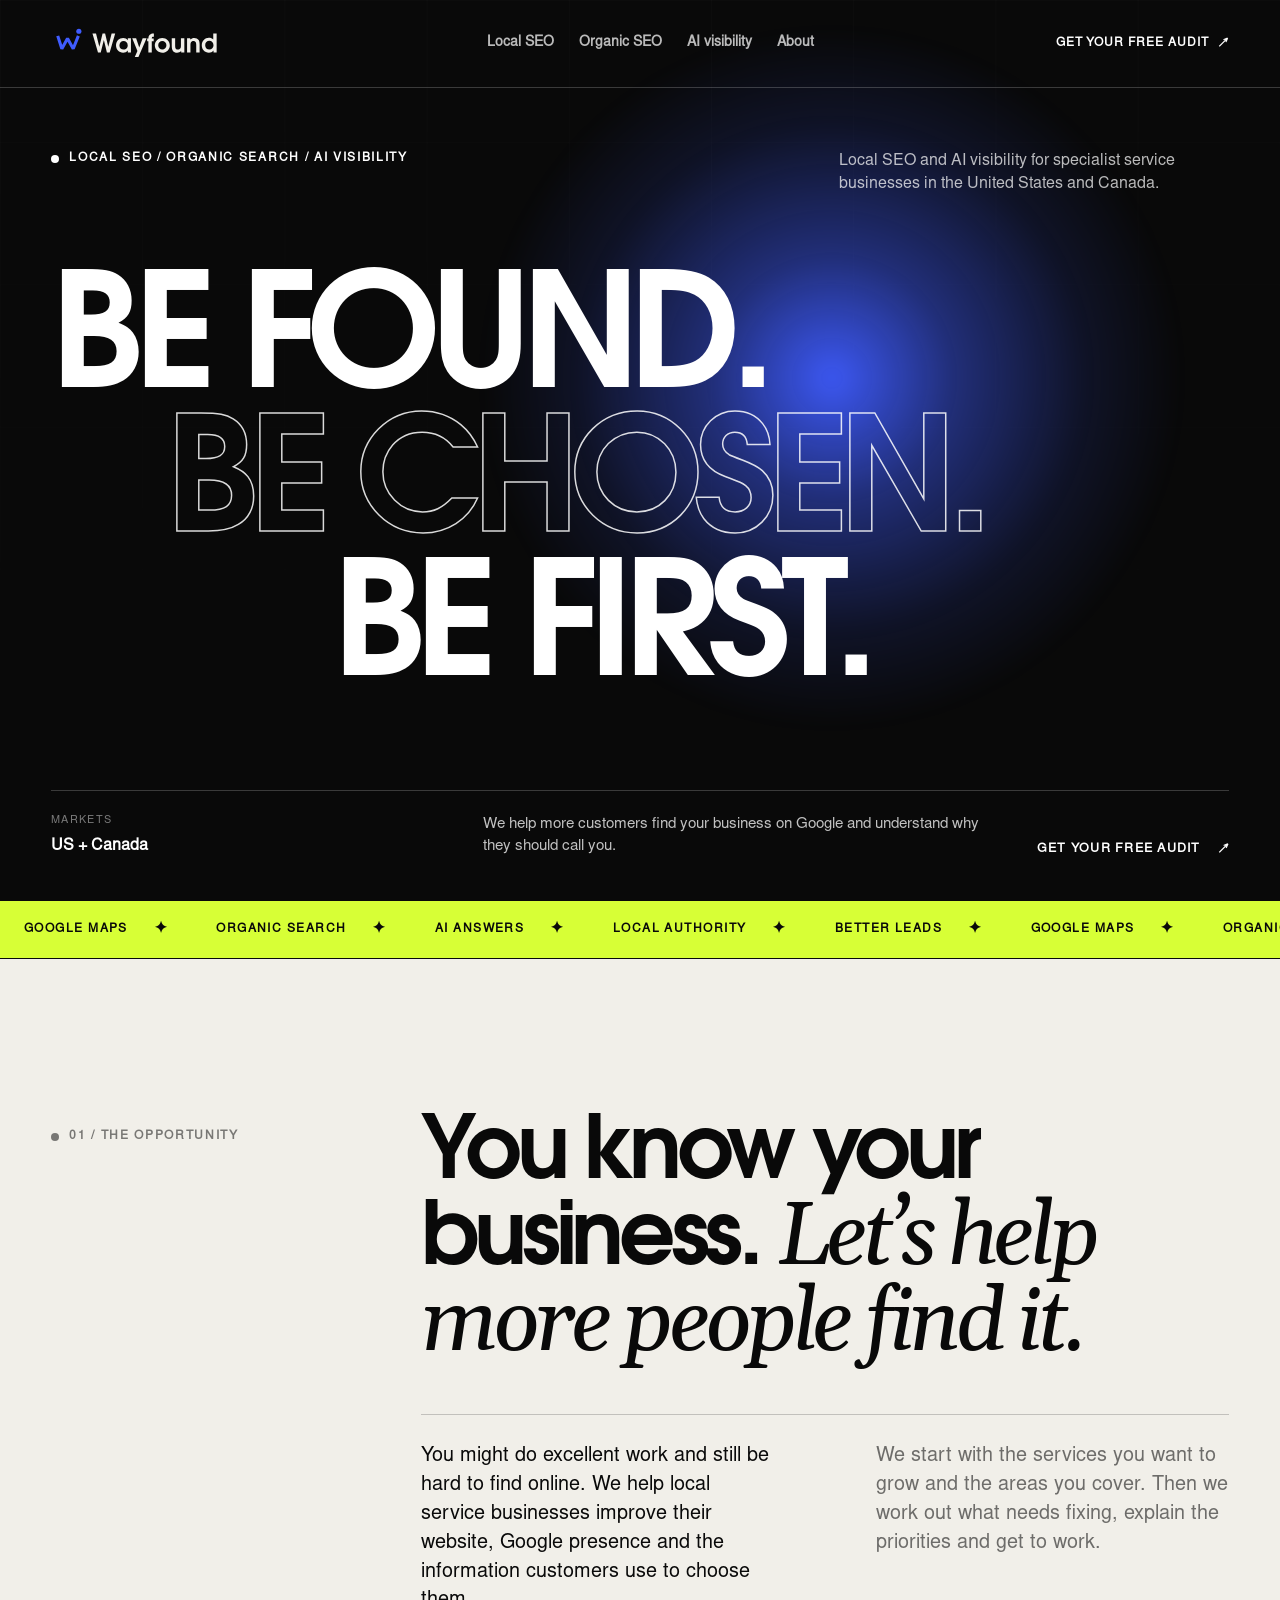
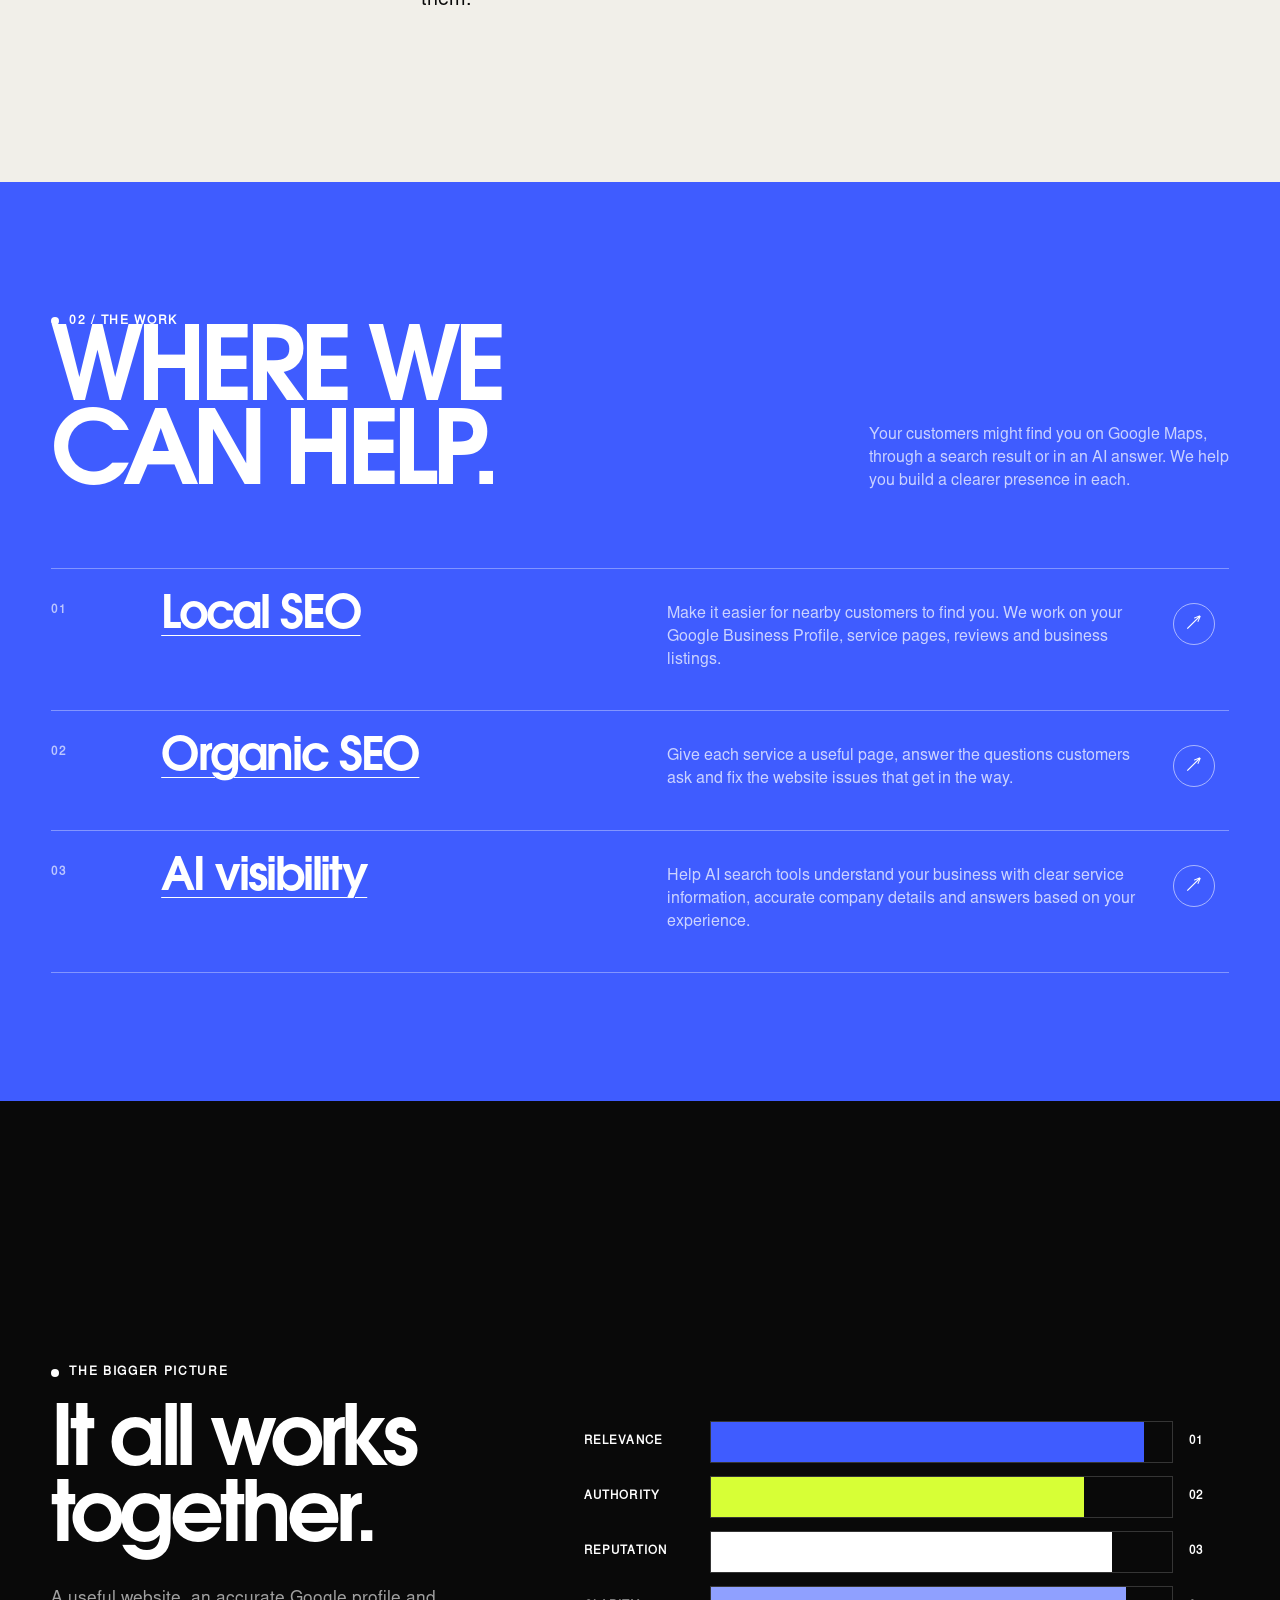
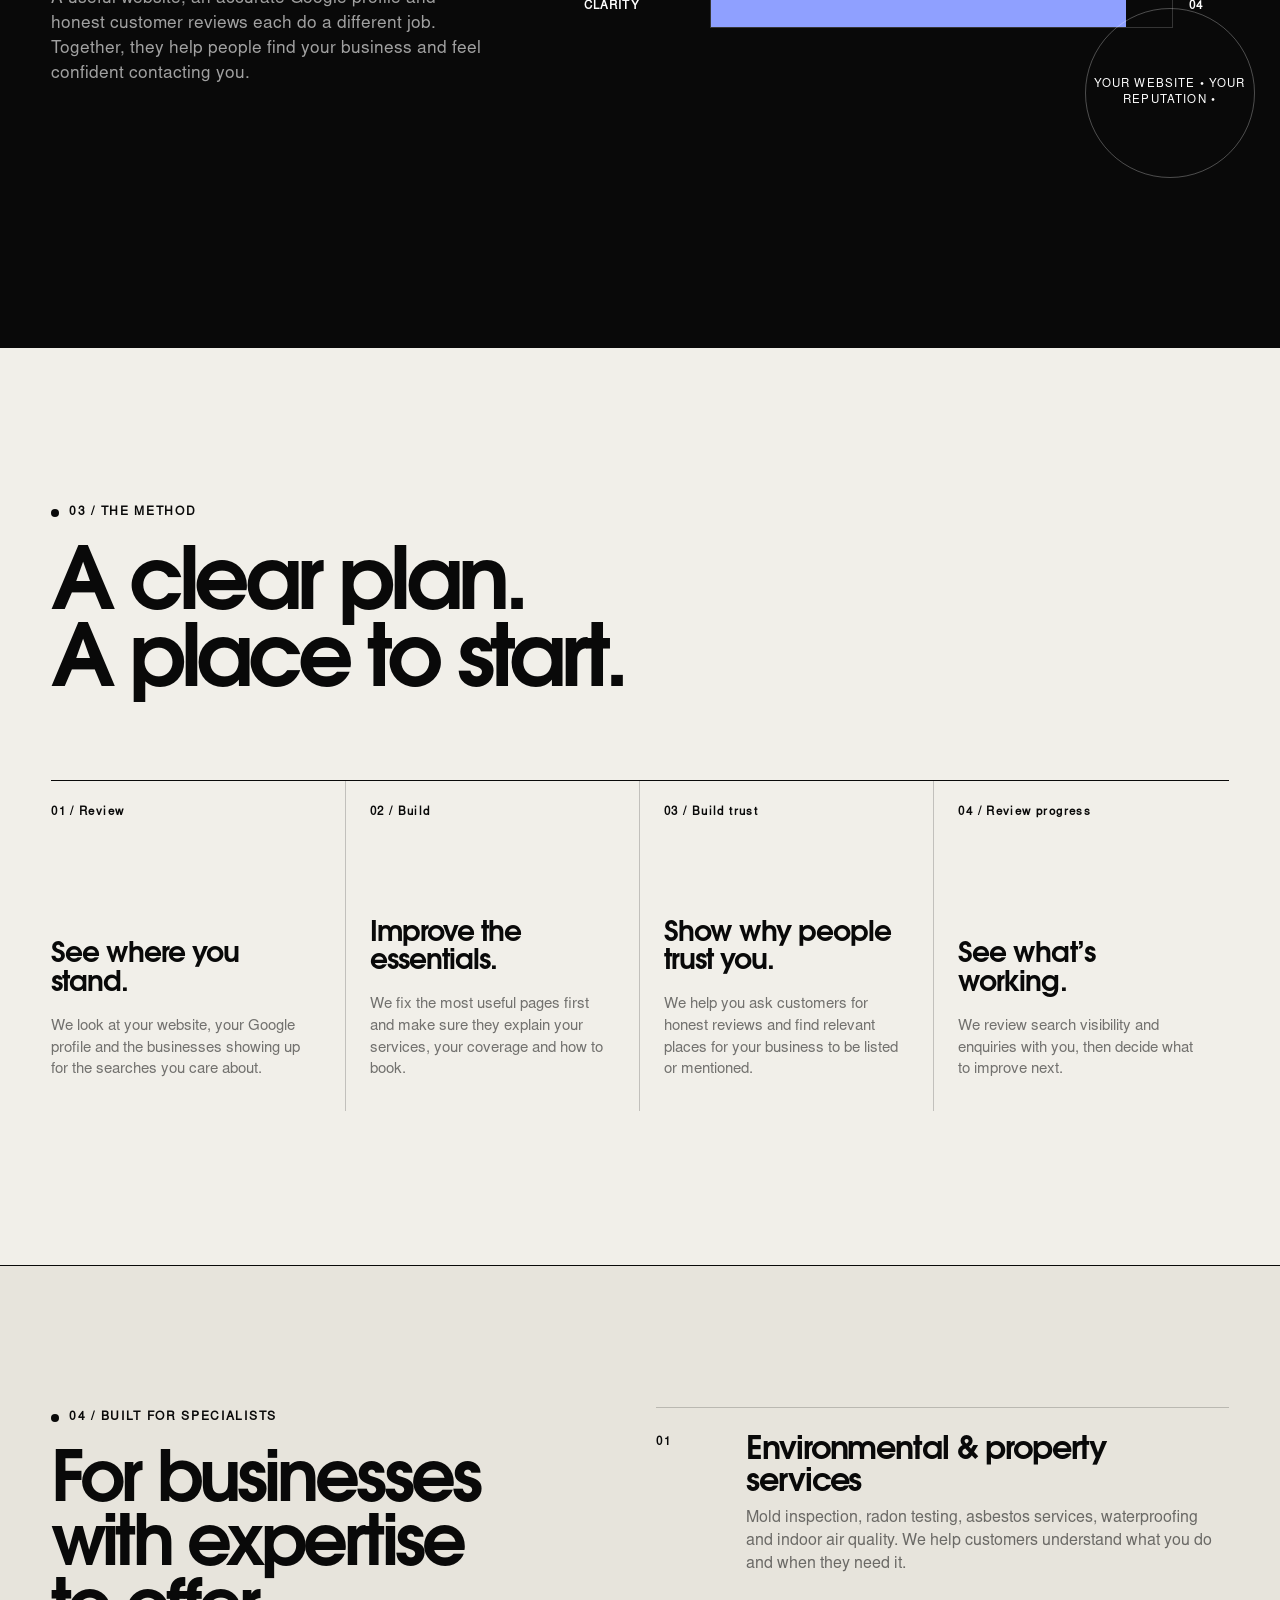
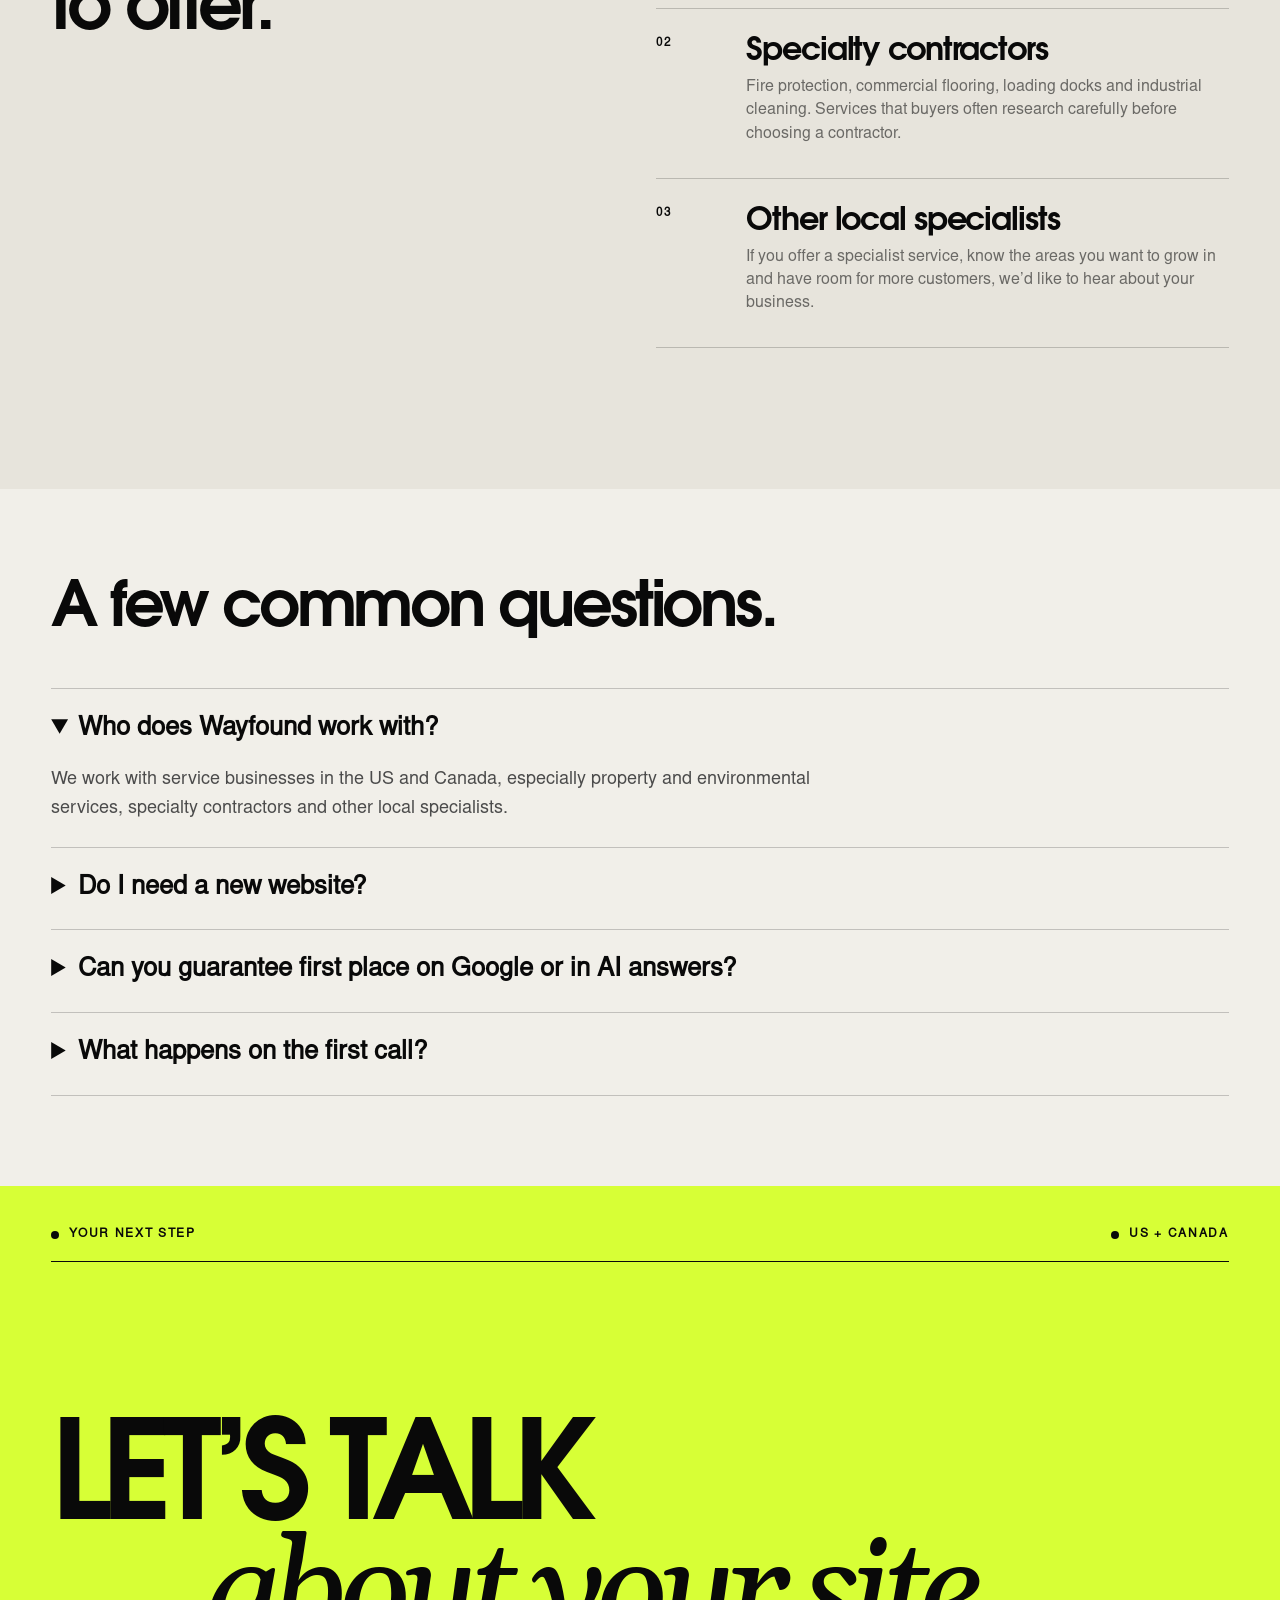
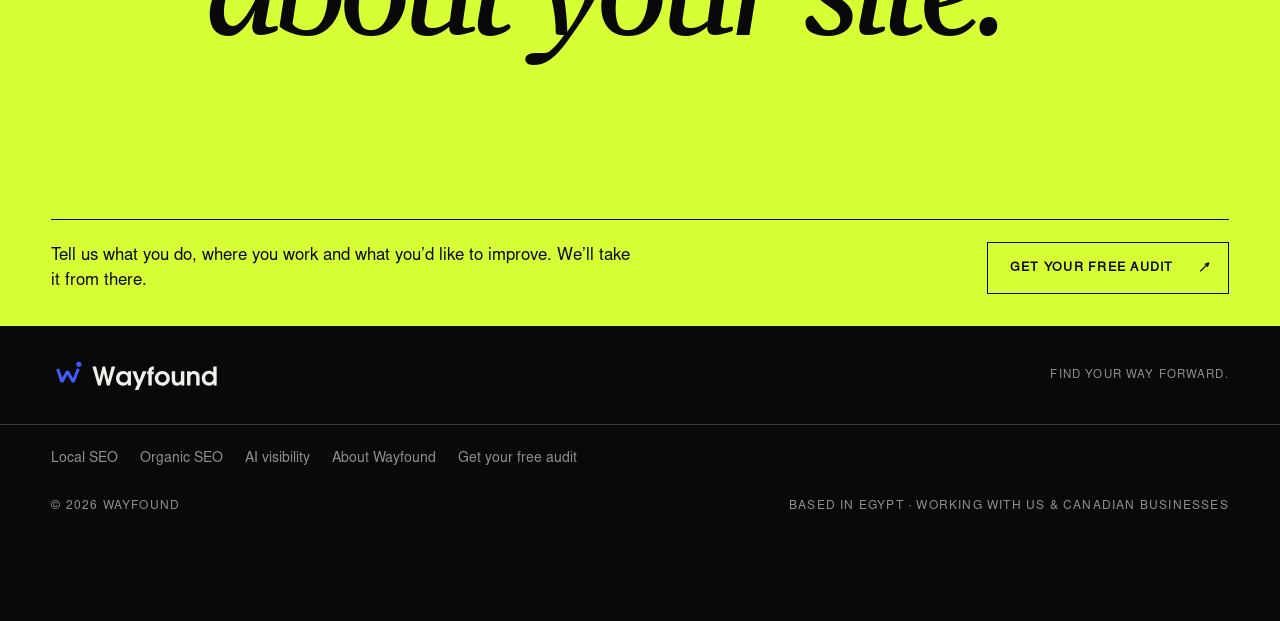
<file: index.html>
<!doctype html><html lang="en"><head><meta charset="utf-8"><meta name="viewport" content="width=device-width, initial-scale=1, viewport-fit=cover"><title>Local SEO &amp; AI Visibility for Service Businesses | Wayfound</title><meta name="description" content="Wayfound helps US and Canadian service businesses improve local SEO, Google Maps visibility and AI search presence. Get your free audit."><link rel="canonical" href="https://wayfoundone.com/"><meta name="theme-color" content="#090909"><meta property="og:type" content="website"><meta property="og:site_name" content="Wayfound"><meta property="og:title" content="Local SEO &amp; AI Visibility for Service Businesses | Wayfound"><meta property="og:description" content="Wayfound helps US and Canadian service businesses improve local SEO, Google Maps visibility and AI search presence. Get your free audit."><meta property="og:url" content="https://wayfoundone.com/"><link rel="icon" type="image/svg+xml" href="/favicon.svg"><link rel="preload" href="/urw-gothic-demi.woff2" as="font" type="font/woff2" crossorigin><link rel="stylesheet" href="/style.css"><script type="application/ld+json">{"@context": "https://schema.org", "@graph": [{"@type": "Organization", "@id": "https://wayfoundone.com/#organization", "name": "Wayfound", "url": "https://wayfoundone.com/", "description": "Independent SEO and AI visibility agency based in Egypt, serving US and Canadian service businesses.", "areaServed": [{"@type": "Country", "name": "United States"}, {"@type": "Country", "name": "Canada"}]}, {"@type": "WebSite", "@id": "https://wayfoundone.com/#website", "url": "https://wayfoundone.com/", "name": "Wayfound", "publisher": {"@id": "https://wayfoundone.com/#organization"}}, {"@type": "WebPage", "@id": "https://wayfoundone.com/#webpage", "url": "https://wayfoundone.com/", "name": "Local SEO & AI Visibility for Service Businesses | Wayfound", "description": "Wayfound helps US and Canadian service businesses improve local SEO, Google Maps visibility and AI search presence. Get your free audit.", "isPartOf": {"@id": "https://wayfoundone.com/#website"}}]}</script></head><body class="has-sticky"><a class="skip-link" href="#main">Skip to content</a><nav class="nav" id="nav" aria-label="Primary navigation"><div class="wrap nav-inner"><a class="wordmark" href="/" aria-label="Wayfound home"><svg class="brand-logo" xmlns="http://www.w3.org/2000/svg" viewBox="0 0 378.1 78" role="img" aria-label="Wayfound"><g transform="translate(6 10)" color="#3f5cff"><path d="M7 15 15 40 26 20 37 40 47 15" fill="none" stroke="currentColor" stroke-width="6" stroke-linejoin="bevel"/><circle cx="48" cy="6" r="5" fill="currentColor"/></g><path d="M91.088 57.0H96.434L102.473 32.7945L108.3635 57.0H113.759L124.451 20.4195H117.521L111.0365 45.9615L104.8985 20.4195H99.9485L93.7115 45.9615L87.2765 20.4195H80.3465ZM154.9925 29.576999999999998H148.95350000000002V33.239999999999995C146.6765 30.220499999999998 143.954 28.9335 139.994 28.9335C131.876 28.9335 126.03500000000001 35.022 126.03500000000001 43.3875C126.03500000000001 51.653999999999996 131.8265 57.6435 139.84550000000002 57.6435C143.7065 57.6435 146.33 56.4555 148.95350000000002 53.436V57.0H154.9925ZM140.687 34.9725C145.3895 34.9725 148.7555 38.486999999999995 148.7555 43.4865C148.7555 45.466499999999996 147.9635 47.7435 146.77550000000002 49.1295C145.43900000000002 50.763 143.31050000000002 51.6045 140.786 51.6045C135.98450000000003 51.6045 132.668 48.3375 132.668 43.536C132.668 38.536500000000004 135.98450000000003 34.9725 140.687 34.9725ZM162.41750000000002 66.1575H169.49600000000004L185.336 29.576999999999998H177.71300000000002L171.12950000000004 47.3475L165.04100000000003 29.576999999999998H157.51700000000002L167.56550000000004 54.426ZM188.80100000000004 57.0H195.38450000000003V35.5665H199.09700000000004V30.072H195.38450000000003C195.43400000000003 27.5475 196.27550000000002 26.755499999999998 198.89900000000003 26.755499999999998H199.49300000000002V20.518499999999996C198.70100000000002 20.4195 198.35450000000003 20.4195 197.85950000000003 20.4195C194.98850000000004 20.4195 192.66200000000003 21.458999999999996 190.97900000000004 23.488500000000002C189.64250000000004 25.072499999999998 189.14750000000004 26.656499999999998 188.80100000000004 30.072H186.42500000000004V35.5665H188.80100000000004ZM215.77850000000004 28.9335C207.80900000000005 28.9335 201.27500000000006 35.418 201.27500000000006 43.2885C201.27500000000006 51.2085 207.80900000000005 57.6435 215.82800000000006 57.6435C223.79750000000004 57.6435 230.43050000000005 51.2085 230.43050000000005 43.4865C230.43050000000005 35.319 224.04500000000004 28.9335 215.77850000000004 28.9335ZM215.82800000000006 34.9725C220.23350000000005 34.9725 223.79750000000004 38.685 223.79750000000004 43.2885C223.79750000000004 47.891999999999996 220.23350000000005 51.6045 215.87750000000005 51.6045C211.42250000000004 51.6045 207.90800000000004 47.891999999999996 207.90800000000004 43.189499999999995C207.90800000000004 38.685 211.47200000000004 34.9725 215.82800000000006 34.9725ZM258.54650000000004 29.576999999999998H251.96300000000005V42.4965C251.96300000000005 46.1595 251.71550000000005 47.891999999999996 250.92350000000005 49.08C249.98300000000006 50.713499999999996 248.15150000000006 51.6045 245.92400000000006 51.6045C244.24100000000004 51.6045 242.95400000000006 51.06 242.06300000000005 49.872C241.12250000000006 48.684 240.72650000000004 46.704 240.72650000000004 42.9915V29.576999999999998H234.14300000000006V44.2785C234.14300000000006 48.9315 234.68750000000006 51.357 236.22200000000007 53.5845C238.05350000000004 56.208 240.97400000000005 57.6435 244.58750000000006 57.6435C247.90400000000005 57.6435 249.93350000000007 56.802 252.45800000000006 54.3765V57.0H258.54650000000004ZM263.8430000000001 57.0H270.4265000000001V44.0805C270.4265000000001 40.417500000000004 270.6740000000001 38.8335 271.5155000000001 37.497C272.55500000000006 35.8635 274.23800000000006 34.9725 276.3665000000001 34.9725C278.09900000000005 34.9725 279.43550000000005 35.5665 280.32650000000007 36.705C281.2175000000001 37.893 281.61350000000004 39.9225 281.61350000000004 43.585499999999996V57.0H288.19700000000006V42.2985C288.19700000000006 37.397999999999996 287.70200000000006 35.022 286.2170000000001 32.8935C284.43500000000006 30.319499999999998 281.4650000000001 28.9335 277.65350000000007 28.9335C274.48550000000006 28.9335 272.3570000000001 29.8245 269.9315000000001 32.2005V29.576999999999998H263.8430000000001ZM321.21350000000007 20.4195H314.63000000000005V32.0025C312.69950000000006 29.874 309.53150000000005 28.587 306.11600000000004 28.587C298.39400000000006 28.587 292.3550000000001 35.022 292.3550000000001 43.239C292.3550000000001 51.4065 298.2950000000001 57.6435 306.11600000000004 57.6435C309.8285000000001 57.6435 312.5015000000001 56.406 315.1745000000001 53.436V57.0H321.21350000000007ZM307.00700000000006 34.626C311.61050000000006 34.626 315.12500000000006 38.289 315.12500000000006 43.14C315.12500000000006 47.891999999999996 311.61050000000006 51.6045 307.1555000000001 51.6045C302.5520000000001 51.6045 298.98800000000006 47.8425 298.98800000000006 42.942C298.98800000000006 38.2395 302.50250000000005 34.626 307.00700000000006 34.626Z" fill="#f1efe9"/></svg></a><div class="nav-links" id="nav-links"><a href="/local-seo">Local SEO</a><a href="/organic-seo">Organic SEO</a><a href="/ai-visibility">AI visibility</a><a href="/about">About</a><a class="contact-button" href="/book">Get your free audit <span aria-hidden="true">↗</span></a></div><a class="nav-cta" href="/book">Get your free audit <span aria-hidden="true">↗</span></a><button class="menu-button" type="button" aria-expanded="false" aria-controls="nav-links">Menu</button></div></nav><main id="main">
<section class="hero"><div class="hero-glow"></div><div class="wrap hero-inner">
<div class="hero-top"><span class="label">Local SEO / Organic search / AI visibility</span><p>Local SEO and AI visibility for specialist service businesses in the United States and Canada.</p></div>
<h1 class="hero-title"><span>Be found.</span><span class="line-2">Be chosen.</span><span class="line-3">Be first.</span></h1>
<div class="hero-bottom"><div><small>Markets</small><strong>US + Canada</strong></div><p>We help more customers find your business on Google and understand why they should call you.</p><a class="arrow-link" href="/book">Get your free audit <span aria-hidden="true">↗</span></a></div>
</div></section>
<div class="ticker"><div class="ticker-track"><span>Google Maps</span><span>Organic search</span><span>AI answers</span><span>Local authority</span><span>Better leads</span><span>Google Maps</span><span>Organic search</span><span>AI answers</span><span>Local authority</span><span>Better leads</span></div></div>
<section class="intro"><div class="wrap section-grid"><div class="section-kicker"><span class="label">01 / The opportunity</span></div><div><h2>You know your business. <em>Let’s help more people find it.</em></h2><div class="intro-copy"><p>You might do excellent work and still be hard to find online. We help local service businesses improve their website, Google presence and the information customers use to choose them.</p><p>We start with the services you want to grow and the areas you cover. Then we work out what needs fixing, explain the priorities and get to work.</p></div></div></div></section>
<section class="work"><div class="wrap"><div class="work-head"><div><span class="label">02 / The work</span><h2>Where we<br>can help.</h2></div><p>Your customers might find you on Google Maps, through a search result or in an AI answer. We help you build a clearer presence in each.</p></div><div class="service-list">
<article class="service"><span class="service-num">01</span><h3><a href="/local-seo">Local SEO</a></h3><p>Make it easier for nearby customers to find you. We work on your Google Business Profile, service pages, reviews and business listings.</p><span class="service-icon">↗</span></article>
<article class="service"><span class="service-num">02</span><h3><a href="/organic-seo">Organic SEO</a></h3><p>Give each service a useful page, answer the questions customers ask and fix the website issues that get in the way.</p><span class="service-icon">↗</span></article>
<article class="service"><span class="service-num">03</span><h3><a href="/ai-visibility">AI visibility</a></h3><p>Help AI search tools understand your business with clear service information, accurate company details and answers based on your experience.</p><span class="service-icon">↗</span></article></div></div></section>
<section class="signal"><div class="wrap signal-grid"><div class="signal-copy"><span class="label">The bigger picture</span><h2>It all works together.</h2><p>A useful website, an accurate Google profile and honest customer reviews each do a different job. Together, they help people find your business and feel confident contacting you.</p></div><div class="signal-visual"><div class="signal-row"><span>Relevance</span><div class="bar"><i style="--w:94%"></i></div><span>01</span></div><div class="signal-row"><span>Authority</span><div class="bar"><i style="--w:81%"></i></div><span>02</span></div><div class="signal-row"><span>Reputation</span><div class="bar"><i style="--w:87%"></i></div><span>03</span></div><div class="signal-row"><span>Clarity</span><div class="bar"><i style="--w:90%"></i></div><span>04</span></div><div class="signal-note">Your website • your reputation •</div></div></div></section>
<section class="method"><div class="wrap"><span class="label">03 / The method</span><h2>A clear plan.<br>A place to start.</h2><div class="steps">
<article class="step"><span class="step-num">01 / Review</span><h3>See where you stand.</h3><p>We look at your website, your Google profile and the businesses showing up for the searches you care about.</p></article>
<article class="step"><span class="step-num">02 / Build</span><h3>Improve the essentials.</h3><p>We fix the most useful pages first and make sure they explain your services, your coverage and how to book.</p></article>
<article class="step"><span class="step-num">03 / Build trust</span><h3>Show why people trust you.</h3><p>We help you ask customers for honest reviews and find relevant places for your business to be listed or mentioned.</p></article>
<article class="step"><span class="step-num">04 / Review progress</span><h3>See what’s working.</h3><p>We review search visibility and enquiries with you, then decide what to improve next.</p></article></div></div></section>
<section class="fit"><div class="wrap fit-grid"><div><span class="label">04 / Built for specialists</span><h2>For businesses with expertise to offer.</h2></div><div>
<article class="sector"><strong>01</strong><div><h3>Environmental &amp; property services</h3><p>Mold inspection, radon testing, asbestos services, waterproofing and indoor air quality. We help customers understand what you do and when they need it.</p></div></article>
<article class="sector"><strong>02</strong><div><h3>Specialty contractors</h3><p>Fire protection, commercial flooring, loading docks and industrial cleaning. Services that buyers often research carefully before choosing a contractor.</p></div></article>
<article class="sector"><strong>03</strong><div><h3>Other local specialists</h3><p>If you offer a specialist service, know the areas you want to grow in and have room for more customers, we’d like to hear about your business.</p></div></article></div></div></section>
<section class="faq"><div class="wrap"><h2>A few common questions.</h2>
<details open><summary>Who does Wayfound work with?</summary><p>We work with service businesses in the US and Canada, especially property and environmental services, specialty contractors and other local specialists.</p></details>
<details><summary>Do I need a new website?</summary><p>Often, no. We’ll look at your current site first and explain what can be improved.</p></details>
<details><summary>Can you guarantee first place on Google or in AI answers?</summary><p>No. Rankings depend on your market, location, competitors and the search engine itself.</p></details>
<details><summary>What happens on the first call?</summary><p>We’ll ask about your business, the work you want more of and what you’ve tried so far.</p></details></div></section>
<section class="contact"><div class="wrap"><div class="contact-top"><span class="label">Your next step</span><span class="label">US + Canada</span></div><div class="contact-main"><h2>Let’s talk<br><span>about your site.</span></h2></div><div class="contact-row"><p>Tell us what you do, where you work and what you’d like to improve. We’ll take it from there.</p><a class="contact-button" href="/book">Get your free audit <span aria-hidden="true">↗</span></a></div></div></section>
</main><footer class="footer"><div class="wrap footer-brand"><a class="wordmark" href="/" aria-label="Wayfound home"><svg class="brand-logo" xmlns="http://www.w3.org/2000/svg" viewBox="0 0 378.1 78" role="img" aria-label="Wayfound"><g transform="translate(6 10)" color="#3f5cff"><path d="M7 15 15 40 26 20 37 40 47 15" fill="none" stroke="currentColor" stroke-width="6" stroke-linejoin="bevel"/><circle cx="48" cy="6" r="5" fill="currentColor"/></g><path d="M91.088 57.0H96.434L102.473 32.7945L108.3635 57.0H113.759L124.451 20.4195H117.521L111.0365 45.9615L104.8985 20.4195H99.9485L93.7115 45.9615L87.2765 20.4195H80.3465ZM154.9925 29.576999999999998H148.95350000000002V33.239999999999995C146.6765 30.220499999999998 143.954 28.9335 139.994 28.9335C131.876 28.9335 126.03500000000001 35.022 126.03500000000001 43.3875C126.03500000000001 51.653999999999996 131.8265 57.6435 139.84550000000002 57.6435C143.7065 57.6435 146.33 56.4555 148.95350000000002 53.436V57.0H154.9925ZM140.687 34.9725C145.3895 34.9725 148.7555 38.486999999999995 148.7555 43.4865C148.7555 45.466499999999996 147.9635 47.7435 146.77550000000002 49.1295C145.43900000000002 50.763 143.31050000000002 51.6045 140.786 51.6045C135.98450000000003 51.6045 132.668 48.3375 132.668 43.536C132.668 38.536500000000004 135.98450000000003 34.9725 140.687 34.9725ZM162.41750000000002 66.1575H169.49600000000004L185.336 29.576999999999998H177.71300000000002L171.12950000000004 47.3475L165.04100000000003 29.576999999999998H157.51700000000002L167.56550000000004 54.426ZM188.80100000000004 57.0H195.38450000000003V35.5665H199.09700000000004V30.072H195.38450000000003C195.43400000000003 27.5475 196.27550000000002 26.755499999999998 198.89900000000003 26.755499999999998H199.49300000000002V20.518499999999996C198.70100000000002 20.4195 198.35450000000003 20.4195 197.85950000000003 20.4195C194.98850000000004 20.4195 192.66200000000003 21.458999999999996 190.97900000000004 23.488500000000002C189.64250000000004 25.072499999999998 189.14750000000004 26.656499999999998 188.80100000000004 30.072H186.42500000000004V35.5665H188.80100000000004ZM215.77850000000004 28.9335C207.80900000000005 28.9335 201.27500000000006 35.418 201.27500000000006 43.2885C201.27500000000006 51.2085 207.80900000000005 57.6435 215.82800000000006 57.6435C223.79750000000004 57.6435 230.43050000000005 51.2085 230.43050000000005 43.4865C230.43050000000005 35.319 224.04500000000004 28.9335 215.77850000000004 28.9335ZM215.82800000000006 34.9725C220.23350000000005 34.9725 223.79750000000004 38.685 223.79750000000004 43.2885C223.79750000000004 47.891999999999996 220.23350000000005 51.6045 215.87750000000005 51.6045C211.42250000000004 51.6045 207.90800000000004 47.891999999999996 207.90800000000004 43.189499999999995C207.90800000000004 38.685 211.47200000000004 34.9725 215.82800000000006 34.9725ZM258.54650000000004 29.576999999999998H251.96300000000005V42.4965C251.96300000000005 46.1595 251.71550000000005 47.891999999999996 250.92350000000005 49.08C249.98300000000006 50.713499999999996 248.15150000000006 51.6045 245.92400000000006 51.6045C244.24100000000004 51.6045 242.95400000000006 51.06 242.06300000000005 49.872C241.12250000000006 48.684 240.72650000000004 46.704 240.72650000000004 42.9915V29.576999999999998H234.14300000000006V44.2785C234.14300000000006 48.9315 234.68750000000006 51.357 236.22200000000007 53.5845C238.05350000000004 56.208 240.97400000000005 57.6435 244.58750000000006 57.6435C247.90400000000005 57.6435 249.93350000000007 56.802 252.45800000000006 54.3765V57.0H258.54650000000004ZM263.8430000000001 57.0H270.4265000000001V44.0805C270.4265000000001 40.417500000000004 270.6740000000001 38.8335 271.5155000000001 37.497C272.55500000000006 35.8635 274.23800000000006 34.9725 276.3665000000001 34.9725C278.09900000000005 34.9725 279.43550000000005 35.5665 280.32650000000007 36.705C281.2175000000001 37.893 281.61350000000004 39.9225 281.61350000000004 43.585499999999996V57.0H288.19700000000006V42.2985C288.19700000000006 37.397999999999996 287.70200000000006 35.022 286.2170000000001 32.8935C284.43500000000006 30.319499999999998 281.4650000000001 28.9335 277.65350000000007 28.9335C274.48550000000006 28.9335 272.3570000000001 29.8245 269.9315000000001 32.2005V29.576999999999998H263.8430000000001ZM321.21350000000007 20.4195H314.63000000000005V32.0025C312.69950000000006 29.874 309.53150000000005 28.587 306.11600000000004 28.587C298.39400000000006 28.587 292.3550000000001 35.022 292.3550000000001 43.239C292.3550000000001 51.4065 298.2950000000001 57.6435 306.11600000000004 57.6435C309.8285000000001 57.6435 312.5015000000001 56.406 315.1745000000001 53.436V57.0H321.21350000000007ZM307.00700000000006 34.626C311.61050000000006 34.626 315.12500000000006 38.289 315.12500000000006 43.14C315.12500000000006 47.891999999999996 311.61050000000006 51.6045 307.1555000000001 51.6045C302.5520000000001 51.6045 298.98800000000006 47.8425 298.98800000000006 42.942C298.98800000000006 38.2395 302.50250000000005 34.626 307.00700000000006 34.626Z" fill="#f1efe9"/></svg></a><span>Find your way forward.</span></div><div class="wrap"><div class="footer-links"><a href="/local-seo">Local SEO</a><a href="/organic-seo">Organic SEO</a><a href="/ai-visibility">AI visibility</a><a href="/about">About Wayfound</a><a href="/book">Get your free audit</a></div></div><div class="wrap footer-bottom"><span>© 2026 Wayfound</span><span>Based in Egypt · Working with US &amp; Canadian businesses</span></div></footer><div class="sticky-cta" id="sticky-cta" role="region" aria-label="Free audit"><p>Free audit call. No obligation.</p><a href="/book">Get your free audit <span aria-hidden="true">↗</span></a></div><script src="/site-config.js"></script><script src="/site.js" defer></script></body></html>
</file>
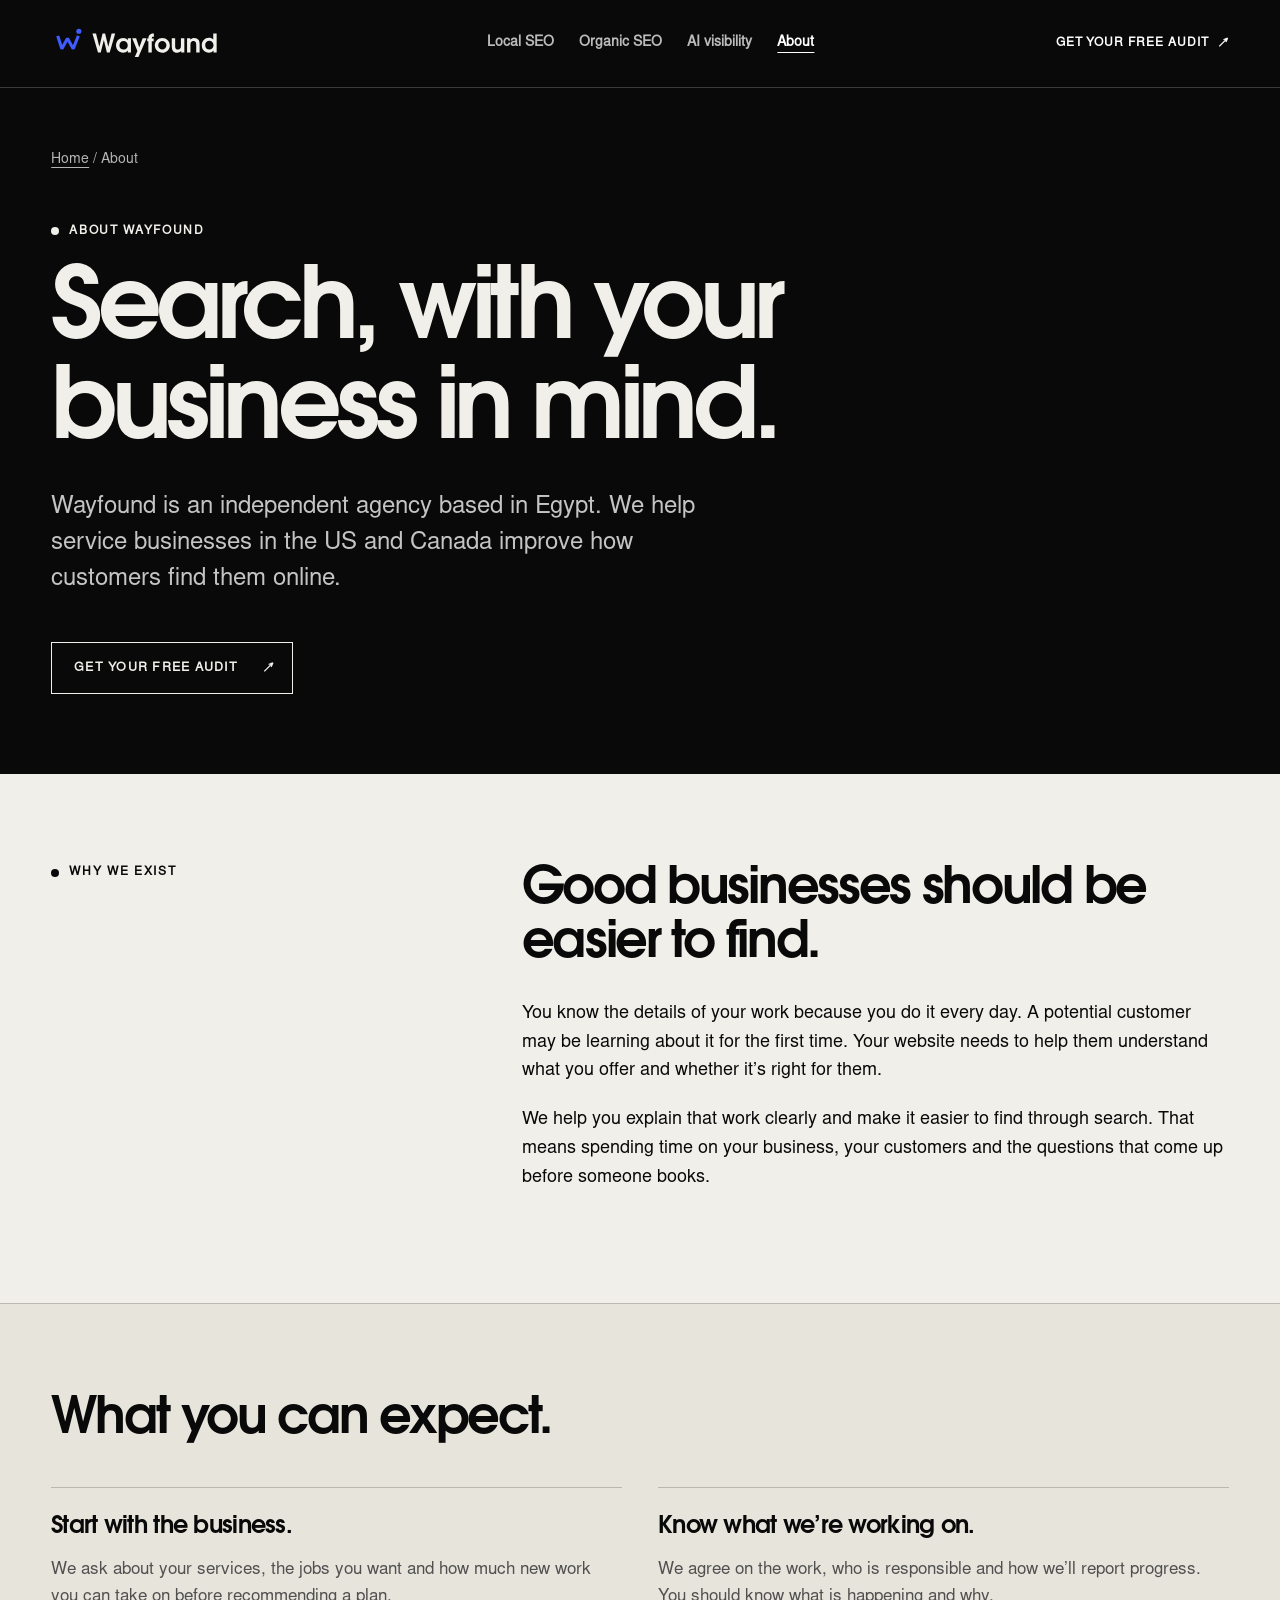
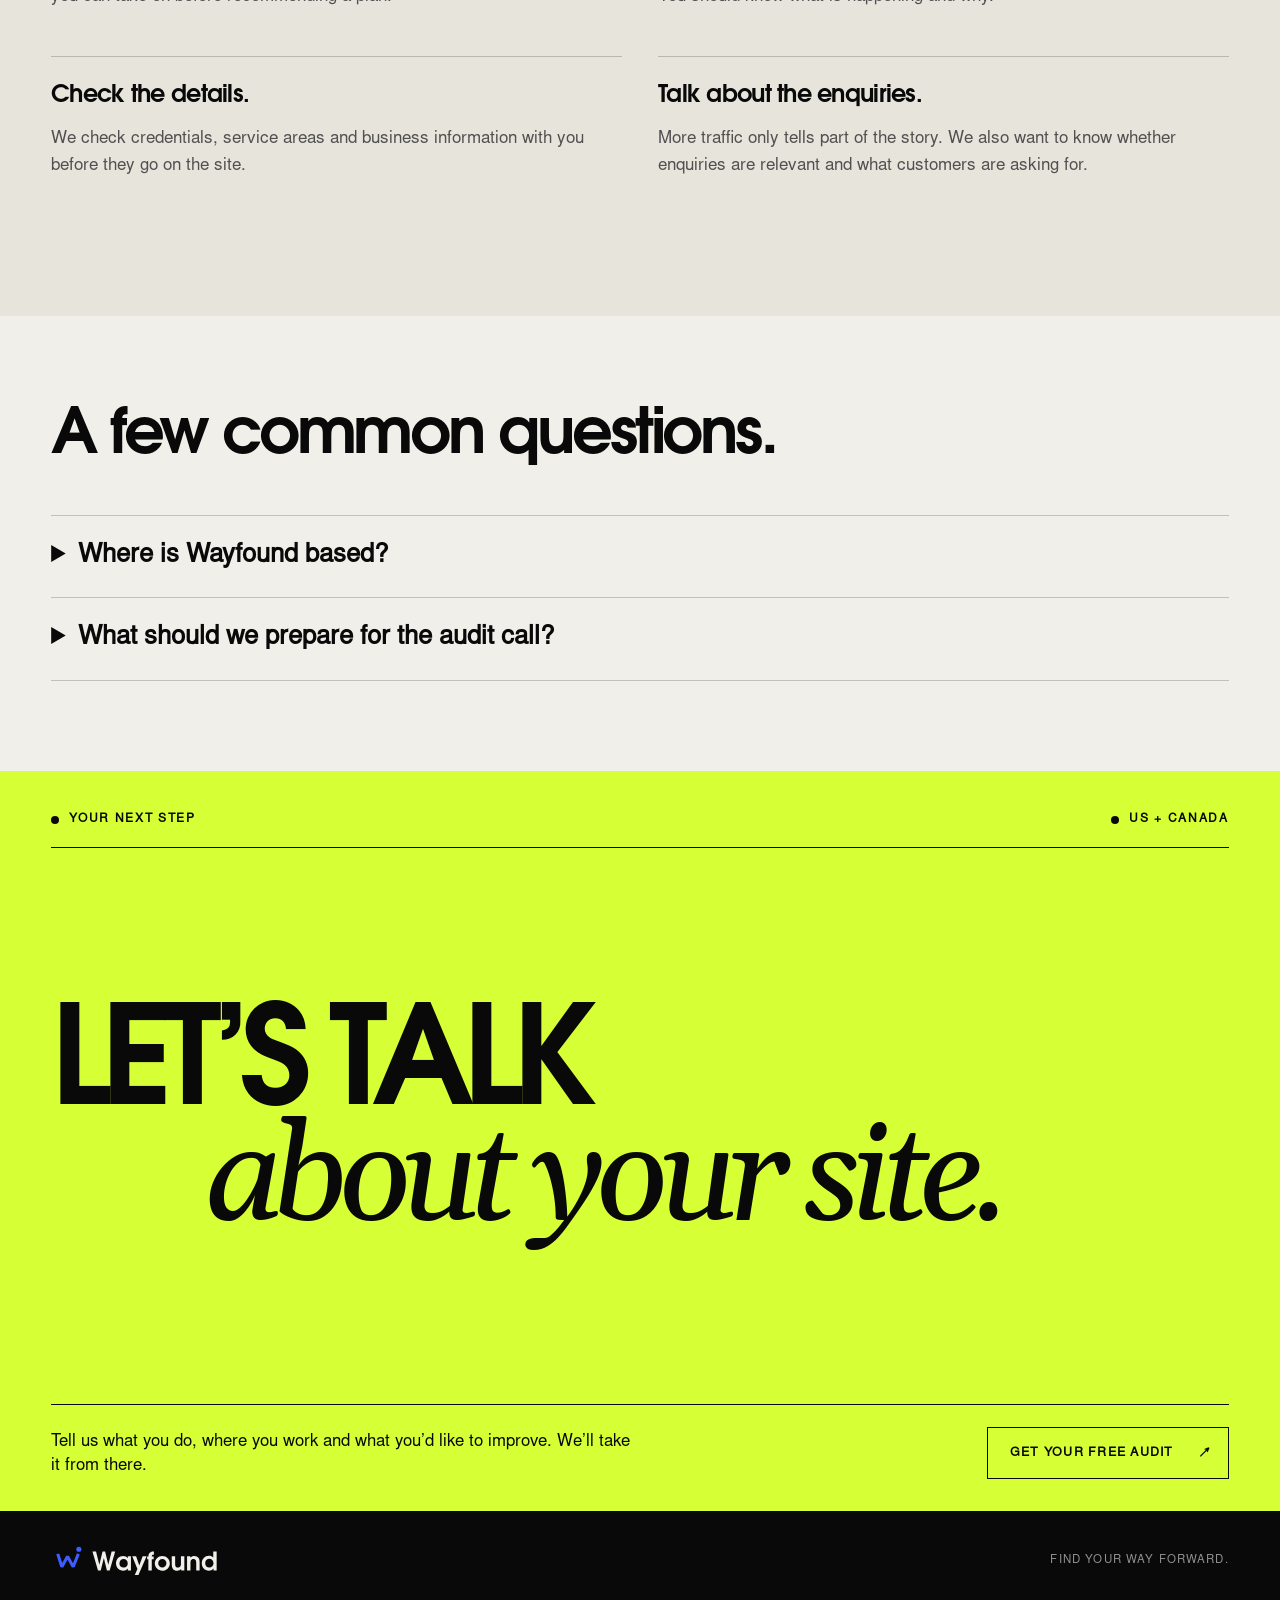
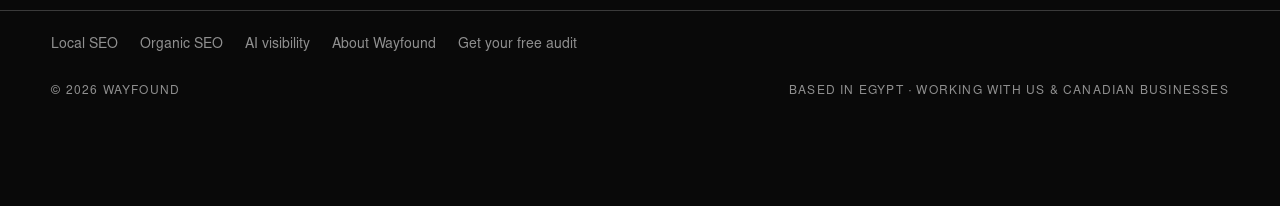
<file: about.html>
<!doctype html><html lang="en"><head><meta charset="utf-8"><meta name="viewport" content="width=device-width, initial-scale=1, viewport-fit=cover"><title>About Wayfound | Independent Search Agency</title><meta name="description" content="Meet Wayfound, an independent search agency based in Egypt and focused on local SEO, organic search and AI visibility for US and Canadian service businesses."><link rel="canonical" href="https://wayfoundone.com/about"><meta name="theme-color" content="#090909"><meta property="og:type" content="website"><meta property="og:site_name" content="Wayfound"><meta property="og:title" content="About Wayfound | Independent Search Agency"><meta property="og:description" content="Meet Wayfound, an independent search agency based in Egypt and focused on local SEO, organic search and AI visibility for US and Canadian service businesses."><meta property="og:url" content="https://wayfoundone.com/about"><link rel="icon" type="image/svg+xml" href="/favicon.svg"><link rel="preload" href="/urw-gothic-demi.woff2" as="font" type="font/woff2" crossorigin><link rel="stylesheet" href="/style.css"><script type="application/ld+json">{"@context": "https://schema.org", "@graph": [{"@type": "Organization", "@id": "https://wayfoundone.com/#organization", "name": "Wayfound", "url": "https://wayfoundone.com/", "description": "Independent SEO and AI visibility agency based in Egypt, serving US and Canadian service businesses.", "areaServed": [{"@type": "Country", "name": "United States"}, {"@type": "Country", "name": "Canada"}]}, {"@type": "WebSite", "@id": "https://wayfoundone.com/#website", "url": "https://wayfoundone.com/", "name": "Wayfound", "publisher": {"@id": "https://wayfoundone.com/#organization"}}, {"@type": "WebPage", "@id": "https://wayfoundone.com/about#webpage", "url": "https://wayfoundone.com/about", "name": "About Wayfound | Independent Search Agency", "description": "Meet Wayfound, an independent search agency based in Egypt and focused on local SEO, organic search and AI visibility for US and Canadian service businesses.", "isPartOf": {"@id": "https://wayfoundone.com/#website"}}]}</script></head><body class="has-sticky"><a class="skip-link" href="#main">Skip to content</a><nav class="nav" id="nav" aria-label="Primary navigation"><div class="wrap nav-inner"><a class="wordmark" href="/" aria-label="Wayfound home"><svg class="brand-logo" xmlns="http://www.w3.org/2000/svg" viewBox="0 0 378.1 78" role="img" aria-label="Wayfound"><g transform="translate(6 10)" color="#3f5cff"><path d="M7 15 15 40 26 20 37 40 47 15" fill="none" stroke="currentColor" stroke-width="6" stroke-linejoin="bevel"/><circle cx="48" cy="6" r="5" fill="currentColor"/></g><path d="M91.088 57.0H96.434L102.473 32.7945L108.3635 57.0H113.759L124.451 20.4195H117.521L111.0365 45.9615L104.8985 20.4195H99.9485L93.7115 45.9615L87.2765 20.4195H80.3465ZM154.9925 29.576999999999998H148.95350000000002V33.239999999999995C146.6765 30.220499999999998 143.954 28.9335 139.994 28.9335C131.876 28.9335 126.03500000000001 35.022 126.03500000000001 43.3875C126.03500000000001 51.653999999999996 131.8265 57.6435 139.84550000000002 57.6435C143.7065 57.6435 146.33 56.4555 148.95350000000002 53.436V57.0H154.9925ZM140.687 34.9725C145.3895 34.9725 148.7555 38.486999999999995 148.7555 43.4865C148.7555 45.466499999999996 147.9635 47.7435 146.77550000000002 49.1295C145.43900000000002 50.763 143.31050000000002 51.6045 140.786 51.6045C135.98450000000003 51.6045 132.668 48.3375 132.668 43.536C132.668 38.536500000000004 135.98450000000003 34.9725 140.687 34.9725ZM162.41750000000002 66.1575H169.49600000000004L185.336 29.576999999999998H177.71300000000002L171.12950000000004 47.3475L165.04100000000003 29.576999999999998H157.51700000000002L167.56550000000004 54.426ZM188.80100000000004 57.0H195.38450000000003V35.5665H199.09700000000004V30.072H195.38450000000003C195.43400000000003 27.5475 196.27550000000002 26.755499999999998 198.89900000000003 26.755499999999998H199.49300000000002V20.518499999999996C198.70100000000002 20.4195 198.35450000000003 20.4195 197.85950000000003 20.4195C194.98850000000004 20.4195 192.66200000000003 21.458999999999996 190.97900000000004 23.488500000000002C189.64250000000004 25.072499999999998 189.14750000000004 26.656499999999998 188.80100000000004 30.072H186.42500000000004V35.5665H188.80100000000004ZM215.77850000000004 28.9335C207.80900000000005 28.9335 201.27500000000006 35.418 201.27500000000006 43.2885C201.27500000000006 51.2085 207.80900000000005 57.6435 215.82800000000006 57.6435C223.79750000000004 57.6435 230.43050000000005 51.2085 230.43050000000005 43.4865C230.43050000000005 35.319 224.04500000000004 28.9335 215.77850000000004 28.9335ZM215.82800000000006 34.9725C220.23350000000005 34.9725 223.79750000000004 38.685 223.79750000000004 43.2885C223.79750000000004 47.891999999999996 220.23350000000005 51.6045 215.87750000000005 51.6045C211.42250000000004 51.6045 207.90800000000004 47.891999999999996 207.90800000000004 43.189499999999995C207.90800000000004 38.685 211.47200000000004 34.9725 215.82800000000006 34.9725ZM258.54650000000004 29.576999999999998H251.96300000000005V42.4965C251.96300000000005 46.1595 251.71550000000005 47.891999999999996 250.92350000000005 49.08C249.98300000000006 50.713499999999996 248.15150000000006 51.6045 245.92400000000006 51.6045C244.24100000000004 51.6045 242.95400000000006 51.06 242.06300000000005 49.872C241.12250000000006 48.684 240.72650000000004 46.704 240.72650000000004 42.9915V29.576999999999998H234.14300000000006V44.2785C234.14300000000006 48.9315 234.68750000000006 51.357 236.22200000000007 53.5845C238.05350000000004 56.208 240.97400000000005 57.6435 244.58750000000006 57.6435C247.90400000000005 57.6435 249.93350000000007 56.802 252.45800000000006 54.3765V57.0H258.54650000000004ZM263.8430000000001 57.0H270.4265000000001V44.0805C270.4265000000001 40.417500000000004 270.6740000000001 38.8335 271.5155000000001 37.497C272.55500000000006 35.8635 274.23800000000006 34.9725 276.3665000000001 34.9725C278.09900000000005 34.9725 279.43550000000005 35.5665 280.32650000000007 36.705C281.2175000000001 37.893 281.61350000000004 39.9225 281.61350000000004 43.585499999999996V57.0H288.19700000000006V42.2985C288.19700000000006 37.397999999999996 287.70200000000006 35.022 286.2170000000001 32.8935C284.43500000000006 30.319499999999998 281.4650000000001 28.9335 277.65350000000007 28.9335C274.48550000000006 28.9335 272.3570000000001 29.8245 269.9315000000001 32.2005V29.576999999999998H263.8430000000001ZM321.21350000000007 20.4195H314.63000000000005V32.0025C312.69950000000006 29.874 309.53150000000005 28.587 306.11600000000004 28.587C298.39400000000006 28.587 292.3550000000001 35.022 292.3550000000001 43.239C292.3550000000001 51.4065 298.2950000000001 57.6435 306.11600000000004 57.6435C309.8285000000001 57.6435 312.5015000000001 56.406 315.1745000000001 53.436V57.0H321.21350000000007ZM307.00700000000006 34.626C311.61050000000006 34.626 315.12500000000006 38.289 315.12500000000006 43.14C315.12500000000006 47.891999999999996 311.61050000000006 51.6045 307.1555000000001 51.6045C302.5520000000001 51.6045 298.98800000000006 47.8425 298.98800000000006 42.942C298.98800000000006 38.2395 302.50250000000005 34.626 307.00700000000006 34.626Z" fill="#f1efe9"/></svg></a><div class="nav-links" id="nav-links"><a href="/local-seo">Local SEO</a><a href="/organic-seo">Organic SEO</a><a href="/ai-visibility">AI visibility</a><a href="/about" aria-current="page">About</a><a class="contact-button" href="/book">Get your free audit <span aria-hidden="true">↗</span></a></div><a class="nav-cta" href="/book">Get your free audit <span aria-hidden="true">↗</span></a><button class="menu-button" type="button" aria-expanded="false" aria-controls="nav-links">Menu</button></div></nav><main id="main"><section class="inner-hero"><div class="wrap"><div class="crumbs"><a href="/">Home</a> / About</div><span class="label">About Wayfound</span><h1>Search, with your business in mind.</h1><p class="lead">Wayfound is an independent agency based in Egypt. We help service businesses in the US and Canada improve how customers find them online.</p><a class="contact-button" href="/book">Get your free audit <span aria-hidden="true">↗</span></a></div></section><section class="page-section"><div class="wrap split-content"><span class="label">Why we exist</span><div><h2>Good businesses should be easier to find.</h2><p>You know the details of your work because you do it every day. A potential customer may be learning about it for the first time. Your website needs to help them understand what you offer and whether it’s right for them.</p><p>We help you explain that work clearly and make it easier to find through search. That means spending time on your business, your customers and the questions that come up before someone books.</p></div></div></section><section class="page-section process-note"><div class="wrap"><h2>What you can expect.</h2><div class="deliverables"><article class="deliverable"><h3>Start with the business.</h3><p>We ask about your services, the jobs you want and how much new work you can take on before recommending a plan.</p></article><article class="deliverable"><h3>Know what we’re working on.</h3><p>We agree on the work, who is responsible and how we’ll report progress. You should know what is happening and why.</p></article><article class="deliverable"><h3>Check the details.</h3><p>We check credentials, service areas and business information with you before they go on the site.</p></article><article class="deliverable"><h3>Talk about the enquiries.</h3><p>More traffic only tells part of the story. We also want to know whether enquiries are relevant and what customers are asking for.</p></article></div></div></section><section class="faq"><div class="wrap"><h2>A few common questions.</h2><details><summary>Where is Wayfound based?</summary><p>We’re based in Egypt and work remotely with businesses in the US and Canada.</p></details><details><summary>What should we prepare for the audit call?</summary><p>Have your website handy and think about the services you’d like more enquiries for. It also helps to know your service areas and what marketing you’ve tried. You won’t need to share passwords.</p></details></div></section><section class="contact"><div class="wrap"><div class="contact-top"><span class="label">Your next step</span><span class="label">US + Canada</span></div><div class="contact-main"><h2>Let’s talk<br><span>about your site.</span></h2></div><div class="contact-row"><p>Tell us what you do, where you work and what you’d like to improve. We’ll take it from there.</p><a class="contact-button" href="/book">Get your free audit <span aria-hidden="true">↗</span></a></div></div></section></main><footer class="footer"><div class="wrap footer-brand"><a class="wordmark" href="/" aria-label="Wayfound home"><svg class="brand-logo" xmlns="http://www.w3.org/2000/svg" viewBox="0 0 378.1 78" role="img" aria-label="Wayfound"><g transform="translate(6 10)" color="#3f5cff"><path d="M7 15 15 40 26 20 37 40 47 15" fill="none" stroke="currentColor" stroke-width="6" stroke-linejoin="bevel"/><circle cx="48" cy="6" r="5" fill="currentColor"/></g><path d="M91.088 57.0H96.434L102.473 32.7945L108.3635 57.0H113.759L124.451 20.4195H117.521L111.0365 45.9615L104.8985 20.4195H99.9485L93.7115 45.9615L87.2765 20.4195H80.3465ZM154.9925 29.576999999999998H148.95350000000002V33.239999999999995C146.6765 30.220499999999998 143.954 28.9335 139.994 28.9335C131.876 28.9335 126.03500000000001 35.022 126.03500000000001 43.3875C126.03500000000001 51.653999999999996 131.8265 57.6435 139.84550000000002 57.6435C143.7065 57.6435 146.33 56.4555 148.95350000000002 53.436V57.0H154.9925ZM140.687 34.9725C145.3895 34.9725 148.7555 38.486999999999995 148.7555 43.4865C148.7555 45.466499999999996 147.9635 47.7435 146.77550000000002 49.1295C145.43900000000002 50.763 143.31050000000002 51.6045 140.786 51.6045C135.98450000000003 51.6045 132.668 48.3375 132.668 43.536C132.668 38.536500000000004 135.98450000000003 34.9725 140.687 34.9725ZM162.41750000000002 66.1575H169.49600000000004L185.336 29.576999999999998H177.71300000000002L171.12950000000004 47.3475L165.04100000000003 29.576999999999998H157.51700000000002L167.56550000000004 54.426ZM188.80100000000004 57.0H195.38450000000003V35.5665H199.09700000000004V30.072H195.38450000000003C195.43400000000003 27.5475 196.27550000000002 26.755499999999998 198.89900000000003 26.755499999999998H199.49300000000002V20.518499999999996C198.70100000000002 20.4195 198.35450000000003 20.4195 197.85950000000003 20.4195C194.98850000000004 20.4195 192.66200000000003 21.458999999999996 190.97900000000004 23.488500000000002C189.64250000000004 25.072499999999998 189.14750000000004 26.656499999999998 188.80100000000004 30.072H186.42500000000004V35.5665H188.80100000000004ZM215.77850000000004 28.9335C207.80900000000005 28.9335 201.27500000000006 35.418 201.27500000000006 43.2885C201.27500000000006 51.2085 207.80900000000005 57.6435 215.82800000000006 57.6435C223.79750000000004 57.6435 230.43050000000005 51.2085 230.43050000000005 43.4865C230.43050000000005 35.319 224.04500000000004 28.9335 215.77850000000004 28.9335ZM215.82800000000006 34.9725C220.23350000000005 34.9725 223.79750000000004 38.685 223.79750000000004 43.2885C223.79750000000004 47.891999999999996 220.23350000000005 51.6045 215.87750000000005 51.6045C211.42250000000004 51.6045 207.90800000000004 47.891999999999996 207.90800000000004 43.189499999999995C207.90800000000004 38.685 211.47200000000004 34.9725 215.82800000000006 34.9725ZM258.54650000000004 29.576999999999998H251.96300000000005V42.4965C251.96300000000005 46.1595 251.71550000000005 47.891999999999996 250.92350000000005 49.08C249.98300000000006 50.713499999999996 248.15150000000006 51.6045 245.92400000000006 51.6045C244.24100000000004 51.6045 242.95400000000006 51.06 242.06300000000005 49.872C241.12250000000006 48.684 240.72650000000004 46.704 240.72650000000004 42.9915V29.576999999999998H234.14300000000006V44.2785C234.14300000000006 48.9315 234.68750000000006 51.357 236.22200000000007 53.5845C238.05350000000004 56.208 240.97400000000005 57.6435 244.58750000000006 57.6435C247.90400000000005 57.6435 249.93350000000007 56.802 252.45800000000006 54.3765V57.0H258.54650000000004ZM263.8430000000001 57.0H270.4265000000001V44.0805C270.4265000000001 40.417500000000004 270.6740000000001 38.8335 271.5155000000001 37.497C272.55500000000006 35.8635 274.23800000000006 34.9725 276.3665000000001 34.9725C278.09900000000005 34.9725 279.43550000000005 35.5665 280.32650000000007 36.705C281.2175000000001 37.893 281.61350000000004 39.9225 281.61350000000004 43.585499999999996V57.0H288.19700000000006V42.2985C288.19700000000006 37.397999999999996 287.70200000000006 35.022 286.2170000000001 32.8935C284.43500000000006 30.319499999999998 281.4650000000001 28.9335 277.65350000000007 28.9335C274.48550000000006 28.9335 272.3570000000001 29.8245 269.9315000000001 32.2005V29.576999999999998H263.8430000000001ZM321.21350000000007 20.4195H314.63000000000005V32.0025C312.69950000000006 29.874 309.53150000000005 28.587 306.11600000000004 28.587C298.39400000000006 28.587 292.3550000000001 35.022 292.3550000000001 43.239C292.3550000000001 51.4065 298.2950000000001 57.6435 306.11600000000004 57.6435C309.8285000000001 57.6435 312.5015000000001 56.406 315.1745000000001 53.436V57.0H321.21350000000007ZM307.00700000000006 34.626C311.61050000000006 34.626 315.12500000000006 38.289 315.12500000000006 43.14C315.12500000000006 47.891999999999996 311.61050000000006 51.6045 307.1555000000001 51.6045C302.5520000000001 51.6045 298.98800000000006 47.8425 298.98800000000006 42.942C298.98800000000006 38.2395 302.50250000000005 34.626 307.00700000000006 34.626Z" fill="#f1efe9"/></svg></a><span>Find your way forward.</span></div><div class="wrap"><div class="footer-links"><a href="/local-seo">Local SEO</a><a href="/organic-seo">Organic SEO</a><a href="/ai-visibility">AI visibility</a><a href="/about">About Wayfound</a><a href="/book">Get your free audit</a></div></div><div class="wrap footer-bottom"><span>© 2026 Wayfound</span><span>Based in Egypt · Working with US &amp; Canadian businesses</span></div></footer><div class="sticky-cta" id="sticky-cta" role="region" aria-label="Free audit"><p>Free audit call. No obligation.</p><a href="/book">Get your free audit <span aria-hidden="true">↗</span></a></div><script src="/site-config.js"></script><script src="/site.js" defer></script></body></html>
</file>
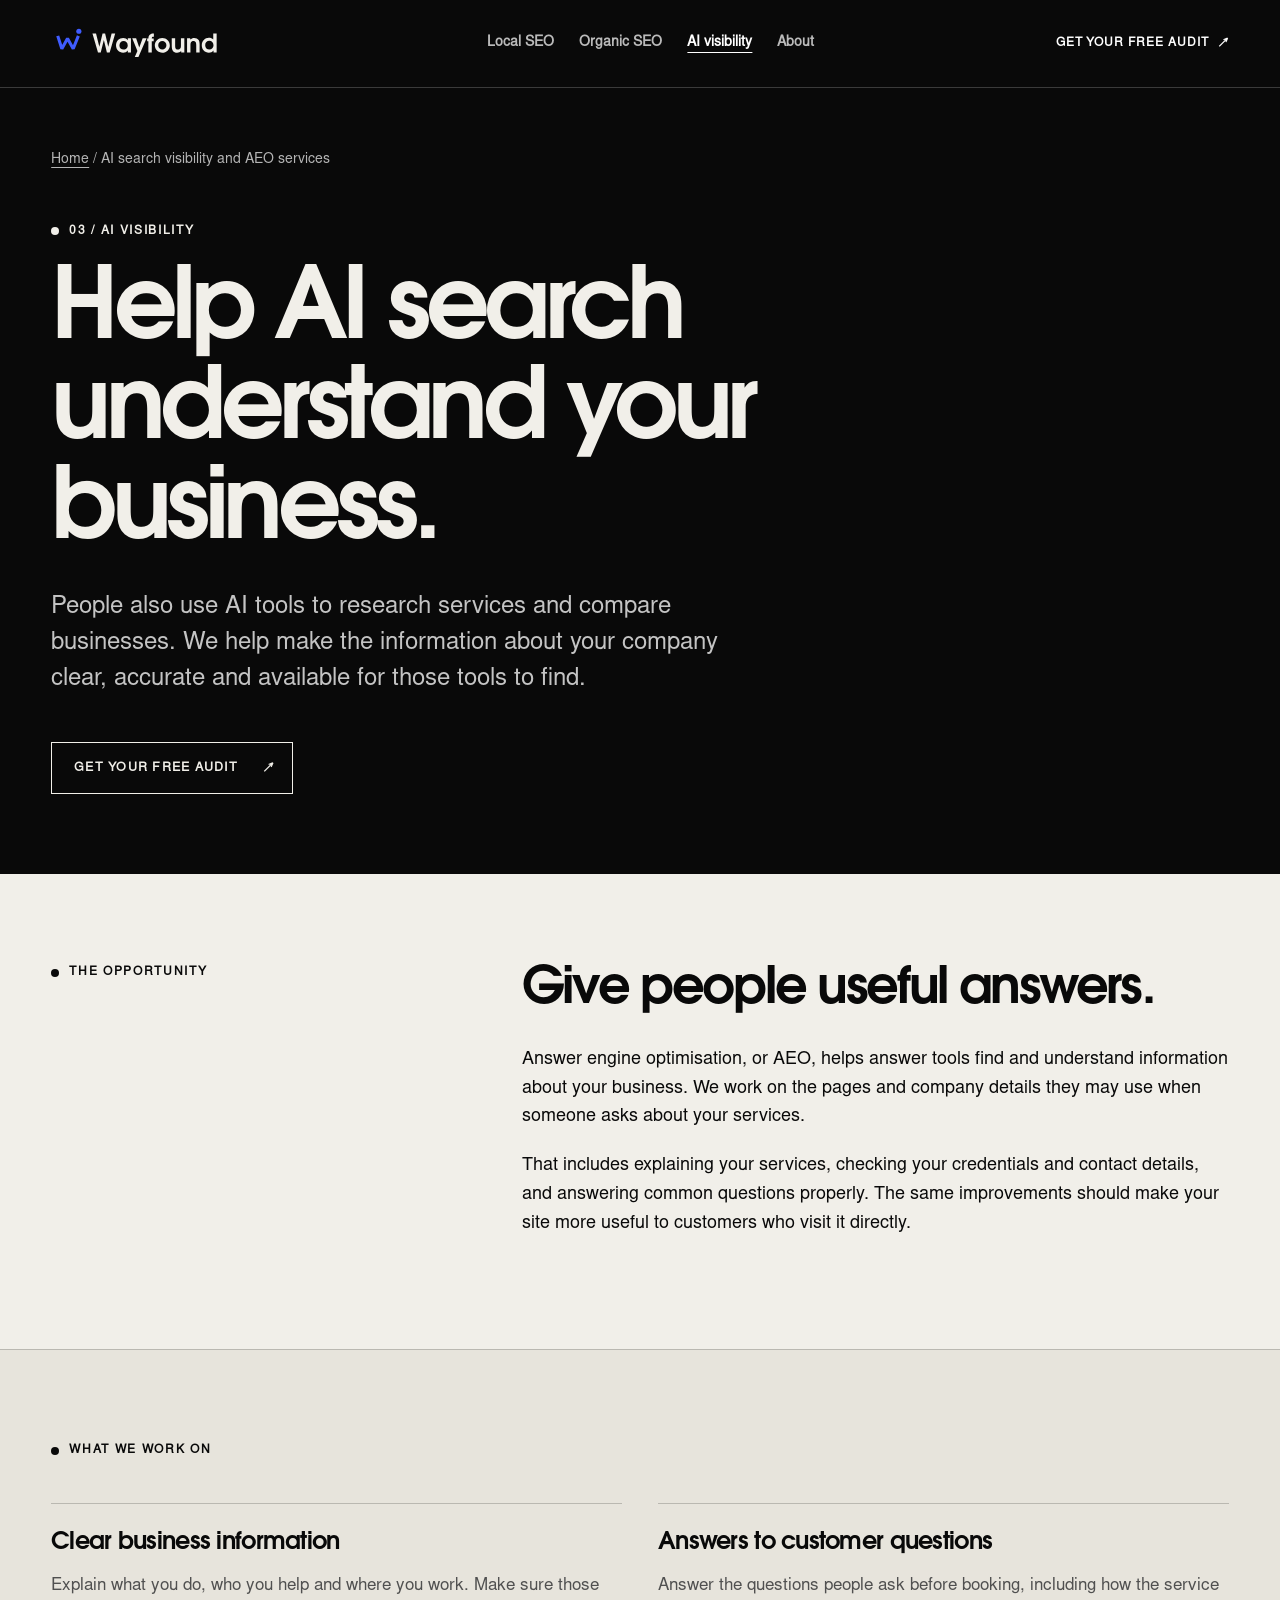
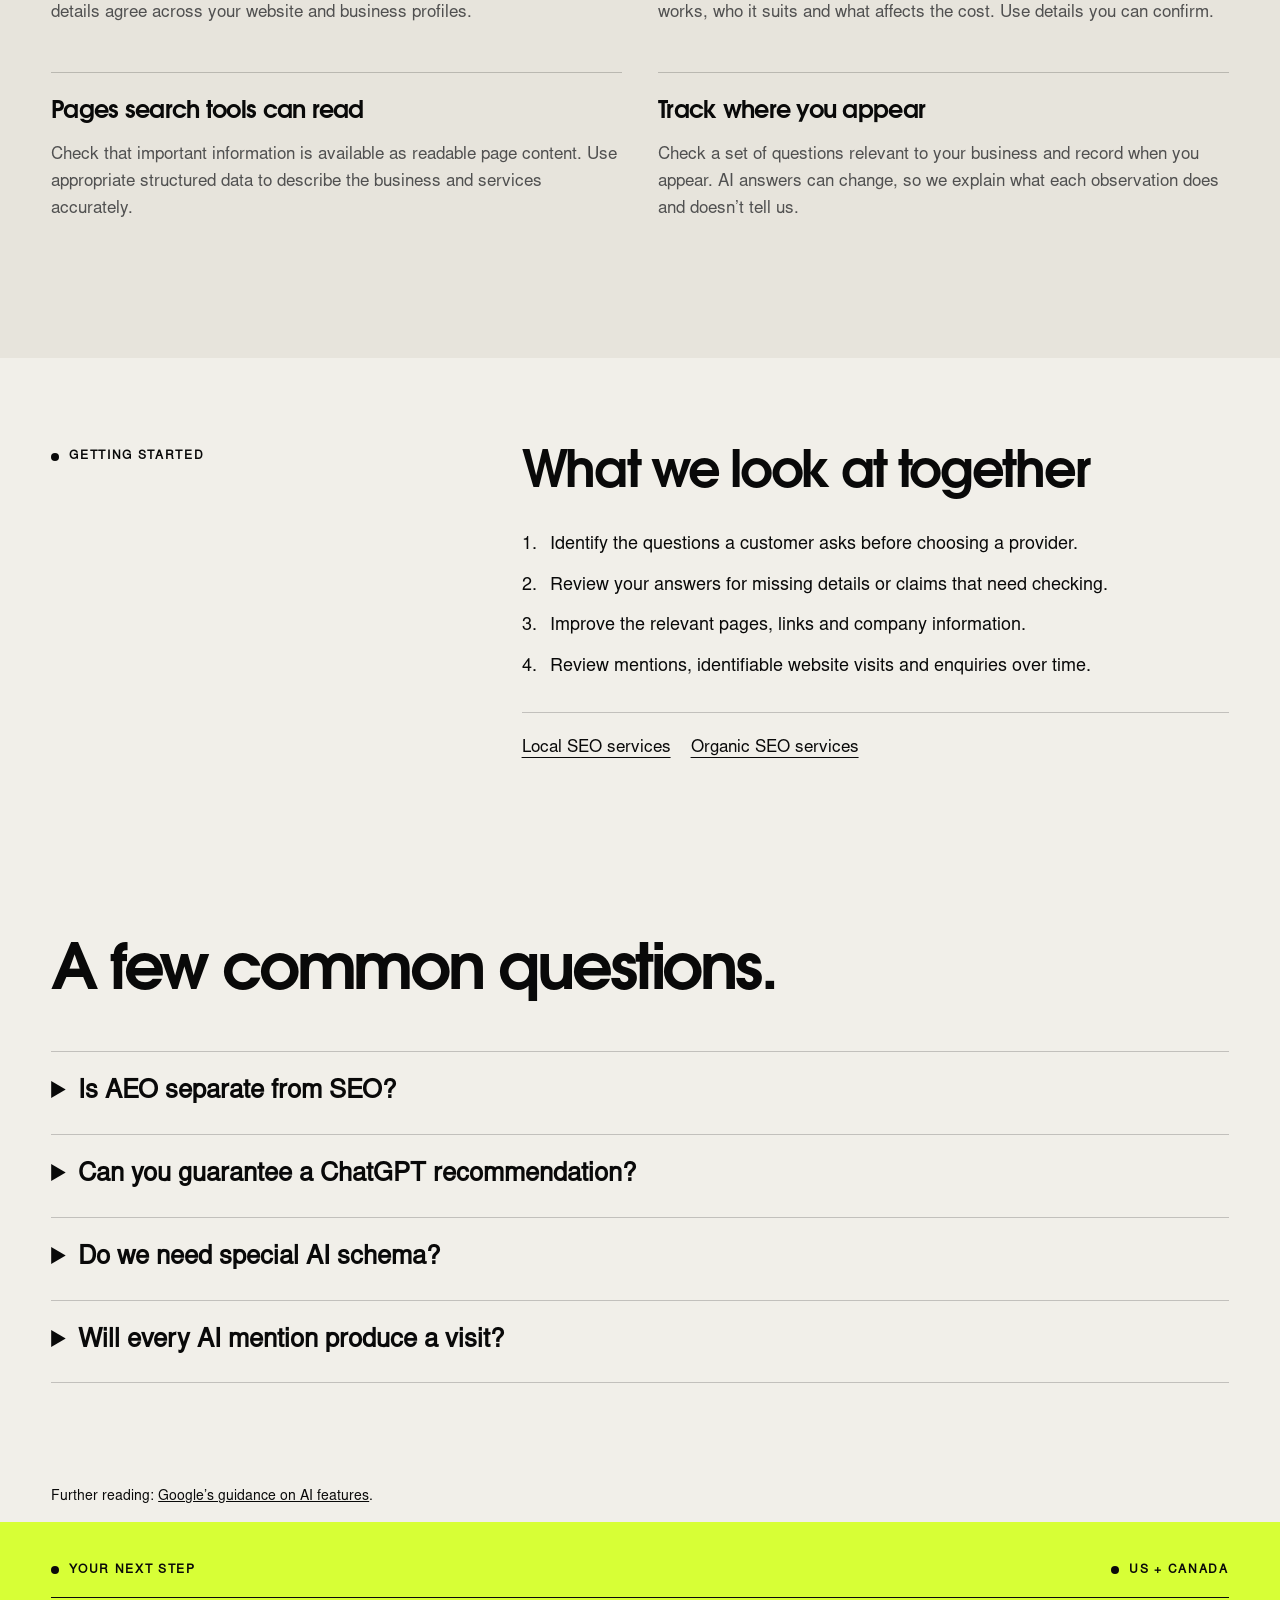
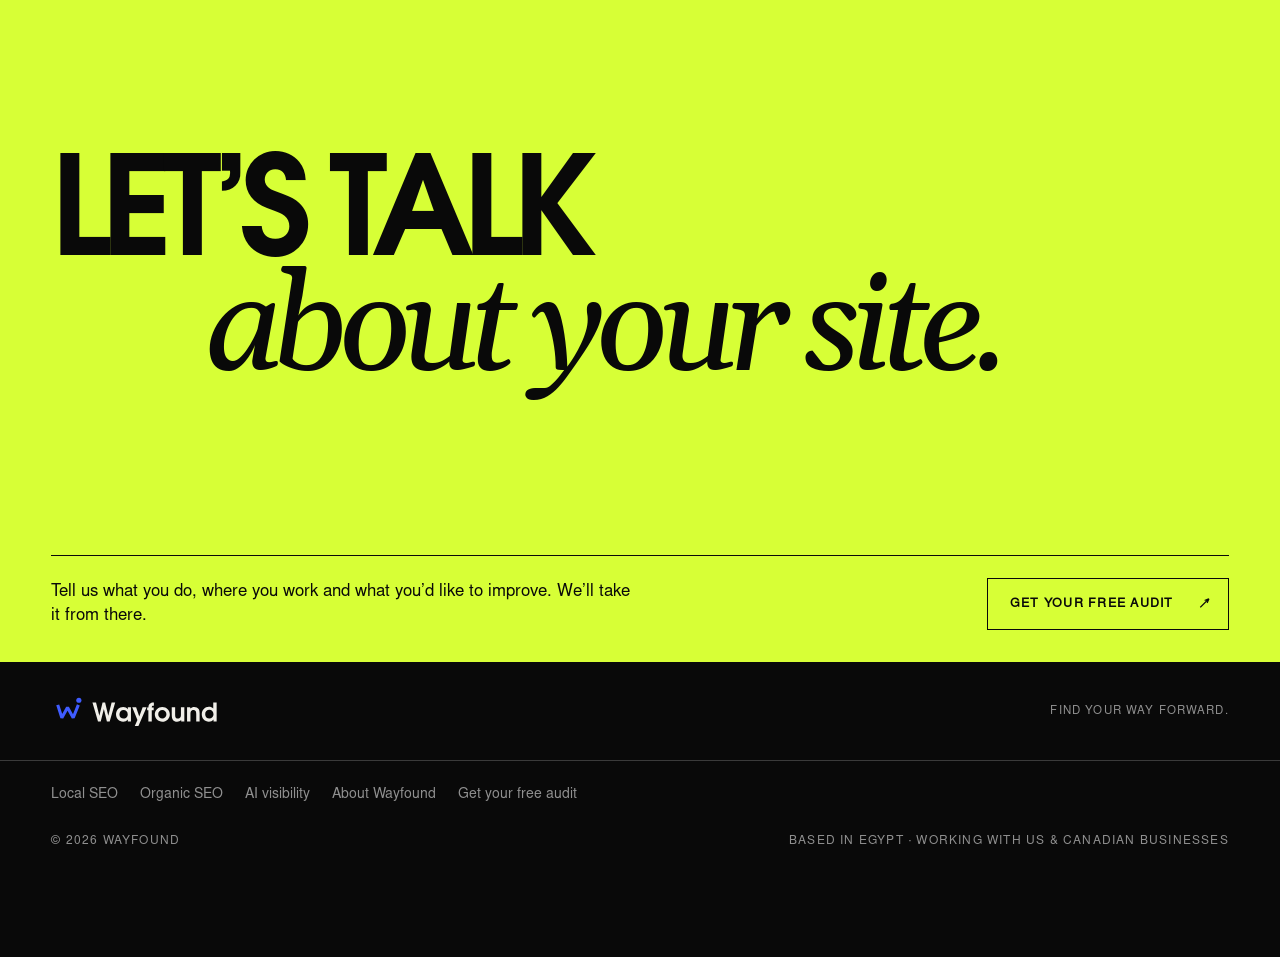
<file: ai-visibility.html>
<!doctype html><html lang="en"><head><meta charset="utf-8"><meta name="viewport" content="width=device-width, initial-scale=1, viewport-fit=cover"><title>AI Search Visibility &amp; AEO Services | Wayfound</title><meta name="description" content="AI visibility and answer engine optimisation grounded in useful content, clear business information and sound SEO. Explore Wayfound’s approach."><link rel="canonical" href="https://wayfoundone.com/ai-visibility"><meta name="theme-color" content="#090909"><meta property="og:type" content="website"><meta property="og:site_name" content="Wayfound"><meta property="og:title" content="AI Search Visibility &amp; AEO Services | Wayfound"><meta property="og:description" content="AI visibility and answer engine optimisation grounded in useful content, clear business information and sound SEO. Explore Wayfound’s approach."><meta property="og:url" content="https://wayfoundone.com/ai-visibility"><link rel="icon" type="image/svg+xml" href="/favicon.svg"><link rel="preload" href="/urw-gothic-demi.woff2" as="font" type="font/woff2" crossorigin><link rel="stylesheet" href="/style.css"><script type="application/ld+json">{"@context": "https://schema.org", "@graph": [{"@type": "Organization", "@id": "https://wayfoundone.com/#organization", "name": "Wayfound", "url": "https://wayfoundone.com/", "description": "Independent SEO and AI visibility agency based in Egypt, serving US and Canadian service businesses.", "areaServed": [{"@type": "Country", "name": "United States"}, {"@type": "Country", "name": "Canada"}]}, {"@type": "WebSite", "@id": "https://wayfoundone.com/#website", "url": "https://wayfoundone.com/", "name": "Wayfound", "publisher": {"@id": "https://wayfoundone.com/#organization"}}, {"@type": "WebPage", "@id": "https://wayfoundone.com/ai-visibility#webpage", "url": "https://wayfoundone.com/ai-visibility", "name": "AI Search Visibility & AEO Services | Wayfound", "description": "AI visibility and answer engine optimisation grounded in useful content, clear business information and sound SEO. Explore Wayfound’s approach.", "isPartOf": {"@id": "https://wayfoundone.com/#website"}}, {"@type": "Service", "name": "AI search visibility and AEO services", "serviceType": "AI search visibility and AEO services", "description": "AI visibility and answer engine optimisation grounded in useful content, clear business information and sound SEO. Explore Wayfound’s approach.", "provider": {"@id": "https://wayfoundone.com/#organization"}, "areaServed": [{"@type": "Country", "name": "United States"}, {"@type": "Country", "name": "Canada"}]}]}</script></head><body class="has-sticky"><a class="skip-link" href="#main">Skip to content</a><nav class="nav" id="nav" aria-label="Primary navigation"><div class="wrap nav-inner"><a class="wordmark" href="/" aria-label="Wayfound home"><svg class="brand-logo" xmlns="http://www.w3.org/2000/svg" viewBox="0 0 378.1 78" role="img" aria-label="Wayfound"><g transform="translate(6 10)" color="#3f5cff"><path d="M7 15 15 40 26 20 37 40 47 15" fill="none" stroke="currentColor" stroke-width="6" stroke-linejoin="bevel"/><circle cx="48" cy="6" r="5" fill="currentColor"/></g><path d="M91.088 57.0H96.434L102.473 32.7945L108.3635 57.0H113.759L124.451 20.4195H117.521L111.0365 45.9615L104.8985 20.4195H99.9485L93.7115 45.9615L87.2765 20.4195H80.3465ZM154.9925 29.576999999999998H148.95350000000002V33.239999999999995C146.6765 30.220499999999998 143.954 28.9335 139.994 28.9335C131.876 28.9335 126.03500000000001 35.022 126.03500000000001 43.3875C126.03500000000001 51.653999999999996 131.8265 57.6435 139.84550000000002 57.6435C143.7065 57.6435 146.33 56.4555 148.95350000000002 53.436V57.0H154.9925ZM140.687 34.9725C145.3895 34.9725 148.7555 38.486999999999995 148.7555 43.4865C148.7555 45.466499999999996 147.9635 47.7435 146.77550000000002 49.1295C145.43900000000002 50.763 143.31050000000002 51.6045 140.786 51.6045C135.98450000000003 51.6045 132.668 48.3375 132.668 43.536C132.668 38.536500000000004 135.98450000000003 34.9725 140.687 34.9725ZM162.41750000000002 66.1575H169.49600000000004L185.336 29.576999999999998H177.71300000000002L171.12950000000004 47.3475L165.04100000000003 29.576999999999998H157.51700000000002L167.56550000000004 54.426ZM188.80100000000004 57.0H195.38450000000003V35.5665H199.09700000000004V30.072H195.38450000000003C195.43400000000003 27.5475 196.27550000000002 26.755499999999998 198.89900000000003 26.755499999999998H199.49300000000002V20.518499999999996C198.70100000000002 20.4195 198.35450000000003 20.4195 197.85950000000003 20.4195C194.98850000000004 20.4195 192.66200000000003 21.458999999999996 190.97900000000004 23.488500000000002C189.64250000000004 25.072499999999998 189.14750000000004 26.656499999999998 188.80100000000004 30.072H186.42500000000004V35.5665H188.80100000000004ZM215.77850000000004 28.9335C207.80900000000005 28.9335 201.27500000000006 35.418 201.27500000000006 43.2885C201.27500000000006 51.2085 207.80900000000005 57.6435 215.82800000000006 57.6435C223.79750000000004 57.6435 230.43050000000005 51.2085 230.43050000000005 43.4865C230.43050000000005 35.319 224.04500000000004 28.9335 215.77850000000004 28.9335ZM215.82800000000006 34.9725C220.23350000000005 34.9725 223.79750000000004 38.685 223.79750000000004 43.2885C223.79750000000004 47.891999999999996 220.23350000000005 51.6045 215.87750000000005 51.6045C211.42250000000004 51.6045 207.90800000000004 47.891999999999996 207.90800000000004 43.189499999999995C207.90800000000004 38.685 211.47200000000004 34.9725 215.82800000000006 34.9725ZM258.54650000000004 29.576999999999998H251.96300000000005V42.4965C251.96300000000005 46.1595 251.71550000000005 47.891999999999996 250.92350000000005 49.08C249.98300000000006 50.713499999999996 248.15150000000006 51.6045 245.92400000000006 51.6045C244.24100000000004 51.6045 242.95400000000006 51.06 242.06300000000005 49.872C241.12250000000006 48.684 240.72650000000004 46.704 240.72650000000004 42.9915V29.576999999999998H234.14300000000006V44.2785C234.14300000000006 48.9315 234.68750000000006 51.357 236.22200000000007 53.5845C238.05350000000004 56.208 240.97400000000005 57.6435 244.58750000000006 57.6435C247.90400000000005 57.6435 249.93350000000007 56.802 252.45800000000006 54.3765V57.0H258.54650000000004ZM263.8430000000001 57.0H270.4265000000001V44.0805C270.4265000000001 40.417500000000004 270.6740000000001 38.8335 271.5155000000001 37.497C272.55500000000006 35.8635 274.23800000000006 34.9725 276.3665000000001 34.9725C278.09900000000005 34.9725 279.43550000000005 35.5665 280.32650000000007 36.705C281.2175000000001 37.893 281.61350000000004 39.9225 281.61350000000004 43.585499999999996V57.0H288.19700000000006V42.2985C288.19700000000006 37.397999999999996 287.70200000000006 35.022 286.2170000000001 32.8935C284.43500000000006 30.319499999999998 281.4650000000001 28.9335 277.65350000000007 28.9335C274.48550000000006 28.9335 272.3570000000001 29.8245 269.9315000000001 32.2005V29.576999999999998H263.8430000000001ZM321.21350000000007 20.4195H314.63000000000005V32.0025C312.69950000000006 29.874 309.53150000000005 28.587 306.11600000000004 28.587C298.39400000000006 28.587 292.3550000000001 35.022 292.3550000000001 43.239C292.3550000000001 51.4065 298.2950000000001 57.6435 306.11600000000004 57.6435C309.8285000000001 57.6435 312.5015000000001 56.406 315.1745000000001 53.436V57.0H321.21350000000007ZM307.00700000000006 34.626C311.61050000000006 34.626 315.12500000000006 38.289 315.12500000000006 43.14C315.12500000000006 47.891999999999996 311.61050000000006 51.6045 307.1555000000001 51.6045C302.5520000000001 51.6045 298.98800000000006 47.8425 298.98800000000006 42.942C298.98800000000006 38.2395 302.50250000000005 34.626 307.00700000000006 34.626Z" fill="#f1efe9"/></svg></a><div class="nav-links" id="nav-links"><a href="/local-seo">Local SEO</a><a href="/organic-seo">Organic SEO</a><a href="/ai-visibility" aria-current="page">AI visibility</a><a href="/about">About</a><a class="contact-button" href="/book">Get your free audit <span aria-hidden="true">↗</span></a></div><a class="nav-cta" href="/book">Get your free audit <span aria-hidden="true">↗</span></a><button class="menu-button" type="button" aria-expanded="false" aria-controls="nav-links">Menu</button></div></nav><main id="main"><section class="inner-hero"><div class="wrap"><div class="crumbs"><a href="/">Home</a> / AI search visibility and AEO services</div><span class="label">03 / AI visibility</span><h1>Help AI search understand your business.</h1><p class="lead">People also use AI tools to research services and compare businesses. We help make the information about your company clear, accurate and available for those tools to find.</p><a class="contact-button" href="/book">Get your free audit <span aria-hidden="true">↗</span></a></div></section><section class="page-section"><div class="wrap split-content"><span class="label">The opportunity</span><div><h2>Give people useful answers.</h2><p>Answer engine optimisation, or AEO, helps answer tools find and understand information about your business. We work on the pages and company details they may use when someone asks about your services.</p><p>That includes explaining your services, checking your credentials and contact details, and answering common questions properly. The same improvements should make your site more useful to customers who visit it directly.</p></div></div></section><section class="page-section process-note"><div class="wrap"><span class="label">What we work on</span><div class="deliverables"><article class="deliverable"><h3>Clear business information</h3><p>Explain what you do, who you help and where you work. Make sure those details agree across your website and business profiles.</p></article><article class="deliverable"><h3>Answers to customer questions</h3><p>Answer the questions people ask before booking, including how the service works, who it suits and what affects the cost. Use details you can confirm.</p></article><article class="deliverable"><h3>Pages search tools can read</h3><p>Check that important information is available as readable page content. Use appropriate structured data to describe the business and services accurately.</p></article><article class="deliverable"><h3>Track where you appear</h3><p>Check a set of questions relevant to your business and record when you appear. AI answers can change, so we explain what each observation does and doesn’t tell us.</p></article></div></div></section><section class="page-section"><div class="wrap split-content"><span class="label">Getting started</span><div><h2>What we look at together</h2><ol class="plain-list"><li>Identify the questions a customer asks before choosing a provider.</li><li>Review your answers for missing details or claims that need checking.</li><li>Improve the relevant pages, links and company information.</li><li>Review mentions, identifiable website visits and enquiries over time.</li></ol><div class="related"><a href="/local-seo">Local SEO services</a><a href="/organic-seo">Organic SEO services</a></div></div></div></section><section class="faq"><div class="wrap"><h2>A few common questions.</h2><details><summary>Is AEO separate from SEO?</summary><p>Much of the work overlaps. Google says its usual SEO practices also apply to its AI features. Other tools work differently, but clear, accessible information is a useful starting point.</p></details><details><summary>Can you guarantee a ChatGPT recommendation?</summary><p>No. The answer can change with the question, the tool and the context. We can improve your source information, but we can’t guarantee a recommendation.</p></details><details><summary>Do we need special AI schema?</summary><p>Google doesn’t require special schema for its AI features. We use relevant structured data that accurately describes the information on your pages.</p></details><details><summary>Will every AI mention produce a visit?</summary><p>No. Someone may read an answer without visiting your site, and some visits can’t be attributed reliably. We report mentions, visits and enquiries separately.</p></details></div></section><div class="wrap"><p class="article-source">Further reading: <a href="https://developers.google.com/search/docs/appearance/ai-features" target="_blank" rel="noopener noreferrer">Google’s guidance on AI features</a>.</p></div><section class="contact"><div class="wrap"><div class="contact-top"><span class="label">Your next step</span><span class="label">US + Canada</span></div><div class="contact-main"><h2>Let’s talk<br><span>about your site.</span></h2></div><div class="contact-row"><p>Tell us what you do, where you work and what you’d like to improve. We’ll take it from there.</p><a class="contact-button" href="/book">Get your free audit <span aria-hidden="true">↗</span></a></div></div></section></main><footer class="footer"><div class="wrap footer-brand"><a class="wordmark" href="/" aria-label="Wayfound home"><svg class="brand-logo" xmlns="http://www.w3.org/2000/svg" viewBox="0 0 378.1 78" role="img" aria-label="Wayfound"><g transform="translate(6 10)" color="#3f5cff"><path d="M7 15 15 40 26 20 37 40 47 15" fill="none" stroke="currentColor" stroke-width="6" stroke-linejoin="bevel"/><circle cx="48" cy="6" r="5" fill="currentColor"/></g><path d="M91.088 57.0H96.434L102.473 32.7945L108.3635 57.0H113.759L124.451 20.4195H117.521L111.0365 45.9615L104.8985 20.4195H99.9485L93.7115 45.9615L87.2765 20.4195H80.3465ZM154.9925 29.576999999999998H148.95350000000002V33.239999999999995C146.6765 30.220499999999998 143.954 28.9335 139.994 28.9335C131.876 28.9335 126.03500000000001 35.022 126.03500000000001 43.3875C126.03500000000001 51.653999999999996 131.8265 57.6435 139.84550000000002 57.6435C143.7065 57.6435 146.33 56.4555 148.95350000000002 53.436V57.0H154.9925ZM140.687 34.9725C145.3895 34.9725 148.7555 38.486999999999995 148.7555 43.4865C148.7555 45.466499999999996 147.9635 47.7435 146.77550000000002 49.1295C145.43900000000002 50.763 143.31050000000002 51.6045 140.786 51.6045C135.98450000000003 51.6045 132.668 48.3375 132.668 43.536C132.668 38.536500000000004 135.98450000000003 34.9725 140.687 34.9725ZM162.41750000000002 66.1575H169.49600000000004L185.336 29.576999999999998H177.71300000000002L171.12950000000004 47.3475L165.04100000000003 29.576999999999998H157.51700000000002L167.56550000000004 54.426ZM188.80100000000004 57.0H195.38450000000003V35.5665H199.09700000000004V30.072H195.38450000000003C195.43400000000003 27.5475 196.27550000000002 26.755499999999998 198.89900000000003 26.755499999999998H199.49300000000002V20.518499999999996C198.70100000000002 20.4195 198.35450000000003 20.4195 197.85950000000003 20.4195C194.98850000000004 20.4195 192.66200000000003 21.458999999999996 190.97900000000004 23.488500000000002C189.64250000000004 25.072499999999998 189.14750000000004 26.656499999999998 188.80100000000004 30.072H186.42500000000004V35.5665H188.80100000000004ZM215.77850000000004 28.9335C207.80900000000005 28.9335 201.27500000000006 35.418 201.27500000000006 43.2885C201.27500000000006 51.2085 207.80900000000005 57.6435 215.82800000000006 57.6435C223.79750000000004 57.6435 230.43050000000005 51.2085 230.43050000000005 43.4865C230.43050000000005 35.319 224.04500000000004 28.9335 215.77850000000004 28.9335ZM215.82800000000006 34.9725C220.23350000000005 34.9725 223.79750000000004 38.685 223.79750000000004 43.2885C223.79750000000004 47.891999999999996 220.23350000000005 51.6045 215.87750000000005 51.6045C211.42250000000004 51.6045 207.90800000000004 47.891999999999996 207.90800000000004 43.189499999999995C207.90800000000004 38.685 211.47200000000004 34.9725 215.82800000000006 34.9725ZM258.54650000000004 29.576999999999998H251.96300000000005V42.4965C251.96300000000005 46.1595 251.71550000000005 47.891999999999996 250.92350000000005 49.08C249.98300000000006 50.713499999999996 248.15150000000006 51.6045 245.92400000000006 51.6045C244.24100000000004 51.6045 242.95400000000006 51.06 242.06300000000005 49.872C241.12250000000006 48.684 240.72650000000004 46.704 240.72650000000004 42.9915V29.576999999999998H234.14300000000006V44.2785C234.14300000000006 48.9315 234.68750000000006 51.357 236.22200000000007 53.5845C238.05350000000004 56.208 240.97400000000005 57.6435 244.58750000000006 57.6435C247.90400000000005 57.6435 249.93350000000007 56.802 252.45800000000006 54.3765V57.0H258.54650000000004ZM263.8430000000001 57.0H270.4265000000001V44.0805C270.4265000000001 40.417500000000004 270.6740000000001 38.8335 271.5155000000001 37.497C272.55500000000006 35.8635 274.23800000000006 34.9725 276.3665000000001 34.9725C278.09900000000005 34.9725 279.43550000000005 35.5665 280.32650000000007 36.705C281.2175000000001 37.893 281.61350000000004 39.9225 281.61350000000004 43.585499999999996V57.0H288.19700000000006V42.2985C288.19700000000006 37.397999999999996 287.70200000000006 35.022 286.2170000000001 32.8935C284.43500000000006 30.319499999999998 281.4650000000001 28.9335 277.65350000000007 28.9335C274.48550000000006 28.9335 272.3570000000001 29.8245 269.9315000000001 32.2005V29.576999999999998H263.8430000000001ZM321.21350000000007 20.4195H314.63000000000005V32.0025C312.69950000000006 29.874 309.53150000000005 28.587 306.11600000000004 28.587C298.39400000000006 28.587 292.3550000000001 35.022 292.3550000000001 43.239C292.3550000000001 51.4065 298.2950000000001 57.6435 306.11600000000004 57.6435C309.8285000000001 57.6435 312.5015000000001 56.406 315.1745000000001 53.436V57.0H321.21350000000007ZM307.00700000000006 34.626C311.61050000000006 34.626 315.12500000000006 38.289 315.12500000000006 43.14C315.12500000000006 47.891999999999996 311.61050000000006 51.6045 307.1555000000001 51.6045C302.5520000000001 51.6045 298.98800000000006 47.8425 298.98800000000006 42.942C298.98800000000006 38.2395 302.50250000000005 34.626 307.00700000000006 34.626Z" fill="#f1efe9"/></svg></a><span>Find your way forward.</span></div><div class="wrap"><div class="footer-links"><a href="/local-seo">Local SEO</a><a href="/organic-seo">Organic SEO</a><a href="/ai-visibility">AI visibility</a><a href="/about">About Wayfound</a><a href="/book">Get your free audit</a></div></div><div class="wrap footer-bottom"><span>© 2026 Wayfound</span><span>Based in Egypt · Working with US &amp; Canadian businesses</span></div></footer><div class="sticky-cta" id="sticky-cta" role="region" aria-label="Free audit"><p>Free audit call. No obligation.</p><a href="/book">Get your free audit <span aria-hidden="true">↗</span></a></div><script src="/site-config.js"></script><script src="/site.js" defer></script></body></html>
</file>
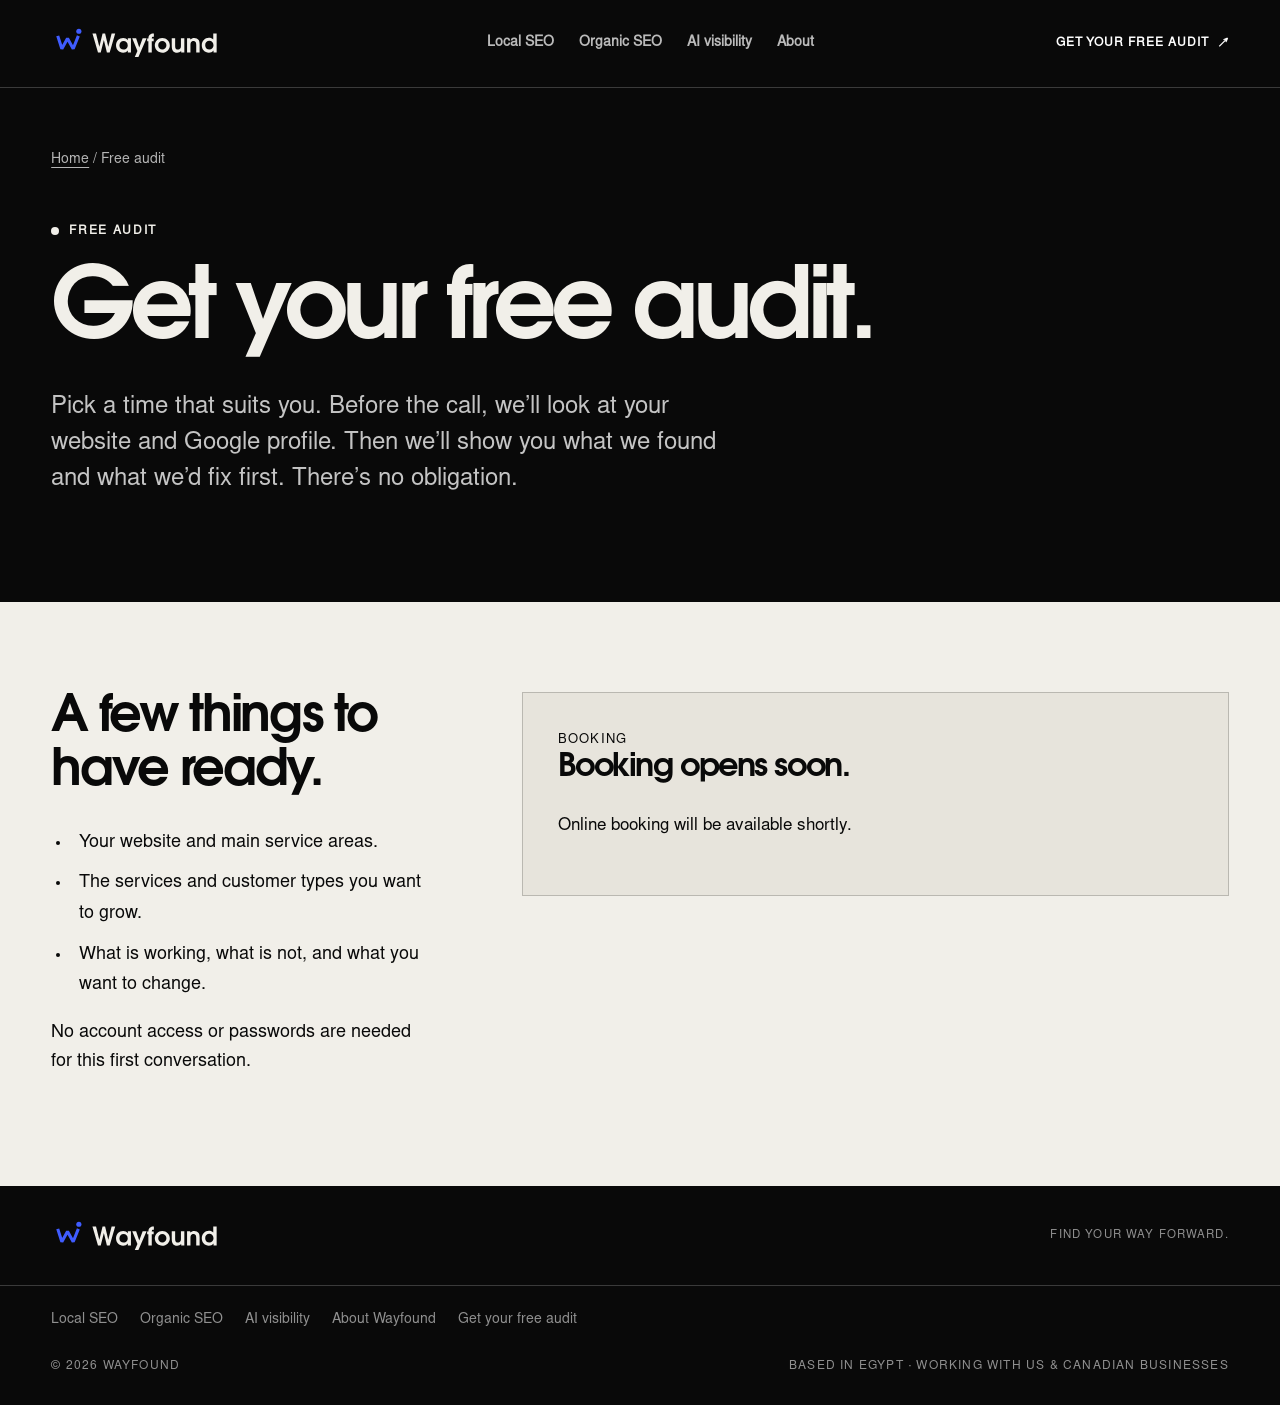
<file: book.html>
<!doctype html><html lang="en"><head><meta charset="utf-8"><meta name="viewport" content="width=device-width, initial-scale=1, viewport-fit=cover"><title>Get Your Free Audit | Wayfound</title><meta name="description" content="Book a free audit call with Wayfound. We’ll review your website and Google profile and show you what to fix first. No obligation."><link rel="canonical" href="https://wayfoundone.com/book"><meta name="theme-color" content="#090909"><meta property="og:type" content="website"><meta property="og:site_name" content="Wayfound"><meta property="og:title" content="Get Your Free Audit | Wayfound"><meta property="og:description" content="Book a free audit call with Wayfound. We’ll review your website and Google profile and show you what to fix first. No obligation."><meta property="og:url" content="https://wayfoundone.com/book"><link rel="icon" type="image/svg+xml" href="/favicon.svg"><link rel="preload" href="/urw-gothic-demi.woff2" as="font" type="font/woff2" crossorigin><link rel="stylesheet" href="/style.css"><script type="application/ld+json">{"@context": "https://schema.org", "@graph": [{"@type": "Organization", "@id": "https://wayfoundone.com/#organization", "name": "Wayfound", "url": "https://wayfoundone.com/", "description": "Independent SEO and AI visibility agency based in Egypt, serving US and Canadian service businesses.", "areaServed": [{"@type": "Country", "name": "United States"}, {"@type": "Country", "name": "Canada"}]}, {"@type": "WebSite", "@id": "https://wayfoundone.com/#website", "url": "https://wayfoundone.com/", "name": "Wayfound", "publisher": {"@id": "https://wayfoundone.com/#organization"}}, {"@type": "WebPage", "@id": "https://wayfoundone.com/book#webpage", "url": "https://wayfoundone.com/book", "name": "Get Your Free Audit | Wayfound", "description": "Book a free audit call with Wayfound. We’ll review your website and Google profile and show you what to fix first. No obligation.", "isPartOf": {"@id": "https://wayfoundone.com/#website"}}]}</script></head><body class=""><a class="skip-link" href="#main">Skip to content</a><nav class="nav" id="nav" aria-label="Primary navigation"><div class="wrap nav-inner"><a class="wordmark" href="/" aria-label="Wayfound home"><svg class="brand-logo" xmlns="http://www.w3.org/2000/svg" viewBox="0 0 378.1 78" role="img" aria-label="Wayfound"><g transform="translate(6 10)" color="#3f5cff"><path d="M7 15 15 40 26 20 37 40 47 15" fill="none" stroke="currentColor" stroke-width="6" stroke-linejoin="bevel"/><circle cx="48" cy="6" r="5" fill="currentColor"/></g><path d="M91.088 57.0H96.434L102.473 32.7945L108.3635 57.0H113.759L124.451 20.4195H117.521L111.0365 45.9615L104.8985 20.4195H99.9485L93.7115 45.9615L87.2765 20.4195H80.3465ZM154.9925 29.576999999999998H148.95350000000002V33.239999999999995C146.6765 30.220499999999998 143.954 28.9335 139.994 28.9335C131.876 28.9335 126.03500000000001 35.022 126.03500000000001 43.3875C126.03500000000001 51.653999999999996 131.8265 57.6435 139.84550000000002 57.6435C143.7065 57.6435 146.33 56.4555 148.95350000000002 53.436V57.0H154.9925ZM140.687 34.9725C145.3895 34.9725 148.7555 38.486999999999995 148.7555 43.4865C148.7555 45.466499999999996 147.9635 47.7435 146.77550000000002 49.1295C145.43900000000002 50.763 143.31050000000002 51.6045 140.786 51.6045C135.98450000000003 51.6045 132.668 48.3375 132.668 43.536C132.668 38.536500000000004 135.98450000000003 34.9725 140.687 34.9725ZM162.41750000000002 66.1575H169.49600000000004L185.336 29.576999999999998H177.71300000000002L171.12950000000004 47.3475L165.04100000000003 29.576999999999998H157.51700000000002L167.56550000000004 54.426ZM188.80100000000004 57.0H195.38450000000003V35.5665H199.09700000000004V30.072H195.38450000000003C195.43400000000003 27.5475 196.27550000000002 26.755499999999998 198.89900000000003 26.755499999999998H199.49300000000002V20.518499999999996C198.70100000000002 20.4195 198.35450000000003 20.4195 197.85950000000003 20.4195C194.98850000000004 20.4195 192.66200000000003 21.458999999999996 190.97900000000004 23.488500000000002C189.64250000000004 25.072499999999998 189.14750000000004 26.656499999999998 188.80100000000004 30.072H186.42500000000004V35.5665H188.80100000000004ZM215.77850000000004 28.9335C207.80900000000005 28.9335 201.27500000000006 35.418 201.27500000000006 43.2885C201.27500000000006 51.2085 207.80900000000005 57.6435 215.82800000000006 57.6435C223.79750000000004 57.6435 230.43050000000005 51.2085 230.43050000000005 43.4865C230.43050000000005 35.319 224.04500000000004 28.9335 215.77850000000004 28.9335ZM215.82800000000006 34.9725C220.23350000000005 34.9725 223.79750000000004 38.685 223.79750000000004 43.2885C223.79750000000004 47.891999999999996 220.23350000000005 51.6045 215.87750000000005 51.6045C211.42250000000004 51.6045 207.90800000000004 47.891999999999996 207.90800000000004 43.189499999999995C207.90800000000004 38.685 211.47200000000004 34.9725 215.82800000000006 34.9725ZM258.54650000000004 29.576999999999998H251.96300000000005V42.4965C251.96300000000005 46.1595 251.71550000000005 47.891999999999996 250.92350000000005 49.08C249.98300000000006 50.713499999999996 248.15150000000006 51.6045 245.92400000000006 51.6045C244.24100000000004 51.6045 242.95400000000006 51.06 242.06300000000005 49.872C241.12250000000006 48.684 240.72650000000004 46.704 240.72650000000004 42.9915V29.576999999999998H234.14300000000006V44.2785C234.14300000000006 48.9315 234.68750000000006 51.357 236.22200000000007 53.5845C238.05350000000004 56.208 240.97400000000005 57.6435 244.58750000000006 57.6435C247.90400000000005 57.6435 249.93350000000007 56.802 252.45800000000006 54.3765V57.0H258.54650000000004ZM263.8430000000001 57.0H270.4265000000001V44.0805C270.4265000000001 40.417500000000004 270.6740000000001 38.8335 271.5155000000001 37.497C272.55500000000006 35.8635 274.23800000000006 34.9725 276.3665000000001 34.9725C278.09900000000005 34.9725 279.43550000000005 35.5665 280.32650000000007 36.705C281.2175000000001 37.893 281.61350000000004 39.9225 281.61350000000004 43.585499999999996V57.0H288.19700000000006V42.2985C288.19700000000006 37.397999999999996 287.70200000000006 35.022 286.2170000000001 32.8935C284.43500000000006 30.319499999999998 281.4650000000001 28.9335 277.65350000000007 28.9335C274.48550000000006 28.9335 272.3570000000001 29.8245 269.9315000000001 32.2005V29.576999999999998H263.8430000000001ZM321.21350000000007 20.4195H314.63000000000005V32.0025C312.69950000000006 29.874 309.53150000000005 28.587 306.11600000000004 28.587C298.39400000000006 28.587 292.3550000000001 35.022 292.3550000000001 43.239C292.3550000000001 51.4065 298.2950000000001 57.6435 306.11600000000004 57.6435C309.8285000000001 57.6435 312.5015000000001 56.406 315.1745000000001 53.436V57.0H321.21350000000007ZM307.00700000000006 34.626C311.61050000000006 34.626 315.12500000000006 38.289 315.12500000000006 43.14C315.12500000000006 47.891999999999996 311.61050000000006 51.6045 307.1555000000001 51.6045C302.5520000000001 51.6045 298.98800000000006 47.8425 298.98800000000006 42.942C298.98800000000006 38.2395 302.50250000000005 34.626 307.00700000000006 34.626Z" fill="#f1efe9"/></svg></a><div class="nav-links" id="nav-links"><a href="/local-seo">Local SEO</a><a href="/organic-seo">Organic SEO</a><a href="/ai-visibility">AI visibility</a><a href="/about">About</a><a class="contact-button" href="/book">Get your free audit <span aria-hidden="true">↗</span></a></div><a class="nav-cta" href="/book">Get your free audit <span aria-hidden="true">↗</span></a><button class="menu-button" type="button" aria-expanded="false" aria-controls="nav-links">Menu</button></div></nav><main id="main"><section class="inner-hero"><div class="wrap"><div class="crumbs"><a href="/">Home</a> / Free audit</div><span class="label">Free audit</span><h1>Get your free audit.</h1><p class="lead">Pick a time that suits you. Before the call, we’ll look at your website and Google profile. Then we’ll show you what we found and what we’d fix first. There’s no obligation.</p></div></section><section class="page-section"><div class="wrap split-content"><div><h2>A few things to have ready.</h2><ul class="plain-list"><li>Your website and main service areas.</li><li>The services and customer types you want to grow.</li><li>What is working, what is not, and what you want to change.</li></ul><p>No account access or passwords are needed for this first conversation.</p></div><div class="booking"><div class="booked" id="booked" role="status" hidden>You’re booked. Check your email for the confirmation and calendar invite.</div><div class="calendly-embed" id="calendly" hidden></div><div class="booking-panel" id="booking-fallback" hidden><span class="status">Booking</span><h2>Booking opens soon.</h2><p id="fallback-text">Online booking isn’t available yet.</p></div></div></div></section></main><footer class="footer"><div class="wrap footer-brand"><a class="wordmark" href="/" aria-label="Wayfound home"><svg class="brand-logo" xmlns="http://www.w3.org/2000/svg" viewBox="0 0 378.1 78" role="img" aria-label="Wayfound"><g transform="translate(6 10)" color="#3f5cff"><path d="M7 15 15 40 26 20 37 40 47 15" fill="none" stroke="currentColor" stroke-width="6" stroke-linejoin="bevel"/><circle cx="48" cy="6" r="5" fill="currentColor"/></g><path d="M91.088 57.0H96.434L102.473 32.7945L108.3635 57.0H113.759L124.451 20.4195H117.521L111.0365 45.9615L104.8985 20.4195H99.9485L93.7115 45.9615L87.2765 20.4195H80.3465ZM154.9925 29.576999999999998H148.95350000000002V33.239999999999995C146.6765 30.220499999999998 143.954 28.9335 139.994 28.9335C131.876 28.9335 126.03500000000001 35.022 126.03500000000001 43.3875C126.03500000000001 51.653999999999996 131.8265 57.6435 139.84550000000002 57.6435C143.7065 57.6435 146.33 56.4555 148.95350000000002 53.436V57.0H154.9925ZM140.687 34.9725C145.3895 34.9725 148.7555 38.486999999999995 148.7555 43.4865C148.7555 45.466499999999996 147.9635 47.7435 146.77550000000002 49.1295C145.43900000000002 50.763 143.31050000000002 51.6045 140.786 51.6045C135.98450000000003 51.6045 132.668 48.3375 132.668 43.536C132.668 38.536500000000004 135.98450000000003 34.9725 140.687 34.9725ZM162.41750000000002 66.1575H169.49600000000004L185.336 29.576999999999998H177.71300000000002L171.12950000000004 47.3475L165.04100000000003 29.576999999999998H157.51700000000002L167.56550000000004 54.426ZM188.80100000000004 57.0H195.38450000000003V35.5665H199.09700000000004V30.072H195.38450000000003C195.43400000000003 27.5475 196.27550000000002 26.755499999999998 198.89900000000003 26.755499999999998H199.49300000000002V20.518499999999996C198.70100000000002 20.4195 198.35450000000003 20.4195 197.85950000000003 20.4195C194.98850000000004 20.4195 192.66200000000003 21.458999999999996 190.97900000000004 23.488500000000002C189.64250000000004 25.072499999999998 189.14750000000004 26.656499999999998 188.80100000000004 30.072H186.42500000000004V35.5665H188.80100000000004ZM215.77850000000004 28.9335C207.80900000000005 28.9335 201.27500000000006 35.418 201.27500000000006 43.2885C201.27500000000006 51.2085 207.80900000000005 57.6435 215.82800000000006 57.6435C223.79750000000004 57.6435 230.43050000000005 51.2085 230.43050000000005 43.4865C230.43050000000005 35.319 224.04500000000004 28.9335 215.77850000000004 28.9335ZM215.82800000000006 34.9725C220.23350000000005 34.9725 223.79750000000004 38.685 223.79750000000004 43.2885C223.79750000000004 47.891999999999996 220.23350000000005 51.6045 215.87750000000005 51.6045C211.42250000000004 51.6045 207.90800000000004 47.891999999999996 207.90800000000004 43.189499999999995C207.90800000000004 38.685 211.47200000000004 34.9725 215.82800000000006 34.9725ZM258.54650000000004 29.576999999999998H251.96300000000005V42.4965C251.96300000000005 46.1595 251.71550000000005 47.891999999999996 250.92350000000005 49.08C249.98300000000006 50.713499999999996 248.15150000000006 51.6045 245.92400000000006 51.6045C244.24100000000004 51.6045 242.95400000000006 51.06 242.06300000000005 49.872C241.12250000000006 48.684 240.72650000000004 46.704 240.72650000000004 42.9915V29.576999999999998H234.14300000000006V44.2785C234.14300000000006 48.9315 234.68750000000006 51.357 236.22200000000007 53.5845C238.05350000000004 56.208 240.97400000000005 57.6435 244.58750000000006 57.6435C247.90400000000005 57.6435 249.93350000000007 56.802 252.45800000000006 54.3765V57.0H258.54650000000004ZM263.8430000000001 57.0H270.4265000000001V44.0805C270.4265000000001 40.417500000000004 270.6740000000001 38.8335 271.5155000000001 37.497C272.55500000000006 35.8635 274.23800000000006 34.9725 276.3665000000001 34.9725C278.09900000000005 34.9725 279.43550000000005 35.5665 280.32650000000007 36.705C281.2175000000001 37.893 281.61350000000004 39.9225 281.61350000000004 43.585499999999996V57.0H288.19700000000006V42.2985C288.19700000000006 37.397999999999996 287.70200000000006 35.022 286.2170000000001 32.8935C284.43500000000006 30.319499999999998 281.4650000000001 28.9335 277.65350000000007 28.9335C274.48550000000006 28.9335 272.3570000000001 29.8245 269.9315000000001 32.2005V29.576999999999998H263.8430000000001ZM321.21350000000007 20.4195H314.63000000000005V32.0025C312.69950000000006 29.874 309.53150000000005 28.587 306.11600000000004 28.587C298.39400000000006 28.587 292.3550000000001 35.022 292.3550000000001 43.239C292.3550000000001 51.4065 298.2950000000001 57.6435 306.11600000000004 57.6435C309.8285000000001 57.6435 312.5015000000001 56.406 315.1745000000001 53.436V57.0H321.21350000000007ZM307.00700000000006 34.626C311.61050000000006 34.626 315.12500000000006 38.289 315.12500000000006 43.14C315.12500000000006 47.891999999999996 311.61050000000006 51.6045 307.1555000000001 51.6045C302.5520000000001 51.6045 298.98800000000006 47.8425 298.98800000000006 42.942C298.98800000000006 38.2395 302.50250000000005 34.626 307.00700000000006 34.626Z" fill="#f1efe9"/></svg></a><span>Find your way forward.</span></div><div class="wrap"><div class="footer-links"><a href="/local-seo">Local SEO</a><a href="/organic-seo">Organic SEO</a><a href="/ai-visibility">AI visibility</a><a href="/about">About Wayfound</a><a href="/book">Get your free audit</a></div></div><div class="wrap footer-bottom"><span>© 2026 Wayfound</span><span>Based in Egypt · Working with US &amp; Canadian businesses</span></div></footer><script src="/site-config.js"></script><script src="/site.js" defer></script></body></html>
</file>
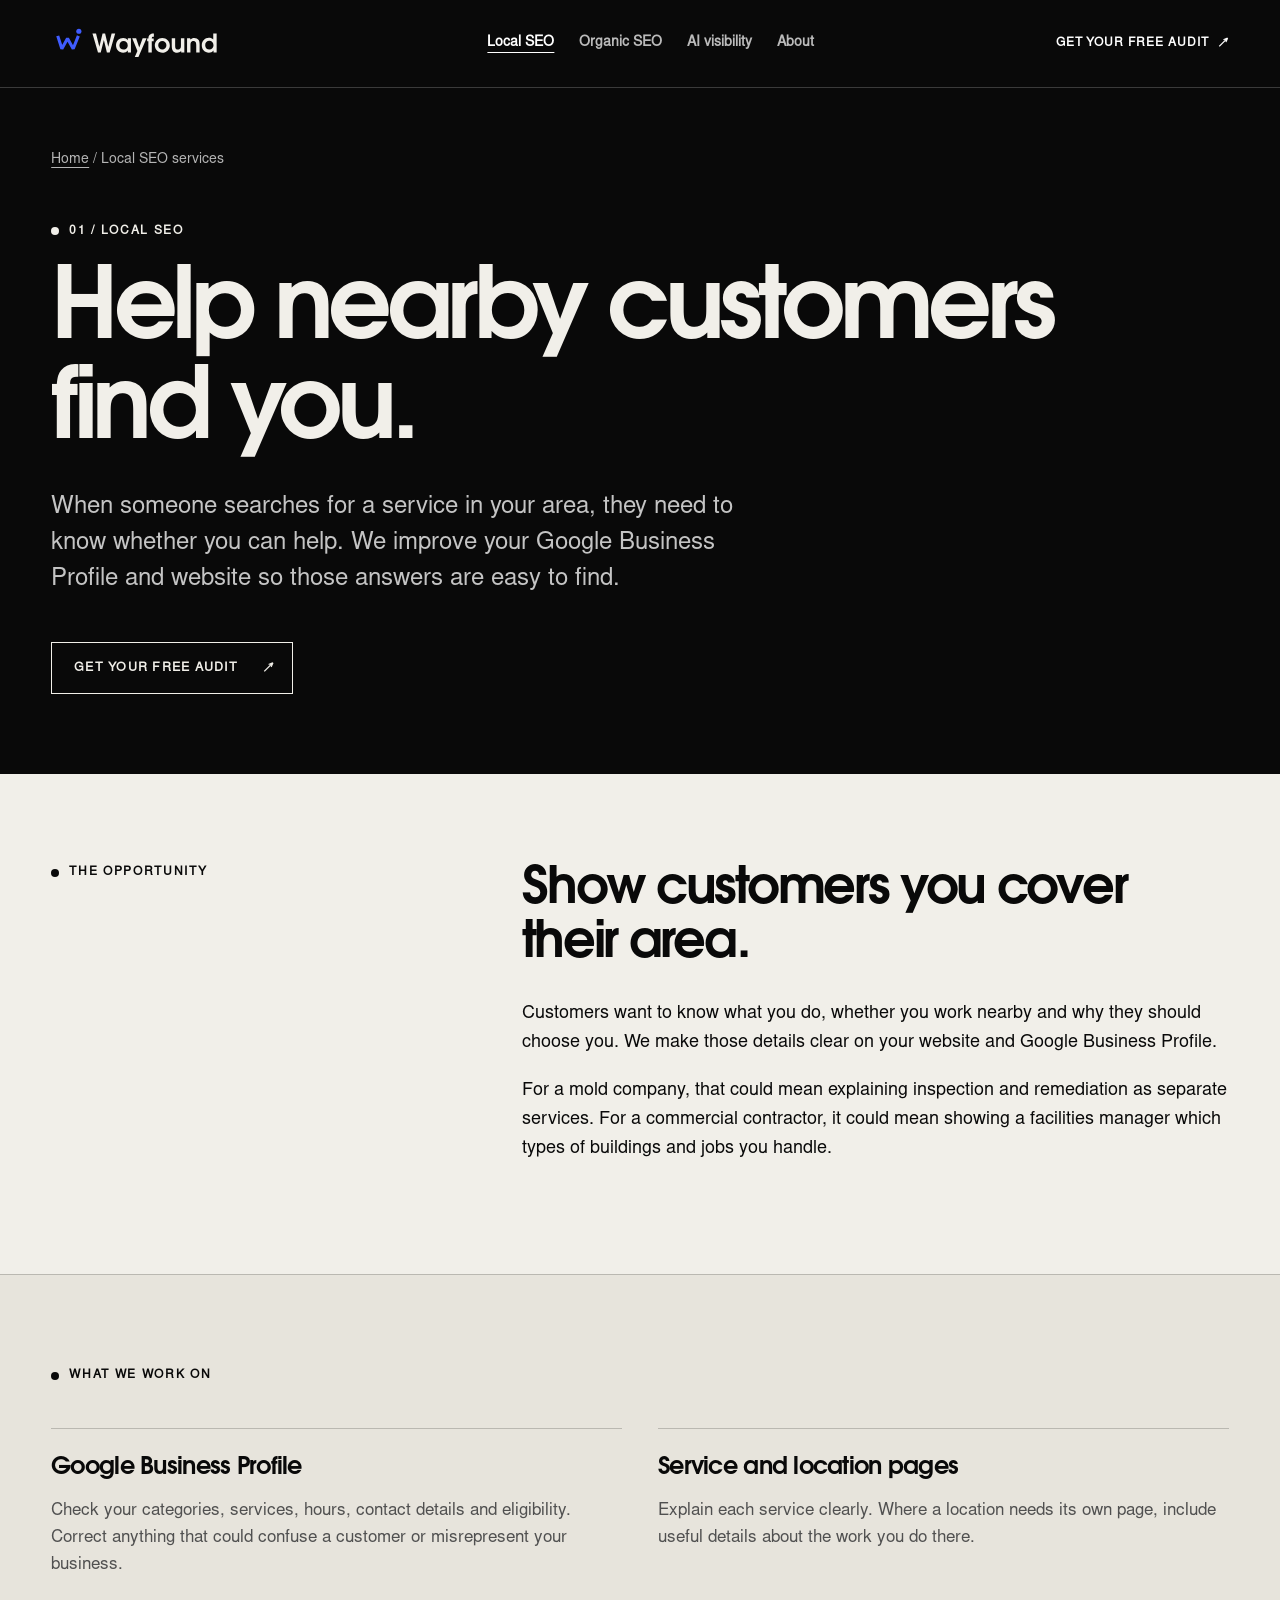
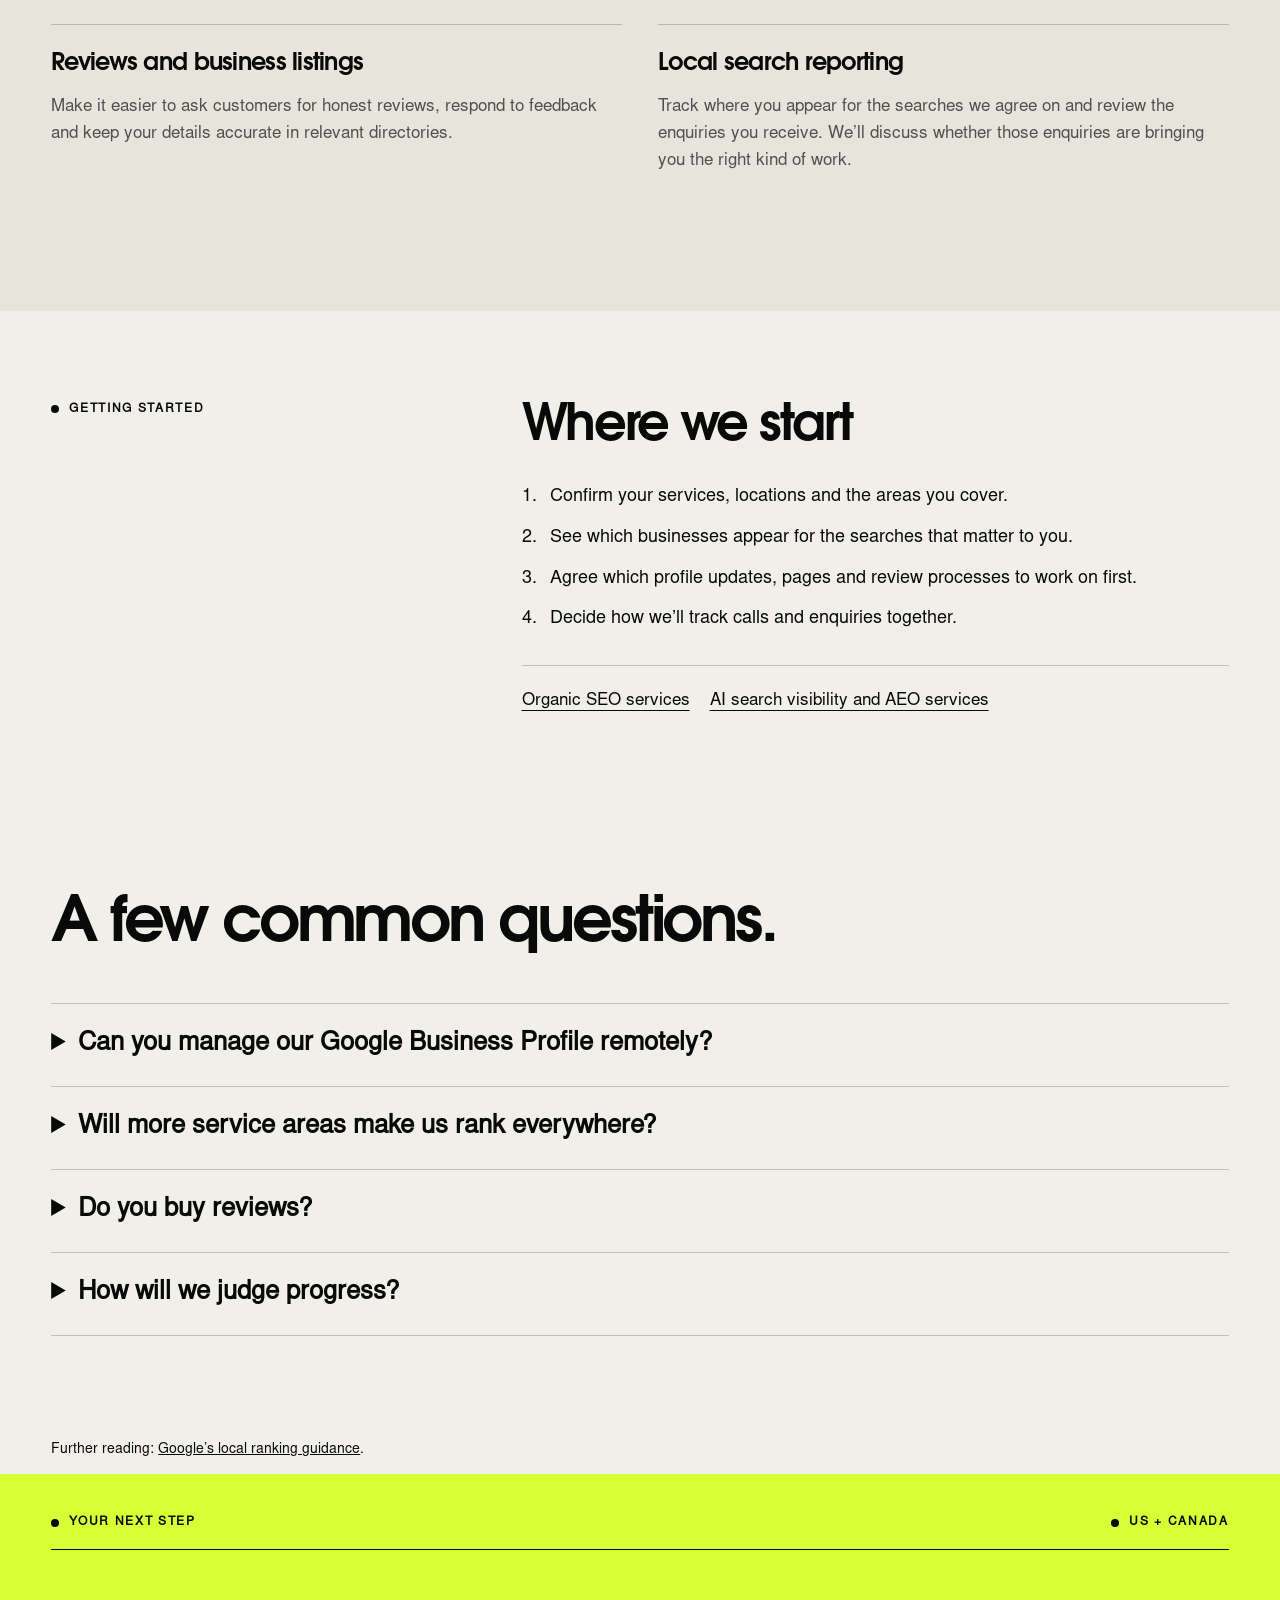
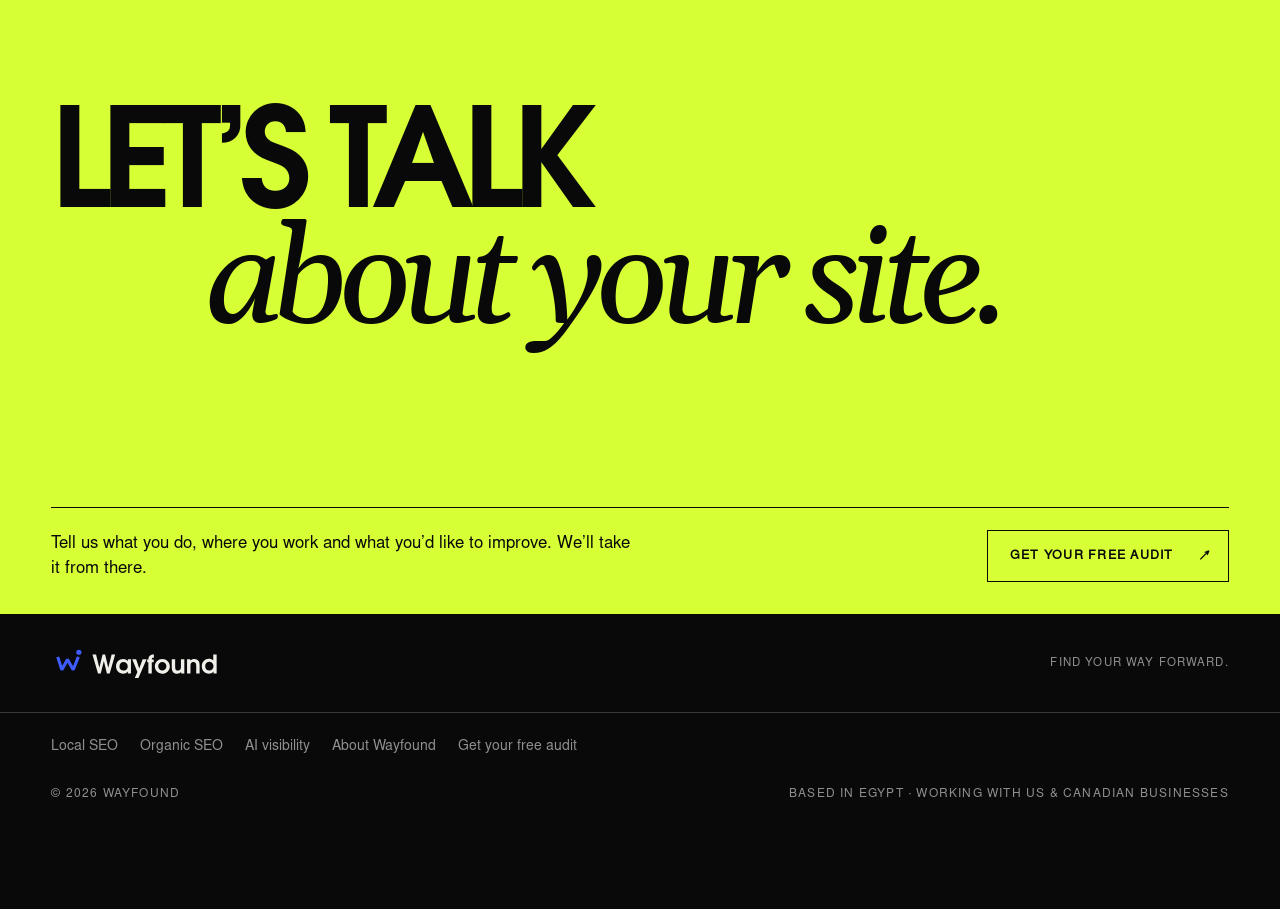
<file: local-seo.html>
<!doctype html><html lang="en"><head><meta charset="utf-8"><meta name="viewport" content="width=device-width, initial-scale=1, viewport-fit=cover"><title>Local SEO for Service Businesses | Wayfound</title><meta name="description" content="Local SEO for US and Canadian service businesses: Google Business Profile, service pages, reviews, citations and lead measurement. Get your free audit."><link rel="canonical" href="https://wayfoundone.com/local-seo"><meta name="theme-color" content="#090909"><meta property="og:type" content="website"><meta property="og:site_name" content="Wayfound"><meta property="og:title" content="Local SEO for Service Businesses | Wayfound"><meta property="og:description" content="Local SEO for US and Canadian service businesses: Google Business Profile, service pages, reviews, citations and lead measurement. Get your free audit."><meta property="og:url" content="https://wayfoundone.com/local-seo"><link rel="icon" type="image/svg+xml" href="/favicon.svg"><link rel="preload" href="/urw-gothic-demi.woff2" as="font" type="font/woff2" crossorigin><link rel="stylesheet" href="/style.css"><script type="application/ld+json">{"@context": "https://schema.org", "@graph": [{"@type": "Organization", "@id": "https://wayfoundone.com/#organization", "name": "Wayfound", "url": "https://wayfoundone.com/", "description": "Independent SEO and AI visibility agency based in Egypt, serving US and Canadian service businesses.", "areaServed": [{"@type": "Country", "name": "United States"}, {"@type": "Country", "name": "Canada"}]}, {"@type": "WebSite", "@id": "https://wayfoundone.com/#website", "url": "https://wayfoundone.com/", "name": "Wayfound", "publisher": {"@id": "https://wayfoundone.com/#organization"}}, {"@type": "WebPage", "@id": "https://wayfoundone.com/local-seo#webpage", "url": "https://wayfoundone.com/local-seo", "name": "Local SEO for Service Businesses | Wayfound", "description": "Local SEO for US and Canadian service businesses: Google Business Profile, service pages, reviews, citations and lead measurement. Get your free audit.", "isPartOf": {"@id": "https://wayfoundone.com/#website"}}, {"@type": "Service", "name": "Local SEO services", "serviceType": "Local SEO services", "description": "Local SEO for US and Canadian service businesses: Google Business Profile, service pages, reviews, citations and lead measurement. Get your free audit.", "provider": {"@id": "https://wayfoundone.com/#organization"}, "areaServed": [{"@type": "Country", "name": "United States"}, {"@type": "Country", "name": "Canada"}]}]}</script></head><body class="has-sticky"><a class="skip-link" href="#main">Skip to content</a><nav class="nav" id="nav" aria-label="Primary navigation"><div class="wrap nav-inner"><a class="wordmark" href="/" aria-label="Wayfound home"><svg class="brand-logo" xmlns="http://www.w3.org/2000/svg" viewBox="0 0 378.1 78" role="img" aria-label="Wayfound"><g transform="translate(6 10)" color="#3f5cff"><path d="M7 15 15 40 26 20 37 40 47 15" fill="none" stroke="currentColor" stroke-width="6" stroke-linejoin="bevel"/><circle cx="48" cy="6" r="5" fill="currentColor"/></g><path d="M91.088 57.0H96.434L102.473 32.7945L108.3635 57.0H113.759L124.451 20.4195H117.521L111.0365 45.9615L104.8985 20.4195H99.9485L93.7115 45.9615L87.2765 20.4195H80.3465ZM154.9925 29.576999999999998H148.95350000000002V33.239999999999995C146.6765 30.220499999999998 143.954 28.9335 139.994 28.9335C131.876 28.9335 126.03500000000001 35.022 126.03500000000001 43.3875C126.03500000000001 51.653999999999996 131.8265 57.6435 139.84550000000002 57.6435C143.7065 57.6435 146.33 56.4555 148.95350000000002 53.436V57.0H154.9925ZM140.687 34.9725C145.3895 34.9725 148.7555 38.486999999999995 148.7555 43.4865C148.7555 45.466499999999996 147.9635 47.7435 146.77550000000002 49.1295C145.43900000000002 50.763 143.31050000000002 51.6045 140.786 51.6045C135.98450000000003 51.6045 132.668 48.3375 132.668 43.536C132.668 38.536500000000004 135.98450000000003 34.9725 140.687 34.9725ZM162.41750000000002 66.1575H169.49600000000004L185.336 29.576999999999998H177.71300000000002L171.12950000000004 47.3475L165.04100000000003 29.576999999999998H157.51700000000002L167.56550000000004 54.426ZM188.80100000000004 57.0H195.38450000000003V35.5665H199.09700000000004V30.072H195.38450000000003C195.43400000000003 27.5475 196.27550000000002 26.755499999999998 198.89900000000003 26.755499999999998H199.49300000000002V20.518499999999996C198.70100000000002 20.4195 198.35450000000003 20.4195 197.85950000000003 20.4195C194.98850000000004 20.4195 192.66200000000003 21.458999999999996 190.97900000000004 23.488500000000002C189.64250000000004 25.072499999999998 189.14750000000004 26.656499999999998 188.80100000000004 30.072H186.42500000000004V35.5665H188.80100000000004ZM215.77850000000004 28.9335C207.80900000000005 28.9335 201.27500000000006 35.418 201.27500000000006 43.2885C201.27500000000006 51.2085 207.80900000000005 57.6435 215.82800000000006 57.6435C223.79750000000004 57.6435 230.43050000000005 51.2085 230.43050000000005 43.4865C230.43050000000005 35.319 224.04500000000004 28.9335 215.77850000000004 28.9335ZM215.82800000000006 34.9725C220.23350000000005 34.9725 223.79750000000004 38.685 223.79750000000004 43.2885C223.79750000000004 47.891999999999996 220.23350000000005 51.6045 215.87750000000005 51.6045C211.42250000000004 51.6045 207.90800000000004 47.891999999999996 207.90800000000004 43.189499999999995C207.90800000000004 38.685 211.47200000000004 34.9725 215.82800000000006 34.9725ZM258.54650000000004 29.576999999999998H251.96300000000005V42.4965C251.96300000000005 46.1595 251.71550000000005 47.891999999999996 250.92350000000005 49.08C249.98300000000006 50.713499999999996 248.15150000000006 51.6045 245.92400000000006 51.6045C244.24100000000004 51.6045 242.95400000000006 51.06 242.06300000000005 49.872C241.12250000000006 48.684 240.72650000000004 46.704 240.72650000000004 42.9915V29.576999999999998H234.14300000000006V44.2785C234.14300000000006 48.9315 234.68750000000006 51.357 236.22200000000007 53.5845C238.05350000000004 56.208 240.97400000000005 57.6435 244.58750000000006 57.6435C247.90400000000005 57.6435 249.93350000000007 56.802 252.45800000000006 54.3765V57.0H258.54650000000004ZM263.8430000000001 57.0H270.4265000000001V44.0805C270.4265000000001 40.417500000000004 270.6740000000001 38.8335 271.5155000000001 37.497C272.55500000000006 35.8635 274.23800000000006 34.9725 276.3665000000001 34.9725C278.09900000000005 34.9725 279.43550000000005 35.5665 280.32650000000007 36.705C281.2175000000001 37.893 281.61350000000004 39.9225 281.61350000000004 43.585499999999996V57.0H288.19700000000006V42.2985C288.19700000000006 37.397999999999996 287.70200000000006 35.022 286.2170000000001 32.8935C284.43500000000006 30.319499999999998 281.4650000000001 28.9335 277.65350000000007 28.9335C274.48550000000006 28.9335 272.3570000000001 29.8245 269.9315000000001 32.2005V29.576999999999998H263.8430000000001ZM321.21350000000007 20.4195H314.63000000000005V32.0025C312.69950000000006 29.874 309.53150000000005 28.587 306.11600000000004 28.587C298.39400000000006 28.587 292.3550000000001 35.022 292.3550000000001 43.239C292.3550000000001 51.4065 298.2950000000001 57.6435 306.11600000000004 57.6435C309.8285000000001 57.6435 312.5015000000001 56.406 315.1745000000001 53.436V57.0H321.21350000000007ZM307.00700000000006 34.626C311.61050000000006 34.626 315.12500000000006 38.289 315.12500000000006 43.14C315.12500000000006 47.891999999999996 311.61050000000006 51.6045 307.1555000000001 51.6045C302.5520000000001 51.6045 298.98800000000006 47.8425 298.98800000000006 42.942C298.98800000000006 38.2395 302.50250000000005 34.626 307.00700000000006 34.626Z" fill="#f1efe9"/></svg></a><div class="nav-links" id="nav-links"><a href="/local-seo" aria-current="page">Local SEO</a><a href="/organic-seo">Organic SEO</a><a href="/ai-visibility">AI visibility</a><a href="/about">About</a><a class="contact-button" href="/book">Get your free audit <span aria-hidden="true">↗</span></a></div><a class="nav-cta" href="/book">Get your free audit <span aria-hidden="true">↗</span></a><button class="menu-button" type="button" aria-expanded="false" aria-controls="nav-links">Menu</button></div></nav><main id="main"><section class="inner-hero"><div class="wrap"><div class="crumbs"><a href="/">Home</a> / Local SEO services</div><span class="label">01 / Local SEO</span><h1>Help nearby customers find you.</h1><p class="lead">When someone searches for a service in your area, they need to know whether you can help. We improve your Google Business Profile and website so those answers are easy to find.</p><a class="contact-button" href="/book">Get your free audit <span aria-hidden="true">↗</span></a></div></section><section class="page-section"><div class="wrap split-content"><span class="label">The opportunity</span><div><h2>Show customers you cover their area.</h2><p>Customers want to know what you do, whether you work nearby and why they should choose you. We make those details clear on your website and Google Business Profile.</p><p>For a mold company, that could mean explaining inspection and remediation as separate services. For a commercial contractor, it could mean showing a facilities manager which types of buildings and jobs you handle.</p></div></div></section><section class="page-section process-note"><div class="wrap"><span class="label">What we work on</span><div class="deliverables"><article class="deliverable"><h3>Google Business Profile</h3><p>Check your categories, services, hours, contact details and eligibility. Correct anything that could confuse a customer or misrepresent your business.</p></article><article class="deliverable"><h3>Service and location pages</h3><p>Explain each service clearly. Where a location needs its own page, include useful details about the work you do there.</p></article><article class="deliverable"><h3>Reviews and business listings</h3><p>Make it easier to ask customers for honest reviews, respond to feedback and keep your details accurate in relevant directories.</p></article><article class="deliverable"><h3>Local search reporting</h3><p>Track where you appear for the searches we agree on and review the enquiries you receive. We’ll discuss whether those enquiries are bringing you the right kind of work.</p></article></div></div></section><section class="page-section"><div class="wrap split-content"><span class="label">Getting started</span><div><h2>Where we start</h2><ol class="plain-list"><li>Confirm your services, locations and the areas you cover.</li><li>See which businesses appear for the searches that matter to you.</li><li>Agree which profile updates, pages and review processes to work on first.</li><li>Decide how we’ll track calls and enquiries together.</li></ol><div class="related"><a href="/organic-seo">Organic SEO services</a><a href="/ai-visibility">AI search visibility and AEO services</a></div></div></div></section><section class="faq"><div class="wrap"><h2>A few common questions.</h2><details><summary>Can you manage our Google Business Profile remotely?</summary><p>Yes. You can add us as an authorised manager while keeping ownership of the profile. We’ll manage it using your real business details.</p></details><details><summary>Will more service areas make us rank everywhere?</summary><p>No. A customer’s distance from your business still matters. We’ll use accurate service areas and focus on places where there is a realistic opportunity to improve.</p></details><details><summary>Do you buy reviews?</summary><p>No. We help you ask real customers for honest feedback, without payments or incentives.</p></details><details><summary>How will we judge progress?</summary><p>We’ll record where you stand at the start, then review search visibility, profile activity and enquiries. We’ll also discuss lead quality and seasonal changes so the numbers have context.</p></details></div></section><div class="wrap"><p class="article-source">Further reading: <a href="https://support.google.com/business/answer/7091" target="_blank" rel="noopener noreferrer">Google’s local ranking guidance</a>.</p></div><section class="contact"><div class="wrap"><div class="contact-top"><span class="label">Your next step</span><span class="label">US + Canada</span></div><div class="contact-main"><h2>Let’s talk<br><span>about your site.</span></h2></div><div class="contact-row"><p>Tell us what you do, where you work and what you’d like to improve. We’ll take it from there.</p><a class="contact-button" href="/book">Get your free audit <span aria-hidden="true">↗</span></a></div></div></section></main><footer class="footer"><div class="wrap footer-brand"><a class="wordmark" href="/" aria-label="Wayfound home"><svg class="brand-logo" xmlns="http://www.w3.org/2000/svg" viewBox="0 0 378.1 78" role="img" aria-label="Wayfound"><g transform="translate(6 10)" color="#3f5cff"><path d="M7 15 15 40 26 20 37 40 47 15" fill="none" stroke="currentColor" stroke-width="6" stroke-linejoin="bevel"/><circle cx="48" cy="6" r="5" fill="currentColor"/></g><path d="M91.088 57.0H96.434L102.473 32.7945L108.3635 57.0H113.759L124.451 20.4195H117.521L111.0365 45.9615L104.8985 20.4195H99.9485L93.7115 45.9615L87.2765 20.4195H80.3465ZM154.9925 29.576999999999998H148.95350000000002V33.239999999999995C146.6765 30.220499999999998 143.954 28.9335 139.994 28.9335C131.876 28.9335 126.03500000000001 35.022 126.03500000000001 43.3875C126.03500000000001 51.653999999999996 131.8265 57.6435 139.84550000000002 57.6435C143.7065 57.6435 146.33 56.4555 148.95350000000002 53.436V57.0H154.9925ZM140.687 34.9725C145.3895 34.9725 148.7555 38.486999999999995 148.7555 43.4865C148.7555 45.466499999999996 147.9635 47.7435 146.77550000000002 49.1295C145.43900000000002 50.763 143.31050000000002 51.6045 140.786 51.6045C135.98450000000003 51.6045 132.668 48.3375 132.668 43.536C132.668 38.536500000000004 135.98450000000003 34.9725 140.687 34.9725ZM162.41750000000002 66.1575H169.49600000000004L185.336 29.576999999999998H177.71300000000002L171.12950000000004 47.3475L165.04100000000003 29.576999999999998H157.51700000000002L167.56550000000004 54.426ZM188.80100000000004 57.0H195.38450000000003V35.5665H199.09700000000004V30.072H195.38450000000003C195.43400000000003 27.5475 196.27550000000002 26.755499999999998 198.89900000000003 26.755499999999998H199.49300000000002V20.518499999999996C198.70100000000002 20.4195 198.35450000000003 20.4195 197.85950000000003 20.4195C194.98850000000004 20.4195 192.66200000000003 21.458999999999996 190.97900000000004 23.488500000000002C189.64250000000004 25.072499999999998 189.14750000000004 26.656499999999998 188.80100000000004 30.072H186.42500000000004V35.5665H188.80100000000004ZM215.77850000000004 28.9335C207.80900000000005 28.9335 201.27500000000006 35.418 201.27500000000006 43.2885C201.27500000000006 51.2085 207.80900000000005 57.6435 215.82800000000006 57.6435C223.79750000000004 57.6435 230.43050000000005 51.2085 230.43050000000005 43.4865C230.43050000000005 35.319 224.04500000000004 28.9335 215.77850000000004 28.9335ZM215.82800000000006 34.9725C220.23350000000005 34.9725 223.79750000000004 38.685 223.79750000000004 43.2885C223.79750000000004 47.891999999999996 220.23350000000005 51.6045 215.87750000000005 51.6045C211.42250000000004 51.6045 207.90800000000004 47.891999999999996 207.90800000000004 43.189499999999995C207.90800000000004 38.685 211.47200000000004 34.9725 215.82800000000006 34.9725ZM258.54650000000004 29.576999999999998H251.96300000000005V42.4965C251.96300000000005 46.1595 251.71550000000005 47.891999999999996 250.92350000000005 49.08C249.98300000000006 50.713499999999996 248.15150000000006 51.6045 245.92400000000006 51.6045C244.24100000000004 51.6045 242.95400000000006 51.06 242.06300000000005 49.872C241.12250000000006 48.684 240.72650000000004 46.704 240.72650000000004 42.9915V29.576999999999998H234.14300000000006V44.2785C234.14300000000006 48.9315 234.68750000000006 51.357 236.22200000000007 53.5845C238.05350000000004 56.208 240.97400000000005 57.6435 244.58750000000006 57.6435C247.90400000000005 57.6435 249.93350000000007 56.802 252.45800000000006 54.3765V57.0H258.54650000000004ZM263.8430000000001 57.0H270.4265000000001V44.0805C270.4265000000001 40.417500000000004 270.6740000000001 38.8335 271.5155000000001 37.497C272.55500000000006 35.8635 274.23800000000006 34.9725 276.3665000000001 34.9725C278.09900000000005 34.9725 279.43550000000005 35.5665 280.32650000000007 36.705C281.2175000000001 37.893 281.61350000000004 39.9225 281.61350000000004 43.585499999999996V57.0H288.19700000000006V42.2985C288.19700000000006 37.397999999999996 287.70200000000006 35.022 286.2170000000001 32.8935C284.43500000000006 30.319499999999998 281.4650000000001 28.9335 277.65350000000007 28.9335C274.48550000000006 28.9335 272.3570000000001 29.8245 269.9315000000001 32.2005V29.576999999999998H263.8430000000001ZM321.21350000000007 20.4195H314.63000000000005V32.0025C312.69950000000006 29.874 309.53150000000005 28.587 306.11600000000004 28.587C298.39400000000006 28.587 292.3550000000001 35.022 292.3550000000001 43.239C292.3550000000001 51.4065 298.2950000000001 57.6435 306.11600000000004 57.6435C309.8285000000001 57.6435 312.5015000000001 56.406 315.1745000000001 53.436V57.0H321.21350000000007ZM307.00700000000006 34.626C311.61050000000006 34.626 315.12500000000006 38.289 315.12500000000006 43.14C315.12500000000006 47.891999999999996 311.61050000000006 51.6045 307.1555000000001 51.6045C302.5520000000001 51.6045 298.98800000000006 47.8425 298.98800000000006 42.942C298.98800000000006 38.2395 302.50250000000005 34.626 307.00700000000006 34.626Z" fill="#f1efe9"/></svg></a><span>Find your way forward.</span></div><div class="wrap"><div class="footer-links"><a href="/local-seo">Local SEO</a><a href="/organic-seo">Organic SEO</a><a href="/ai-visibility">AI visibility</a><a href="/about">About Wayfound</a><a href="/book">Get your free audit</a></div></div><div class="wrap footer-bottom"><span>© 2026 Wayfound</span><span>Based in Egypt · Working with US &amp; Canadian businesses</span></div></footer><div class="sticky-cta" id="sticky-cta" role="region" aria-label="Free audit"><p>Free audit call. No obligation.</p><a href="/book">Get your free audit <span aria-hidden="true">↗</span></a></div><script src="/site-config.js"></script><script src="/site.js" defer></script></body></html>
</file>
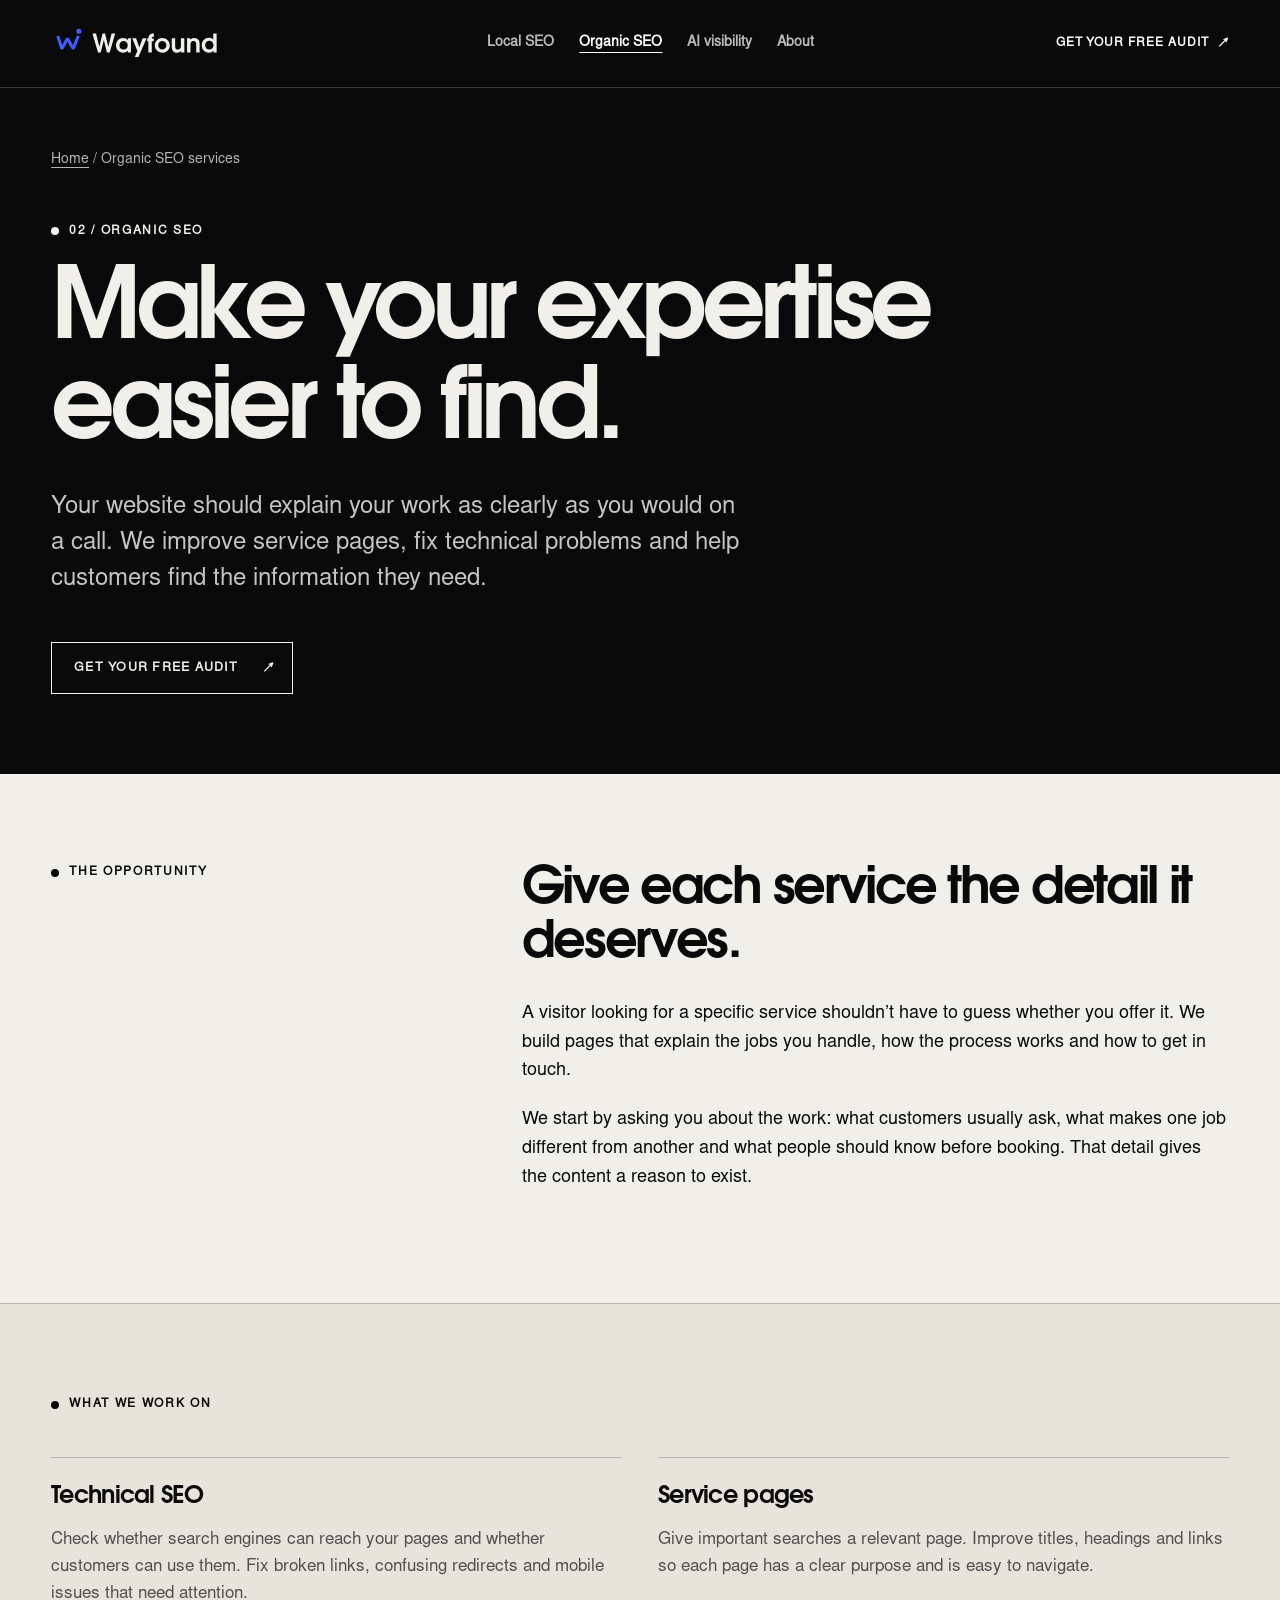
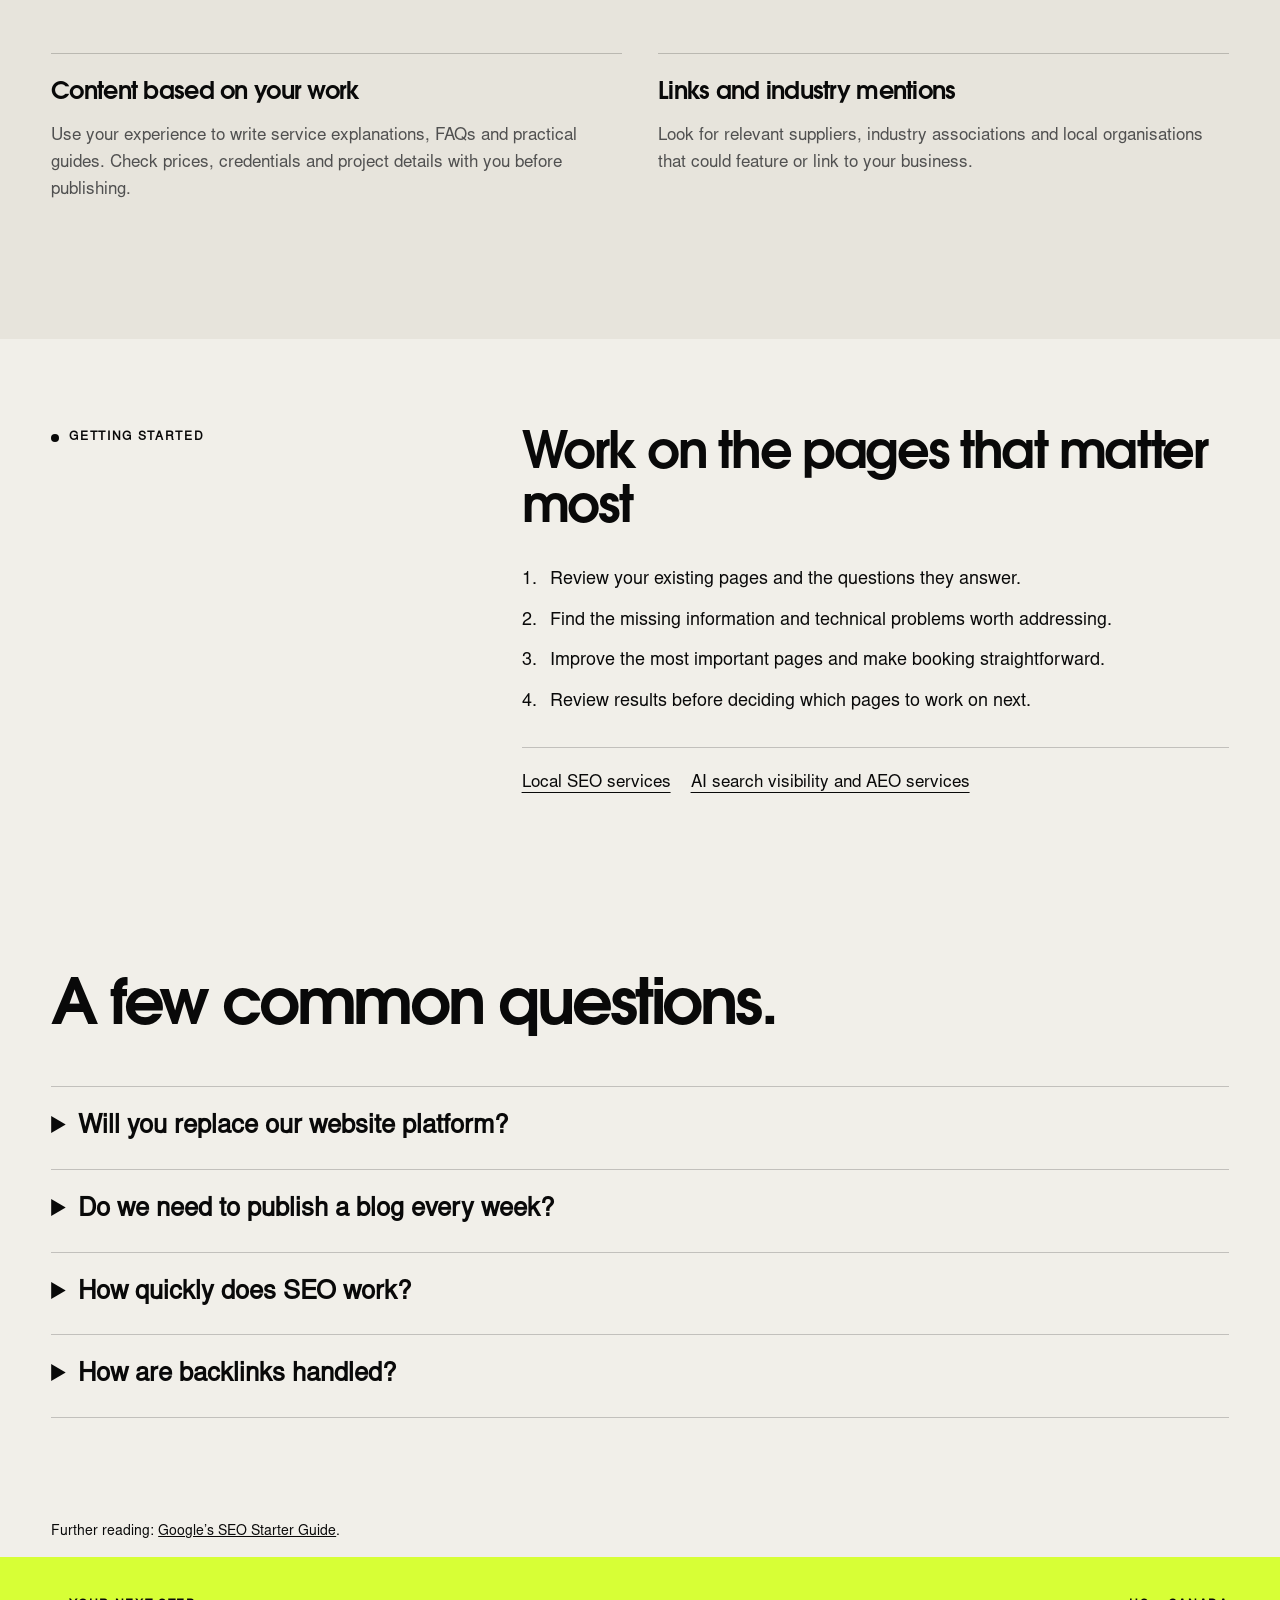
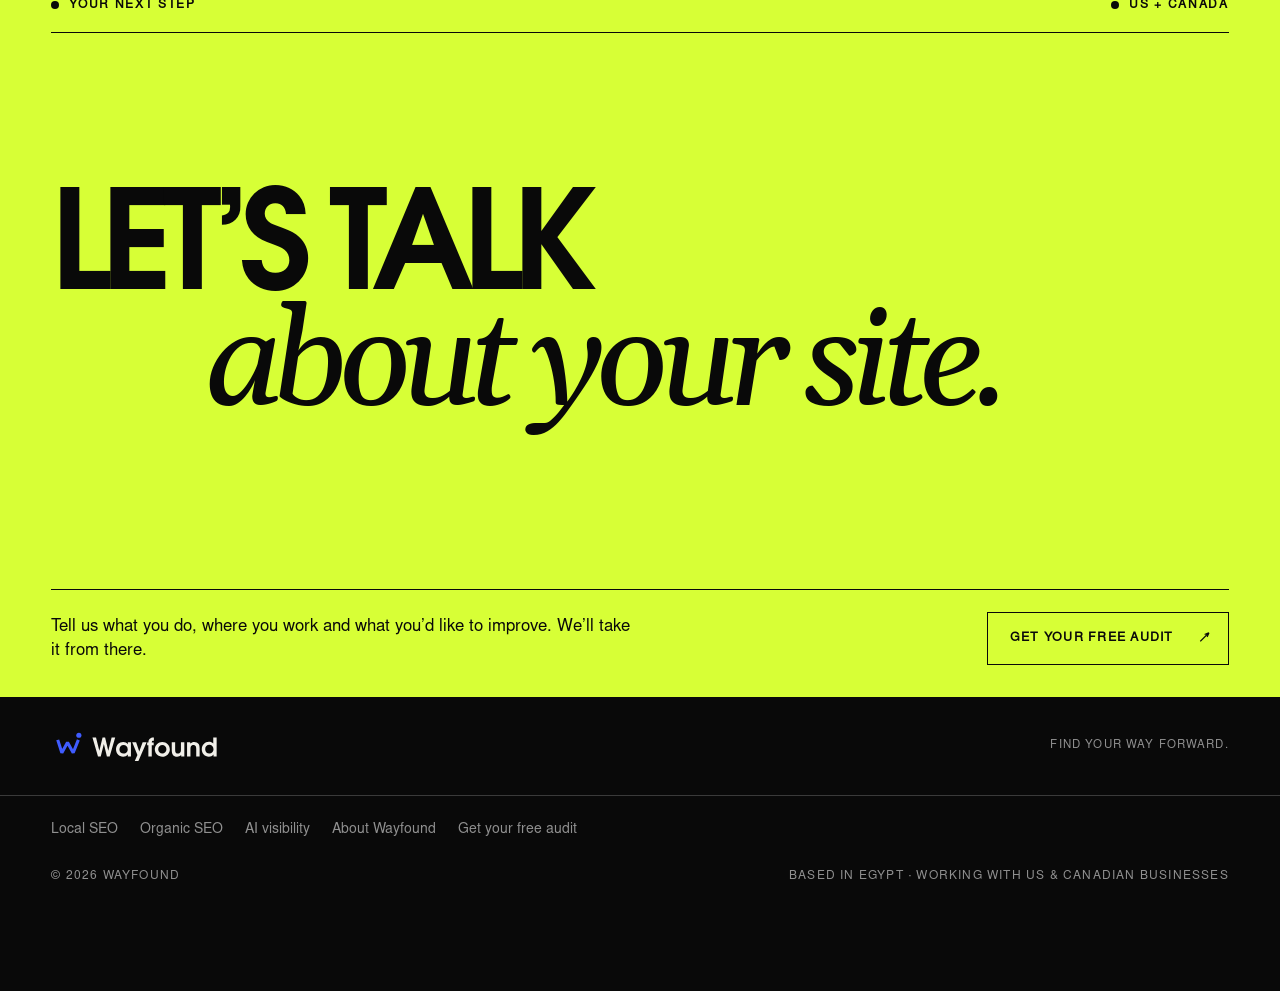
<file: organic-seo.html>
<!doctype html><html lang="en"><head><meta charset="utf-8"><meta name="viewport" content="width=device-width, initial-scale=1, viewport-fit=cover"><title>Organic SEO &amp; Content for Service Businesses | Wayfound</title><meta name="description" content="Technical SEO and useful service content for specialist businesses. Wayfound helps customers find your website and understand what you offer."><link rel="canonical" href="https://wayfoundone.com/organic-seo"><meta name="theme-color" content="#090909"><meta property="og:type" content="website"><meta property="og:site_name" content="Wayfound"><meta property="og:title" content="Organic SEO &amp; Content for Service Businesses | Wayfound"><meta property="og:description" content="Technical SEO and useful service content for specialist businesses. Wayfound helps customers find your website and understand what you offer."><meta property="og:url" content="https://wayfoundone.com/organic-seo"><link rel="icon" type="image/svg+xml" href="/favicon.svg"><link rel="preload" href="/urw-gothic-demi.woff2" as="font" type="font/woff2" crossorigin><link rel="stylesheet" href="/style.css"><script type="application/ld+json">{"@context": "https://schema.org", "@graph": [{"@type": "Organization", "@id": "https://wayfoundone.com/#organization", "name": "Wayfound", "url": "https://wayfoundone.com/", "description": "Independent SEO and AI visibility agency based in Egypt, serving US and Canadian service businesses.", "areaServed": [{"@type": "Country", "name": "United States"}, {"@type": "Country", "name": "Canada"}]}, {"@type": "WebSite", "@id": "https://wayfoundone.com/#website", "url": "https://wayfoundone.com/", "name": "Wayfound", "publisher": {"@id": "https://wayfoundone.com/#organization"}}, {"@type": "WebPage", "@id": "https://wayfoundone.com/organic-seo#webpage", "url": "https://wayfoundone.com/organic-seo", "name": "Organic SEO & Content for Service Businesses | Wayfound", "description": "Technical SEO and useful service content for specialist businesses. Wayfound helps customers find your website and understand what you offer.", "isPartOf": {"@id": "https://wayfoundone.com/#website"}}, {"@type": "Service", "name": "Organic SEO services", "serviceType": "Organic SEO services", "description": "Technical SEO and useful service content for specialist businesses. Wayfound helps customers find your website and understand what you offer.", "provider": {"@id": "https://wayfoundone.com/#organization"}, "areaServed": [{"@type": "Country", "name": "United States"}, {"@type": "Country", "name": "Canada"}]}]}</script></head><body class="has-sticky"><a class="skip-link" href="#main">Skip to content</a><nav class="nav" id="nav" aria-label="Primary navigation"><div class="wrap nav-inner"><a class="wordmark" href="/" aria-label="Wayfound home"><svg class="brand-logo" xmlns="http://www.w3.org/2000/svg" viewBox="0 0 378.1 78" role="img" aria-label="Wayfound"><g transform="translate(6 10)" color="#3f5cff"><path d="M7 15 15 40 26 20 37 40 47 15" fill="none" stroke="currentColor" stroke-width="6" stroke-linejoin="bevel"/><circle cx="48" cy="6" r="5" fill="currentColor"/></g><path d="M91.088 57.0H96.434L102.473 32.7945L108.3635 57.0H113.759L124.451 20.4195H117.521L111.0365 45.9615L104.8985 20.4195H99.9485L93.7115 45.9615L87.2765 20.4195H80.3465ZM154.9925 29.576999999999998H148.95350000000002V33.239999999999995C146.6765 30.220499999999998 143.954 28.9335 139.994 28.9335C131.876 28.9335 126.03500000000001 35.022 126.03500000000001 43.3875C126.03500000000001 51.653999999999996 131.8265 57.6435 139.84550000000002 57.6435C143.7065 57.6435 146.33 56.4555 148.95350000000002 53.436V57.0H154.9925ZM140.687 34.9725C145.3895 34.9725 148.7555 38.486999999999995 148.7555 43.4865C148.7555 45.466499999999996 147.9635 47.7435 146.77550000000002 49.1295C145.43900000000002 50.763 143.31050000000002 51.6045 140.786 51.6045C135.98450000000003 51.6045 132.668 48.3375 132.668 43.536C132.668 38.536500000000004 135.98450000000003 34.9725 140.687 34.9725ZM162.41750000000002 66.1575H169.49600000000004L185.336 29.576999999999998H177.71300000000002L171.12950000000004 47.3475L165.04100000000003 29.576999999999998H157.51700000000002L167.56550000000004 54.426ZM188.80100000000004 57.0H195.38450000000003V35.5665H199.09700000000004V30.072H195.38450000000003C195.43400000000003 27.5475 196.27550000000002 26.755499999999998 198.89900000000003 26.755499999999998H199.49300000000002V20.518499999999996C198.70100000000002 20.4195 198.35450000000003 20.4195 197.85950000000003 20.4195C194.98850000000004 20.4195 192.66200000000003 21.458999999999996 190.97900000000004 23.488500000000002C189.64250000000004 25.072499999999998 189.14750000000004 26.656499999999998 188.80100000000004 30.072H186.42500000000004V35.5665H188.80100000000004ZM215.77850000000004 28.9335C207.80900000000005 28.9335 201.27500000000006 35.418 201.27500000000006 43.2885C201.27500000000006 51.2085 207.80900000000005 57.6435 215.82800000000006 57.6435C223.79750000000004 57.6435 230.43050000000005 51.2085 230.43050000000005 43.4865C230.43050000000005 35.319 224.04500000000004 28.9335 215.77850000000004 28.9335ZM215.82800000000006 34.9725C220.23350000000005 34.9725 223.79750000000004 38.685 223.79750000000004 43.2885C223.79750000000004 47.891999999999996 220.23350000000005 51.6045 215.87750000000005 51.6045C211.42250000000004 51.6045 207.90800000000004 47.891999999999996 207.90800000000004 43.189499999999995C207.90800000000004 38.685 211.47200000000004 34.9725 215.82800000000006 34.9725ZM258.54650000000004 29.576999999999998H251.96300000000005V42.4965C251.96300000000005 46.1595 251.71550000000005 47.891999999999996 250.92350000000005 49.08C249.98300000000006 50.713499999999996 248.15150000000006 51.6045 245.92400000000006 51.6045C244.24100000000004 51.6045 242.95400000000006 51.06 242.06300000000005 49.872C241.12250000000006 48.684 240.72650000000004 46.704 240.72650000000004 42.9915V29.576999999999998H234.14300000000006V44.2785C234.14300000000006 48.9315 234.68750000000006 51.357 236.22200000000007 53.5845C238.05350000000004 56.208 240.97400000000005 57.6435 244.58750000000006 57.6435C247.90400000000005 57.6435 249.93350000000007 56.802 252.45800000000006 54.3765V57.0H258.54650000000004ZM263.8430000000001 57.0H270.4265000000001V44.0805C270.4265000000001 40.417500000000004 270.6740000000001 38.8335 271.5155000000001 37.497C272.55500000000006 35.8635 274.23800000000006 34.9725 276.3665000000001 34.9725C278.09900000000005 34.9725 279.43550000000005 35.5665 280.32650000000007 36.705C281.2175000000001 37.893 281.61350000000004 39.9225 281.61350000000004 43.585499999999996V57.0H288.19700000000006V42.2985C288.19700000000006 37.397999999999996 287.70200000000006 35.022 286.2170000000001 32.8935C284.43500000000006 30.319499999999998 281.4650000000001 28.9335 277.65350000000007 28.9335C274.48550000000006 28.9335 272.3570000000001 29.8245 269.9315000000001 32.2005V29.576999999999998H263.8430000000001ZM321.21350000000007 20.4195H314.63000000000005V32.0025C312.69950000000006 29.874 309.53150000000005 28.587 306.11600000000004 28.587C298.39400000000006 28.587 292.3550000000001 35.022 292.3550000000001 43.239C292.3550000000001 51.4065 298.2950000000001 57.6435 306.11600000000004 57.6435C309.8285000000001 57.6435 312.5015000000001 56.406 315.1745000000001 53.436V57.0H321.21350000000007ZM307.00700000000006 34.626C311.61050000000006 34.626 315.12500000000006 38.289 315.12500000000006 43.14C315.12500000000006 47.891999999999996 311.61050000000006 51.6045 307.1555000000001 51.6045C302.5520000000001 51.6045 298.98800000000006 47.8425 298.98800000000006 42.942C298.98800000000006 38.2395 302.50250000000005 34.626 307.00700000000006 34.626Z" fill="#f1efe9"/></svg></a><div class="nav-links" id="nav-links"><a href="/local-seo">Local SEO</a><a href="/organic-seo" aria-current="page">Organic SEO</a><a href="/ai-visibility">AI visibility</a><a href="/about">About</a><a class="contact-button" href="/book">Get your free audit <span aria-hidden="true">↗</span></a></div><a class="nav-cta" href="/book">Get your free audit <span aria-hidden="true">↗</span></a><button class="menu-button" type="button" aria-expanded="false" aria-controls="nav-links">Menu</button></div></nav><main id="main"><section class="inner-hero"><div class="wrap"><div class="crumbs"><a href="/">Home</a> / Organic SEO services</div><span class="label">02 / Organic SEO</span><h1>Make your expertise easier to find.</h1><p class="lead">Your website should explain your work as clearly as you would on a call. We improve service pages, fix technical problems and help customers find the information they need.</p><a class="contact-button" href="/book">Get your free audit <span aria-hidden="true">↗</span></a></div></section><section class="page-section"><div class="wrap split-content"><span class="label">The opportunity</span><div><h2>Give each service the detail it deserves.</h2><p>A visitor looking for a specific service shouldn’t have to guess whether you offer it. We build pages that explain the jobs you handle, how the process works and how to get in touch.</p><p>We start by asking you about the work: what customers usually ask, what makes one job different from another and what people should know before booking. That detail gives the content a reason to exist.</p></div></div></section><section class="page-section process-note"><div class="wrap"><span class="label">What we work on</span><div class="deliverables"><article class="deliverable"><h3>Technical SEO</h3><p>Check whether search engines can reach your pages and whether customers can use them. Fix broken links, confusing redirects and mobile issues that need attention.</p></article><article class="deliverable"><h3>Service pages</h3><p>Give important searches a relevant page. Improve titles, headings and links so each page has a clear purpose and is easy to navigate.</p></article><article class="deliverable"><h3>Content based on your work</h3><p>Use your experience to write service explanations, FAQs and practical guides. Check prices, credentials and project details with you before publishing.</p></article><article class="deliverable"><h3>Links and industry mentions</h3><p>Look for relevant suppliers, industry associations and local organisations that could feature or link to your business.</p></article></div></div></section><section class="page-section"><div class="wrap split-content"><span class="label">Getting started</span><div><h2>Work on the pages that matter most</h2><ol class="plain-list"><li>Review your existing pages and the questions they answer.</li><li>Find the missing information and technical problems worth addressing.</li><li>Improve the most important pages and make booking straightforward.</li><li>Review results before deciding which pages to work on next.</li></ol><div class="related"><a href="/local-seo">Local SEO services</a><a href="/ai-visibility">AI search visibility and AEO services</a></div></div></div></section><section class="faq"><div class="wrap"><h2>A few common questions.</h2><details><summary>Will you replace our website platform?</summary><p>Usually, we start with what you have. If the platform is holding you back, we’ll explain the issue and your options before recommending a change.</p></details><details><summary>Do we need to publish a blog every week?</summary><p>Not necessarily. Improving a service page may do more for your business than publishing another general article. We’ll recommend content that answers a real customer question.</p></details><details><summary>How quickly does SEO work?</summary><p>It depends on your starting point and competition. Some fixes show an effect sooner, while more competitive searches can take months. We’ll review progress with you rather than promise a deadline for a particular ranking.</p></details><details><summary>How are backlinks handled?</summary><p>We look for relevant websites that have a reason to mention your business. We don’t buy bulk link packages or use automated link schemes.</p></details></div></section><div class="wrap"><p class="article-source">Further reading: <a href="https://developers.google.com/search/docs/fundamentals/seo-starter-guide" target="_blank" rel="noopener noreferrer">Google’s SEO Starter Guide</a>.</p></div><section class="contact"><div class="wrap"><div class="contact-top"><span class="label">Your next step</span><span class="label">US + Canada</span></div><div class="contact-main"><h2>Let’s talk<br><span>about your site.</span></h2></div><div class="contact-row"><p>Tell us what you do, where you work and what you’d like to improve. We’ll take it from there.</p><a class="contact-button" href="/book">Get your free audit <span aria-hidden="true">↗</span></a></div></div></section></main><footer class="footer"><div class="wrap footer-brand"><a class="wordmark" href="/" aria-label="Wayfound home"><svg class="brand-logo" xmlns="http://www.w3.org/2000/svg" viewBox="0 0 378.1 78" role="img" aria-label="Wayfound"><g transform="translate(6 10)" color="#3f5cff"><path d="M7 15 15 40 26 20 37 40 47 15" fill="none" stroke="currentColor" stroke-width="6" stroke-linejoin="bevel"/><circle cx="48" cy="6" r="5" fill="currentColor"/></g><path d="M91.088 57.0H96.434L102.473 32.7945L108.3635 57.0H113.759L124.451 20.4195H117.521L111.0365 45.9615L104.8985 20.4195H99.9485L93.7115 45.9615L87.2765 20.4195H80.3465ZM154.9925 29.576999999999998H148.95350000000002V33.239999999999995C146.6765 30.220499999999998 143.954 28.9335 139.994 28.9335C131.876 28.9335 126.03500000000001 35.022 126.03500000000001 43.3875C126.03500000000001 51.653999999999996 131.8265 57.6435 139.84550000000002 57.6435C143.7065 57.6435 146.33 56.4555 148.95350000000002 53.436V57.0H154.9925ZM140.687 34.9725C145.3895 34.9725 148.7555 38.486999999999995 148.7555 43.4865C148.7555 45.466499999999996 147.9635 47.7435 146.77550000000002 49.1295C145.43900000000002 50.763 143.31050000000002 51.6045 140.786 51.6045C135.98450000000003 51.6045 132.668 48.3375 132.668 43.536C132.668 38.536500000000004 135.98450000000003 34.9725 140.687 34.9725ZM162.41750000000002 66.1575H169.49600000000004L185.336 29.576999999999998H177.71300000000002L171.12950000000004 47.3475L165.04100000000003 29.576999999999998H157.51700000000002L167.56550000000004 54.426ZM188.80100000000004 57.0H195.38450000000003V35.5665H199.09700000000004V30.072H195.38450000000003C195.43400000000003 27.5475 196.27550000000002 26.755499999999998 198.89900000000003 26.755499999999998H199.49300000000002V20.518499999999996C198.70100000000002 20.4195 198.35450000000003 20.4195 197.85950000000003 20.4195C194.98850000000004 20.4195 192.66200000000003 21.458999999999996 190.97900000000004 23.488500000000002C189.64250000000004 25.072499999999998 189.14750000000004 26.656499999999998 188.80100000000004 30.072H186.42500000000004V35.5665H188.80100000000004ZM215.77850000000004 28.9335C207.80900000000005 28.9335 201.27500000000006 35.418 201.27500000000006 43.2885C201.27500000000006 51.2085 207.80900000000005 57.6435 215.82800000000006 57.6435C223.79750000000004 57.6435 230.43050000000005 51.2085 230.43050000000005 43.4865C230.43050000000005 35.319 224.04500000000004 28.9335 215.77850000000004 28.9335ZM215.82800000000006 34.9725C220.23350000000005 34.9725 223.79750000000004 38.685 223.79750000000004 43.2885C223.79750000000004 47.891999999999996 220.23350000000005 51.6045 215.87750000000005 51.6045C211.42250000000004 51.6045 207.90800000000004 47.891999999999996 207.90800000000004 43.189499999999995C207.90800000000004 38.685 211.47200000000004 34.9725 215.82800000000006 34.9725ZM258.54650000000004 29.576999999999998H251.96300000000005V42.4965C251.96300000000005 46.1595 251.71550000000005 47.891999999999996 250.92350000000005 49.08C249.98300000000006 50.713499999999996 248.15150000000006 51.6045 245.92400000000006 51.6045C244.24100000000004 51.6045 242.95400000000006 51.06 242.06300000000005 49.872C241.12250000000006 48.684 240.72650000000004 46.704 240.72650000000004 42.9915V29.576999999999998H234.14300000000006V44.2785C234.14300000000006 48.9315 234.68750000000006 51.357 236.22200000000007 53.5845C238.05350000000004 56.208 240.97400000000005 57.6435 244.58750000000006 57.6435C247.90400000000005 57.6435 249.93350000000007 56.802 252.45800000000006 54.3765V57.0H258.54650000000004ZM263.8430000000001 57.0H270.4265000000001V44.0805C270.4265000000001 40.417500000000004 270.6740000000001 38.8335 271.5155000000001 37.497C272.55500000000006 35.8635 274.23800000000006 34.9725 276.3665000000001 34.9725C278.09900000000005 34.9725 279.43550000000005 35.5665 280.32650000000007 36.705C281.2175000000001 37.893 281.61350000000004 39.9225 281.61350000000004 43.585499999999996V57.0H288.19700000000006V42.2985C288.19700000000006 37.397999999999996 287.70200000000006 35.022 286.2170000000001 32.8935C284.43500000000006 30.319499999999998 281.4650000000001 28.9335 277.65350000000007 28.9335C274.48550000000006 28.9335 272.3570000000001 29.8245 269.9315000000001 32.2005V29.576999999999998H263.8430000000001ZM321.21350000000007 20.4195H314.63000000000005V32.0025C312.69950000000006 29.874 309.53150000000005 28.587 306.11600000000004 28.587C298.39400000000006 28.587 292.3550000000001 35.022 292.3550000000001 43.239C292.3550000000001 51.4065 298.2950000000001 57.6435 306.11600000000004 57.6435C309.8285000000001 57.6435 312.5015000000001 56.406 315.1745000000001 53.436V57.0H321.21350000000007ZM307.00700000000006 34.626C311.61050000000006 34.626 315.12500000000006 38.289 315.12500000000006 43.14C315.12500000000006 47.891999999999996 311.61050000000006 51.6045 307.1555000000001 51.6045C302.5520000000001 51.6045 298.98800000000006 47.8425 298.98800000000006 42.942C298.98800000000006 38.2395 302.50250000000005 34.626 307.00700000000006 34.626Z" fill="#f1efe9"/></svg></a><span>Find your way forward.</span></div><div class="wrap"><div class="footer-links"><a href="/local-seo">Local SEO</a><a href="/organic-seo">Organic SEO</a><a href="/ai-visibility">AI visibility</a><a href="/about">About Wayfound</a><a href="/book">Get your free audit</a></div></div><div class="wrap footer-bottom"><span>© 2026 Wayfound</span><span>Based in Egypt · Working with US &amp; Canadian businesses</span></div></footer><div class="sticky-cta" id="sticky-cta" role="region" aria-label="Free audit"><p>Free audit call. No obligation.</p><a href="/book">Get your free audit <span aria-hidden="true">↗</span></a></div><script src="/site-config.js"></script><script src="/site.js" defer></script></body></html>
</file>
<file: style.css>
@font-face{font-family:WayfoundDisplay;src:url('/urw-gothic-demi.woff2') format('woff2');font-weight:700;font-display:swap}
@font-face{font-family:WayfoundBody;src:url('/nimbus-sans-regular.woff2') format('woff2');font-weight:400;font-display:swap}
@font-face{font-family:GelasioWeb;src:url('/gelasio-italic.woff2') format('woff2');font-style:italic;font-weight:400;font-display:swap}

:root{--ink:#090909;--paper:#f1efe9;--paper-2:#e7e4dc;--blue:#3f5cff;--acid:#d7ff36;--line-dark:rgba(255,255,255,.20);--line-light:rgba(9,9,9,.20);--max:1480px;--gutter:clamp(20px,4vw,64px);--ease:cubic-bezier(.16,1,.3,1)}
*{box-sizing:border-box}html{scroll-behavior:smooth}
body{margin:0;color:var(--ink);background:var(--paper);font-family:"Helvetica Neue",Helvetica,Arial,sans-serif;font-size:16px;line-height:1.45;overflow-x:hidden}
a{color:inherit;text-decoration:none}button{font:inherit}::selection{background:var(--blue);color:#fff}
.wrap{width:min(100%,var(--max));margin-inline:auto;padding-inline:var(--gutter)}
.label{display:inline-flex;align-items:center;gap:10px;font-size:.75rem;font-weight:700;letter-spacing:.14em;text-transform:uppercase}
.label::before{content:"";width:8px;height:8px;border-radius:50%;background:currentColor}
.nav{position:absolute;inset:0 0 auto;z-index:30;height:88px;color:#fff;border-bottom:1px solid var(--line-dark)}
.nav-inner{height:100%;display:grid;grid-template-columns:1fr auto 1fr;align-items:center;gap:28px}
.wordmark{display:inline-flex;align-items:center;justify-self:start;gap:11px;font-size:1.8rem;font-weight:800;letter-spacing:-.065em;line-height:1;white-space:nowrap}
.footer .footer-brand{align-items:center;padding-bottom:28px;border-bottom:1px solid var(--line-dark);margin-bottom:24px}
.contact-button{cursor:pointer;background:transparent}
.nav-links{display:flex;gap:34px;font-size:.82rem;font-weight:600}.nav-links a{opacity:.72;transition:opacity .2s ease}.nav-links a:hover{opacity:1}
.nav-cta{justify-self:end;display:flex;align-items:center;gap:10px;font-size:.78rem;font-weight:800;letter-spacing:.08em;text-transform:uppercase}
.menu-button{display:none;color:#fff;background:transparent;border:0;padding:8px;justify-self:end}
.hero{position:relative;min-height:850px;height:100svh;color:#fff;background:var(--ink);isolation:isolate;overflow:hidden}
.hero::after{content:"";position:absolute;inset:0;z-index:-2;opacity:.12;background-image:linear-gradient(rgba(255,255,255,.13) 1px,transparent 1px),linear-gradient(90deg,rgba(255,255,255,.13) 1px,transparent 1px);background-size:11.11vw 11.11vw;mask-image:linear-gradient(to bottom,#000,transparent 84%)}
.hero-glow{position:absolute;z-index:-1;width:min(54vw,780px);aspect-ratio:1;left:var(--x,65%);top:var(--y,42%);translate:-50% -50%;border-radius:50%;background:radial-gradient(circle,rgba(63,92,255,.95) 0%,rgba(63,92,255,.45) 25%,rgba(63,92,255,.12) 52%,transparent 72%);filter:blur(8px)}
.hero-inner{position:relative;height:100%;padding-top:150px;padding-bottom:42px;display:grid;grid-template-rows:auto 1fr auto}
.hero-top{display:flex;justify-content:space-between;align-items:flex-start;gap:24px}
.hero-top p{margin:0;width:min(390px,45%);font-size:clamp(1rem,1.25vw,1.28rem);color:rgba(255,255,255,.72)}
.hero-title{align-self:center;margin:4vh 0}
.hero-title span{display:block;font-size:clamp(5.1rem,12.5vw,13.2rem);font-weight:800;letter-spacing:-.075em;line-height:.76;text-transform:uppercase}
.hero-title .line-2{margin-left:9vw;color:transparent;-webkit-text-stroke:1.5px rgba(255,255,255,.85)}
.hero-title .line-3{margin-left:22vw}
.hero-bottom{display:grid;grid-template-columns:1fr 1.3fr auto;align-items:end;gap:28px;border-top:1px solid var(--line-dark);padding-top:22px}
.hero-bottom small{display:block;color:rgba(255,255,255,.46);text-transform:uppercase;letter-spacing:.12em;font-size:.68rem;margin-bottom:6px}
.hero-bottom p{margin:0;max-width:510px;color:rgba(255,255,255,.75);font-size:.95rem}
.arrow-link{display:inline-flex;align-items:center;gap:18px;font-size:.78rem;font-weight:800;letter-spacing:.1em;text-transform:uppercase;white-space:nowrap}
.ticker{background:var(--acid);color:var(--ink);overflow:hidden;border-block:1px solid var(--ink)}
.ticker-track{width:max-content;display:flex}
.ticker-track span{display:inline-flex;align-items:center;gap:26px;padding:17px 24px;font-size:.75rem;font-weight:800;letter-spacing:.12em;text-transform:uppercase}
.ticker-track span::after{content:"✦";font-size:1rem}
.intro{padding:clamp(100px,13vw,190px) 0}
.section-grid{display:grid;grid-template-columns:minmax(160px,.55fr) 1.45fr;gap:5vw}
.section-kicker{color:rgba(9,9,9,.52)}
.intro h2{margin:-.1em 0 44px;max-width:1080px;font-size:clamp(3.1rem,6.9vw,7.5rem);line-height:.92;letter-spacing:-.06em;font-weight:700}
.intro h2 em{font-family:Georgia,GelasioWeb,"Times New Roman",serif;font-weight:400}
.intro-copy{display:grid;grid-template-columns:1fr 1fr;gap:8vw;border-top:1px solid var(--line-light);padding-top:28px}
.intro-copy p{margin:0;max-width:500px;font-size:clamp(1.05rem,1.55vw,1.35rem)}.intro-copy p:last-child{color:rgba(9,9,9,.57)}
.work{background:var(--blue);color:#fff;padding:clamp(90px,10vw,150px) 0}
.work-head{display:flex;justify-content:space-between;align-items:flex-end;gap:24px;margin-bottom:66px}
.work-head h2{margin:0;font-size:clamp(3.8rem,8vw,8.5rem);line-height:.82;letter-spacing:-.065em;text-transform:uppercase}
.work-head p{margin:0 0 8px;max-width:360px;color:rgba(255,255,255,.72)}
.service-list{border-top:1px solid rgba(255,255,255,.35)}
.service{display:grid;grid-template-columns:80px 1fr 1fr 56px;gap:30px;align-items:start;padding:34px 0 38px;border-bottom:1px solid rgba(255,255,255,.35)}
.service-num{font-size:.72rem;font-weight:800;letter-spacing:.12em;opacity:.65}
.service h3{margin:-.15em 0 0;font-size:clamp(2rem,3.6vw,4rem);line-height:.95;letter-spacing:-.045em;font-weight:600}
.service p{margin:0;max-width:500px;color:rgba(255,255,255,.73);font-size:1rem}
.service-icon{width:42px;height:42px;border:1px solid rgba(255,255,255,.55);border-radius:50%;display:grid;place-items:center;font-size:1.2rem}
.signal{background:var(--ink);color:#fff;padding:clamp(100px,12vw,180px) 0;overflow:hidden}
.signal-grid{display:grid;grid-template-columns:.8fr 1.2fr;gap:8vw;align-items:center}
.signal-copy h2{margin:22px 0 28px;max-width:650px;font-size:clamp(3.2rem,6.6vw,7rem);line-height:.9;letter-spacing:-.058em}
.signal-copy p{margin:0;max-width:500px;color:rgba(255,255,255,.62);font-size:1.08rem}
.signal-visual{position:relative;min-height:540px;display:flex;flex-direction:column;justify-content:center;gap:13px}
.signal-row{display:grid;grid-template-columns:110px 1fr 40px;align-items:center;gap:16px;font-size:.72rem;font-weight:800;letter-spacing:.1em;text-transform:uppercase}
.bar{height:42px;border:1px solid rgba(255,255,255,.18);overflow:hidden}
.bar>i{display:block;height:100%;width:var(--w);background:var(--blue)}
.signal-row:nth-child(2) .bar>i{background:var(--acid)}.signal-row:nth-child(3) .bar>i{background:#fff}.signal-row:nth-child(4) .bar>i{background:#8fa0ff}
.signal-note{position:absolute;right:-4%;bottom:3%;width:170px;aspect-ratio:1;border:1px solid rgba(255,255,255,.28);border-radius:50%;display:grid;place-items:center;text-align:center;font-size:.72rem;letter-spacing:.1em;text-transform:uppercase}
.method{padding:clamp(100px,12vw,180px) 0}
.method h2{margin:26px 0 76px;font-size:clamp(3.2rem,6.8vw,7.5rem);line-height:.88;letter-spacing:-.06em}
.steps{display:grid;grid-template-columns:repeat(4,1fr);border-top:1px solid var(--ink)}
.step{min-height:330px;padding:24px 24px 30px 0;border-right:1px solid var(--line-light);display:flex;flex-direction:column;justify-content:space-between}
.step+.step{padding-left:24px}.step:last-child{border-right:0}
.step-num{font-size:.72rem;font-weight:800;letter-spacing:.12em}
.step h3{margin:auto 0 18px;font-size:clamp(1.55rem,2.2vw,2.5rem);letter-spacing:-.035em;line-height:1}
.step p{margin:0;color:rgba(9,9,9,.55);font-size:.94rem}
.fit{background:var(--paper-2);padding:clamp(90px,11vw,160px) 0;border-top:1px solid var(--ink)}
.fit-grid{display:grid;grid-template-columns:1fr 1.2fr;gap:10vw}
.fit h2{position:sticky;top:40px;margin:22px 0 0;font-size:clamp(3rem,5.5vw,6rem);line-height:.91;letter-spacing:-.055em}
.sector{display:grid;grid-template-columns:70px 1fr;gap:20px;padding:27px 0 32px;border-top:1px solid var(--line-light)}
.sector:last-child{border-bottom:1px solid var(--line-light)}
.sector strong{font-size:.72rem;letter-spacing:.12em}
.sector h3{margin:0 0 8px;font-size:clamp(1.55rem,2.5vw,2.6rem);letter-spacing:-.035em;line-height:1}
.sector p{margin:0;color:rgba(9,9,9,.56)}
.contact{min-height:740px;background:var(--acid);display:flex;align-items:stretch}
.contact .wrap{display:grid;grid-template-rows:auto 1fr auto;padding-top:40px;padding-bottom:32px}
.contact-top{display:flex;justify-content:space-between;border-bottom:1px solid var(--ink);padding-bottom:18px}
.contact-main{display:flex;flex-direction:column;justify-content:center}
.contact h2{margin:0;font-size:clamp(4.3rem,10.8vw,11.5rem);line-height:.78;letter-spacing:-.078em;text-transform:uppercase}
.contact h2 span{display:block;margin-left:12vw;font-family:Georgia,GelasioWeb,"Times New Roman",serif;font-weight:400;font-style:italic;text-transform:none}
.contact-row{display:flex;justify-content:space-between;align-items:end;gap:28px;border-top:1px solid var(--ink);padding-top:22px}
.contact-row p{margin:0;max-width:580px;font-size:1.05rem}
.contact-button{display:inline-flex;align-items:center;gap:26px;border:1px solid var(--ink);padding:16px 18px 16px 22px;font-size:.78rem;font-weight:800;letter-spacing:.1em;text-transform:uppercase}
.footer{background:var(--ink);color:#fff;padding:30px 0}
.footer .wrap{display:flex;justify-content:space-between;gap:28px;color:rgba(255,255,255,.55);font-size:.72rem;letter-spacing:.1em;text-transform:uppercase}
@media(max-width:900px){.nav-inner{grid-template-columns:1fr auto}.nav-links,.nav-cta{display:none}.menu-button{display:block}.hero{min-height:780px}.hero-title span{font-size:clamp(4.35rem,15vw,8rem)}.hero-title .line-2{margin-left:0}.hero-title .line-3{margin-left:8vw}.hero-bottom{grid-template-columns:1fr auto}.hero-bottom>div:nth-child(2){display:none}.section-grid,.signal-grid,.fit-grid{grid-template-columns:1fr}.section-kicker{margin-bottom:42px}.work-head{display:block}.work-head p{margin-top:28px}.service{grid-template-columns:55px 1fr 42px}.service p{grid-column:2/4}.steps{grid-template-columns:1fr 1fr}.step:nth-child(2){border-right:0}.step:nth-child(-n+2){border-bottom:1px solid var(--line-light)}.fit h2{position:static;margin-bottom:56px}}
@media(max-width:600px){.nav{height:72px}.hero{min-height:720px}.hero-inner{padding-top:110px;padding-bottom:26px}.hero-top{display:block}.hero-top p{width:100%;margin-top:22px}.hero-title{margin:auto 0}.hero-title span{font-size:clamp(3.95rem,19.3vw,6rem);line-height:.8}.hero-title .line-3{margin-left:0}.hero-bottom{grid-template-columns:1fr}.hero-bottom .arrow-link{margin-top:8px}.intro-copy{grid-template-columns:1fr;gap:26px}.service{grid-template-columns:42px 1fr 36px;gap:14px}.signal-visual{min-height:400px}.signal-row{grid-template-columns:80px 1fr 32px;gap:10px;font-size:.62rem}.signal-note{display:none}.steps{grid-template-columns:1fr}.step,.step+.step{min-height:240px;padding:24px 0 28px;border-right:0;border-bottom:1px solid var(--line-light)}.contact{min-height:660px}.contact h2 span{margin-left:0}.contact-row{display:block}.contact-button{margin-top:24px}.footer .wrap{flex-direction:column}}
/* the site's override block */
body{font-family:WayfoundBody,Arial,sans-serif}
h1,h2,h3,.hero-title span{font-family:WayfoundDisplay,Arial,sans-serif;font-weight:700}
.hero-title span{line-height:.9;letter-spacing:-.065em}
.brand-logo{display:block;width:195px;height:auto;max-height:43px}.wordmark{display:block}.wordmark .brand-logo{width:195px}
.nav-inner{grid-template-columns:auto 1fr auto}.nav-links{justify-content:center;gap:25px;font-size:14px}
.nav-links .contact-button{display:none}.nav-cta{font-size:12px}.nav-cta .dot{display:none}
.service h3 a{text-decoration:underline;text-decoration-thickness:1px;text-underline-offset:7px}
.footer .wrap{flex-wrap:wrap}.footer-links{display:flex;gap:22px;flex-wrap:wrap;font-size:14px;letter-spacing:0;text-transform:none}
.footer .footer-brand{align-items:center}.footer .footer-bottom{margin-top:28px;font-size:12px}
.inner-hero{background:var(--ink);color:var(--paper);padding:150px 0 80px}
.crumbs{font-size:14px;margin-bottom:50px;color:#b5b5b5}.crumbs a{text-decoration:underline;text-underline-offset:4px}
.inner-hero h1{font-size:clamp(3.2rem,7.8vw,7.8rem);line-height:1;letter-spacing:-.055em;max-width:1050px;margin:22px 0 25px}
.inner-hero .lead{max-width:690px;font-size:clamp(1.15rem,2vw,1.5rem);color:#c4c4c4;line-height:1.5}
.page-section{padding:90px 0}.page-section h2{font-size:clamp(2.3rem,4vw,4.5rem);line-height:1.05;letter-spacing:-.045em;margin:0 0 28px}
.page-section p{font-size:18px;line-height:1.6;max-width:760px;margin:0 0 20px}
.split-content{display:grid;grid-template-columns:.7fr 1.3fr;gap:7vw}
.plain-list{padding-left:20px;font-size:18px;line-height:1.7;max-width:730px}.plain-list li{padding-left:8px;margin:10px 0}
.faq{padding:90px 0}.faq h2{font-size:clamp(2.5rem,5vw,5rem);letter-spacing:-.05em;line-height:1;margin:0 0 45px}
.faq details{border-top:1px solid var(--line-light);padding:23px 0}.faq details:last-child{border-bottom:1px solid var(--line-light)}
.faq summary{font-size:clamp(1.15rem,2.2vw,1.6rem);cursor:pointer;font-weight:700;line-height:1.4}
.faq details p{max-width:800px;font-size:18px;line-height:1.6;margin:18px 0 0;color:#4b4b4b}
.booking-panel{padding:35px;border:1px solid var(--line-light);background:var(--paper-2)}
.booking-panel h2{font-size:2rem}.booking-panel p{font-size:17px}.booking-panel .status{font-size:13px;letter-spacing:.1em;text-transform:uppercase}
@media(max-width:900px){.nav-links .contact-button{display:inline-flex}.split-content{grid-template-columns:1fr;gap:30px}.inner-hero{padding-top:120px}}
@media(max-width:600px){.inner-hero h1{font-size:clamp(2.7rem,11vw,4rem)}.page-section,.faq{padding:60px 0}.brand-logo,.wordmark .brand-logo{width:160px}.hero-title span{font-size:clamp(2.9rem,17vw,6rem);line-height:.96}.hero{min-height:790px}.contact h2{font-size:clamp(2.8rem,10.6vw,5rem);line-height:.95}}

.hero-glow{transition:left .8s var(--ease),top .8s var(--ease)}
.ticker-track{animation:ticker 26s linear infinite}@keyframes ticker{to{transform:translateX(-50%)}}
.service{transition:background .3s ease,padding .3s ease}.service:hover{background:rgba(0,0,0,.1);padding-inline:18px}
.service h3 a{transition:color .2s ease}.service h3 a:hover{color:var(--acid)}
.bar>i{transform-origin:left;transform:scaleX(0);transition:transform 1.2s var(--ease)}
.signal-visual.is-visible .bar>i{transform:scaleX(1)}
.signal-row:nth-child(2) .bar>i{transition-delay:.15s}.signal-row:nth-child(3) .bar>i{transition-delay:.3s}.signal-row:nth-child(4) .bar>i{transition-delay:.45s}
.signal-note{animation:spin 18s linear infinite}@keyframes spin{to{transform:rotate(360deg)}}
.contact-button{transition:color .25s ease,background .25s ease}.contact-button:hover,.contact-button:focus-visible{background:var(--ink);color:#fff}
.arrow-link span{transition:transform .25s ease}.arrow-link:hover span{transform:translate(3px,-3px)}
.nav-cta span{transition:transform .25s ease}.nav-cta:hover span{transform:translate(3px,-3px)}
.nav-links a[aria-current=page]{opacity:1;text-decoration:underline;text-underline-offset:6px}
.wordmark:focus-visible,.nav a:focus-visible,.arrow-link:focus-visible,.contact-button:focus-visible{outline:2px solid var(--acid);outline-offset:6px}
.skip-link{position:absolute;left:20px;top:-80px;z-index:100;background:var(--acid);color:var(--ink);padding:12px}.skip-link:focus{top:12px}
.nav{padding-top:env(safe-area-inset-top,0px)}
.footer{padding-bottom:calc(30px + env(safe-area-inset-bottom,0px))}
.inner-hero .contact-button{margin-top:20px;border-color:var(--paper)}
.inner-hero .contact-button:hover,.inner-hero .contact-button:focus-visible{background:var(--acid);color:var(--ink);border-color:var(--acid)}
.page-section h3{font-size:1.5rem;letter-spacing:-.03em;margin:0 0 15px;line-height:1.2}
.split-content .label{align-self:start}
.deliverables{display:grid;grid-template-columns:1fr 1fr;gap:0 36px;margin-top:40px}
.deliverable{padding:25px 0;border-top:1px solid var(--line-light)}.deliverable p{font-size:17px;color:#505050}
.process-note{background:var(--paper-2);border-top:1px solid var(--line-light)}
.related{padding-top:24px;margin-top:30px;border-top:1px solid var(--line-light);display:flex;flex-wrap:wrap;gap:20px;font-size:17px}
.related a{text-decoration:underline;text-underline-offset:5px}
.article-source{font-size:14px!important}.article-source a{text-decoration:underline}
.booking-panel .contact-button{background:var(--ink);color:var(--paper)}
.footer-links a{transition:color .2s ease}.footer-links a:hover{color:var(--acid)}
@media(max-width:900px){
 .nav.menu-open{height:auto;background:var(--ink)}
 .nav.menu-open .nav-inner{padding-block:26px}
 .nav.menu-open .nav-links{grid-column:1/-1;display:flex;flex-direction:column;align-items:flex-start;padding:24px 0 14px;border-top:1px solid var(--line-dark);font-size:1.3rem}
 .nav-links .contact-button{align-self:flex-start;margin-top:8px}
 .menu-button{min-height:44px}
}
@media(max-width:600px){.deliverables{grid-template-columns:1fr}}
@media(prefers-reduced-motion:reduce){html{scroll-behavior:auto}*,*::before,*::after{animation-duration:.01ms!important;animation-iteration-count:1!important;transition-duration:.01ms!important}.bar>i{transform:scaleX(1)}}

.sticky-cta{position:fixed;left:0;right:0;bottom:0;z-index:50;display:flex;align-items:center;justify-content:center;gap:28px;padding:12px var(--gutter) calc(12px + env(safe-area-inset-bottom,0px));background:var(--ink);color:var(--paper);border-top:1px solid var(--line-dark);transform:translateY(100%);visibility:hidden;transition:transform .3s var(--ease),visibility 0s linear .3s}
.sticky-cta.is-visible{transform:none;visibility:visible;transition:transform .3s var(--ease)}
.sticky-cta p{margin:0;font-size:.95rem;color:rgba(255,255,255,.75)}
.sticky-cta a{display:inline-flex;align-items:center;justify-content:center;gap:14px;background:var(--acid);color:var(--ink);padding:14px 22px;font-size:.78rem;font-weight:800;letter-spacing:.1em;text-transform:uppercase;transition:background .2s ease}
.sticky-cta a:hover,.sticky-cta a:focus-visible{background:#fff}
body.has-sticky .footer{padding-bottom:calc(30px + 76px + env(safe-area-inset-bottom,0px))}
.booking{min-width:0}
.calendly-embed{min-height:720px;background:#fff;border:1px solid var(--line-light)}
.booked{background:#e6f5d0;border:1px solid #a9cf7a;color:#26410c;padding:16px 20px;margin-bottom:16px;font-weight:700}
@media(max-width:600px){.sticky-cta p{display:none}.sticky-cta a{width:100%}.calendly-embed{min-height:800px}}
</file>
